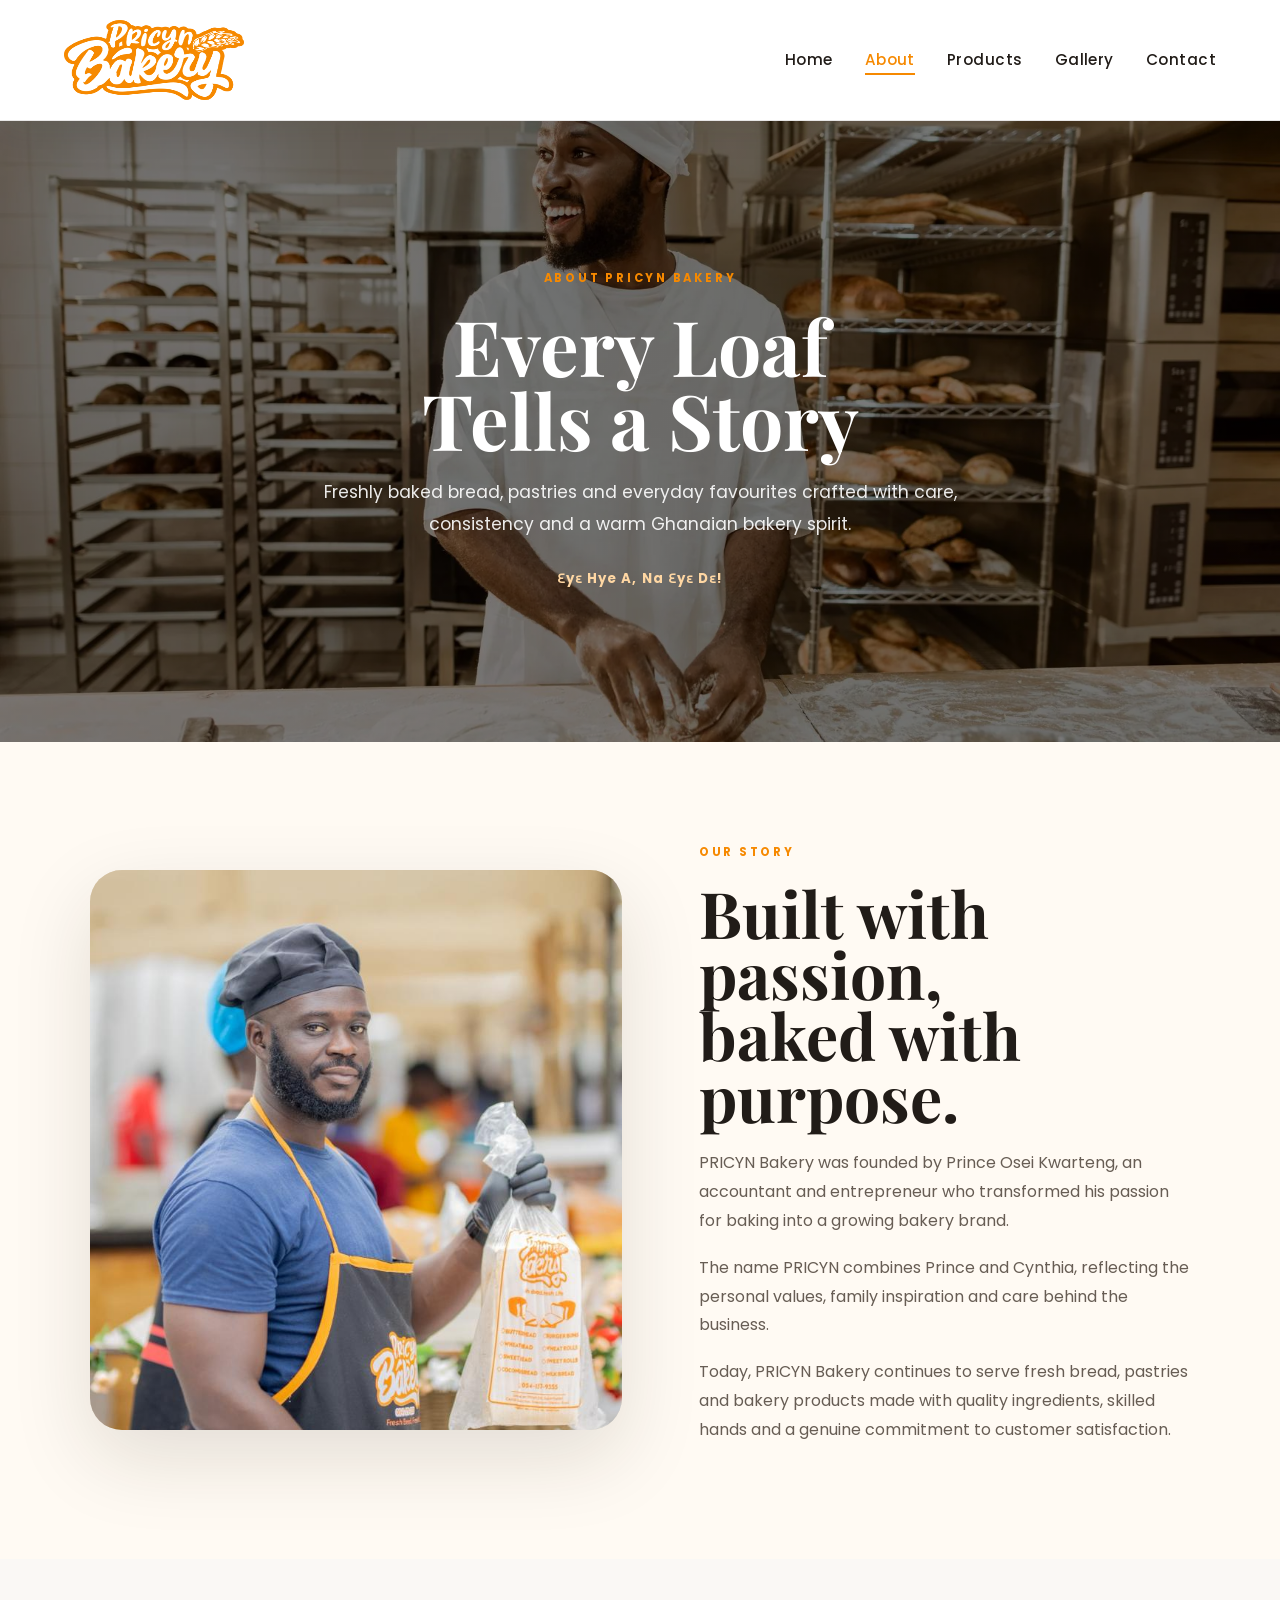
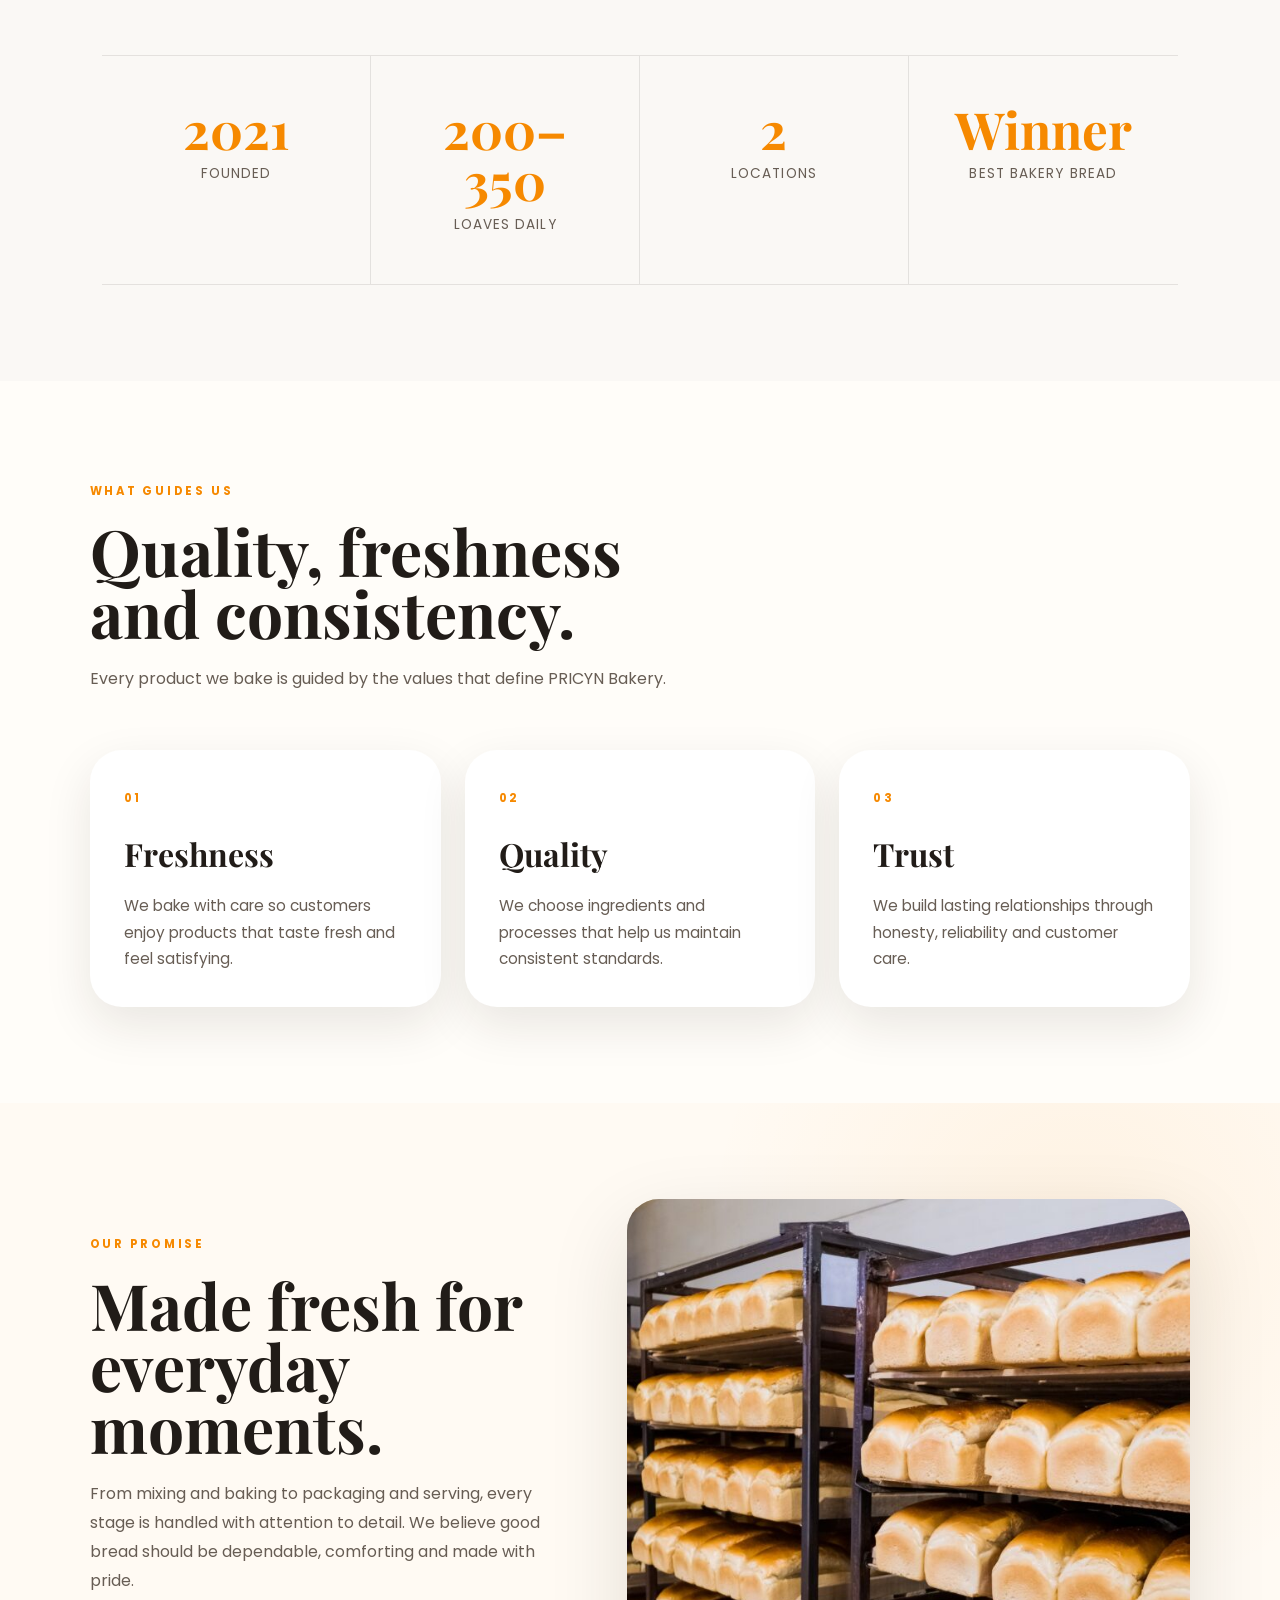
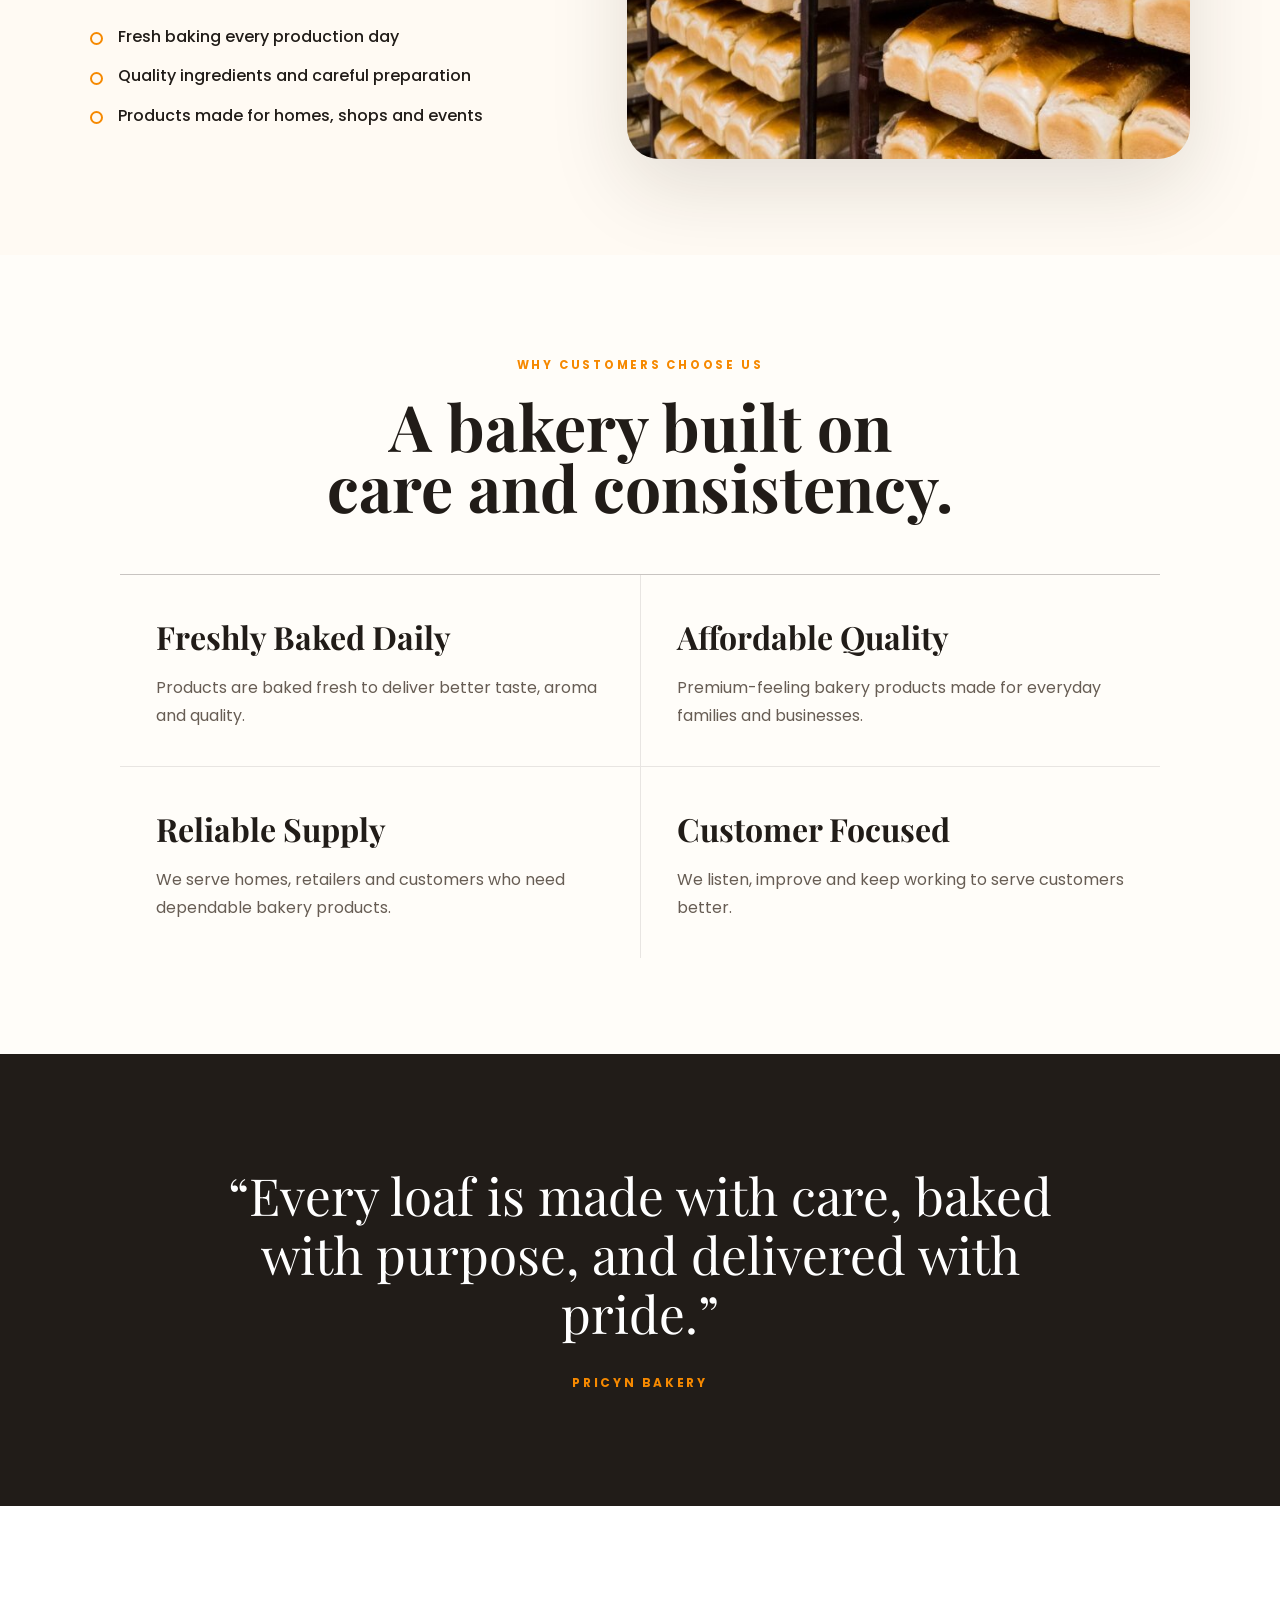
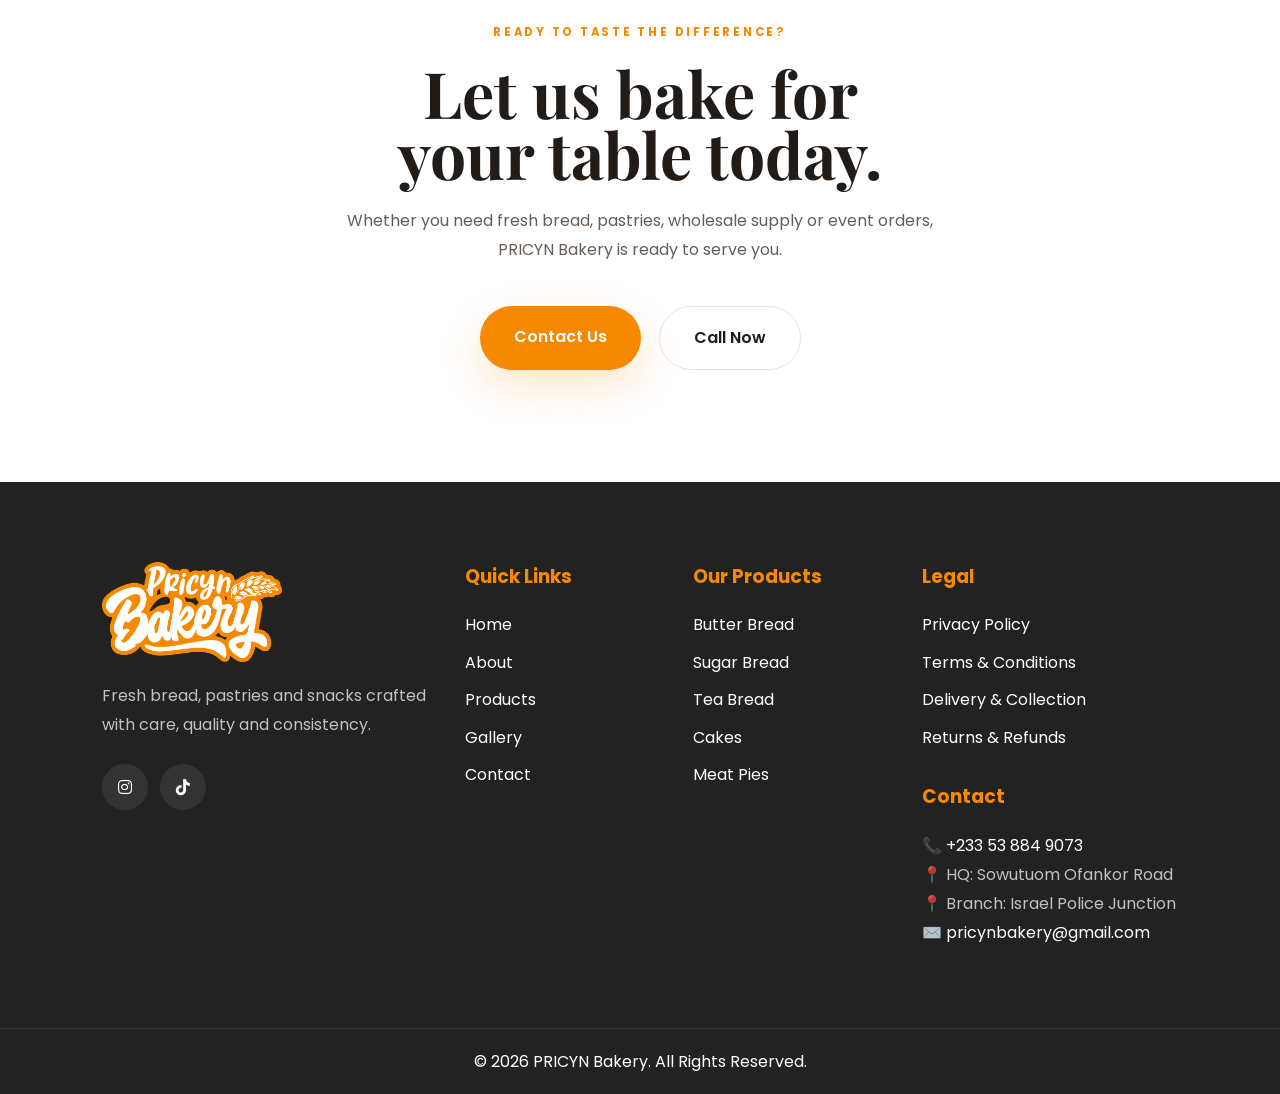
<file: pages/about.html>
<!doctype html>
<html lang="en">
  <head>
    <!-- =====================================
       DOCUMENT METADATA
  ====================================== -->

    <meta charset="UTF-8" />
    <meta name="viewport" content="width=device-width, initial-scale=1.0" />

    <title>
      About PRICYN Bakery | Our Story, Passion & Freshly Baked Tradition
    </title>

    <meta
      name="description"
      content="Learn the story behind PRICYN Bakery, our passion for artisan baking, and our commitment to delivering fresh bread and quality bakery products every day."
    />

    <meta name="robots" content="index, follow" />
    <meta name="author" content="PRICYN Bakery" />
    <meta name="theme-color" content="#F68900" />
    <meta name="color-scheme" content="light" />

    <!-- =====================================
       CANONICAL
  ====================================== -->

    <link rel="canonical" href="https://your-domain.com/pages/about.html" />

    <!-- =====================================
       OPEN GRAPH
  ====================================== -->

    <meta
      property="og:title"
      content="About PRICYN Bakery | Our Story & Passion"
    />

    <meta
      property="og:description"
      content="Discover the story, values and passion behind PRICYN Bakery and how we craft fresh bread and baked goods every day."
    />

    <meta
      property="og:image"
      content="https://your-domain.com/images/hero/about-hero.jpg"
    />

    <meta
      property="og:url"
      content="https://your-domain.com/pages/about.html"
    />

    <meta property="og:type" content="website" />
    <meta property="og:site_name" content="PRICYN Bakery" />
    <meta property="og:locale" content="en_GH" />

    <!-- =====================================
       TWITTER / X
  ====================================== -->

    <meta name="twitter:card" content="summary_large_image" />

    <meta
      name="twitter:title"
      content="About PRICYN Bakery | Our Story & Passion"
    />

    <meta
      name="twitter:description"
      content="Learn about the passion, people and craftsmanship behind PRICYN Bakery."
    />

    <meta
      name="twitter:image"
      content="https://your-domain.com/images/hero/about-hero.jpg"
    />

    <!-- =====================================
       PERFORMANCE
  ====================================== -->

    <link rel="preconnect" href="https://fonts.googleapis.com" />

    <link rel="preconnect" href="https://fonts.gstatic.com" crossorigin />

    <link
      rel="preload"
      as="image"
      href="../images/hero/about-hero.webp"
      fetchpriority="high"
      type="image/webp"
    />

    <!-- =====================================
       FONTS & ICONS
  ====================================== -->

    <link
      href="https://fonts.googleapis.com/css2?family=Playfair+Display:wght@600;700&family=Poppins:wght@300;400;500;600&display=swap"
      rel="stylesheet"
    />

    <link
      rel="stylesheet"
      href="https://cdnjs.cloudflare.com/ajax/libs/font-awesome/6.5.2/css/all.min.css"
    />

    <!-- =====================================
       STYLESHEETS
  ====================================== -->

    <link rel="stylesheet" href="../css/style.css" />
    <link rel="stylesheet" href="../css/about.css" />

    <!-- =====================================
       FAVICONS
  ====================================== -->

    <link rel="icon" href="../images/logo/favicon.ico" sizes="any" />

    <link rel="icon" type="image/svg+xml" href="../images/logo/favicon.svg" />

    <link
      rel="icon"
      type="image/png"
      sizes="96x96"
      href="../images/logo/favicon-96x96.png"
    />

    <link
      rel="apple-touch-icon"
      sizes="180x180"
      href="../images/logo/apple-touch-icon.png"
    />

    <link rel="manifest" href="../images/logo/site.webmanifest" />

    <!-- =====================================
       MOBILE WEB APP
  ====================================== -->

    <meta name="mobile-web-app-capable" content="yes" />

    <meta name="apple-mobile-web-app-capable" content="yes" />

    <meta name="apple-mobile-web-app-status-bar-style" content="default" />

    <meta name="apple-mobile-web-app-title" content="PRICYN Bakery" />

    <meta name="application-name" content="PRICYN Bakery" />

    <!-- =====================================
       LOCAL BUSINESS SCHEMA
  ====================================== -->

    <script type="application/ld+json">
      {
        "@context": "https://schema.org",
        "@type": "Bakery",
        "name": "PRICYN Bakery",
        "url": "https://your-domain.com",
        "logo": "https://your-domain.com/images/logo/pb-prime.png",
        "image": "https://your-domain.com/images/hero/about-hero.jpg",
        "telephone": "+233538849073",
        "email": "pricynbakery@gmail.com",
        "priceRange": "$$",
        "servesCuisine": "Bakery Products",
        "address": {
          "@type": "PostalAddress",
          "streetAddress": "Sowutuom Ofankor Road",
          "addressLocality": "Accra",
          "addressCountry": "GH"
        },
        "openingHoursSpecification": [
          {
            "@type": "OpeningHoursSpecification",
            "dayOfWeek": [
              "Monday",
              "Tuesday",
              "Thursday",
              "Friday",
              "Saturday"
            ],
            "opens": "06:00",
            "closes": "22:00"
          }
        ],
        "sameAs": [
          "https://www.instagram.com/pricyn.bakery",
          "https://www.tiktok.com/@pricyn.bakery"
        ],
        "contactPoint": {
          "@type": "ContactPoint",
          "telephone": "+233538849073",
          "contactType": "customer service",
          "areaServed": "GH",
          "availableLanguage": ["English", "Twi"]
        }
      }
    </script>
  </head>

  <body>
    <!-- =====================================
         PAGE TRANSITION LOADER
    ====================================== -->
    <div class="page-loader">
      <img
        src="../images/logo/pb-prime.png"
        alt="PRICYN Bakery"
        class="page-loader-logo"
      />
    </div>

    <!-- =====================================
         SITE HEADER / NAVIGATION
    ====================================== -->
    <header>
      <nav class="navbar" aria-label="Primary navigation">
        <a href="../index.html" aria-label="PRICYN Bakery home">
          <div class="logo">
            <img
              src="../images/logo/pb-prime.png"
              alt="PRICYN Bakery Logo"
              width="180"
              height="96"
              decoding="async"
            />
          </div>
        </a>

        <button
          type="button"
          class="hamburger"
          aria-label="Toggle navigation menu"
          aria-expanded="false"
        >
          <span></span>
          <span></span>
          <span></span>
        </button>

        <ul class="nav-links">
          <li><a href="../index.html">Home</a></li>
          <li><a href="about.html" aria-current="page">About</a></li>
          <li><a href="products.html">Products</a></li>
          <li><a href="gallery.html">Gallery</a></li>
          <li><a href="contact.html">Contact</a></li>
        </ul>
      </nav>
    </header>

    <!-- =====================================
         ABOUT HERO
    ====================================== -->
    <section class="about-hero">
      <div class="about-hero-overlay">
        <div class="about-hero-content">
          <span>ABOUT PRICYN BAKERY</span>

          <h1>
            Every Loaf<br />
            Tells a Story
          </h1>

          <p>
            Freshly baked bread, pastries and everyday favourites crafted with
            care, consistency and a warm Ghanaian bakery spirit.
          </p>

          <small>Ɛyɛ Hye A, Na Ɛyɛ Dɛ!</small>
        </div>
      </div>
    </section>

    <!-- =====================================
         OUR STORY
    ====================================== -->
    <section class="about-story">
      <div class="about-story-shell">
        <div class="about-story-image">
          <img
            src="../images/about/about-story.jpeg"
            alt="PRICYN Bakery story"
            loading="lazy"
          />
        </div>

        <div class="about-story-copy">
          <span>OUR STORY</span>

          <h2>
            Built with passion,<br />
            baked with purpose.
          </h2>

          <p>
            PRICYN Bakery was founded by Prince Osei Kwarteng, an accountant and
            entrepreneur who transformed his passion for baking into a growing
            bakery brand.
          </p>

          <p>
            The name PRICYN combines Prince and Cynthia, reflecting the personal
            values, family inspiration and care behind the business.
          </p>

          <p>
            Today, PRICYN Bakery continues to serve fresh bread, pastries and
            bakery products made with quality ingredients, skilled hands and a
            genuine commitment to customer satisfaction.
          </p>
        </div>
      </div>
    </section>

    <!-- =====================================
         BUSINESS STATS
    ====================================== -->
    <section class="about-stats">
      <div class="stats-grid">
        <div class="stat-item">
          <h2>2021</h2>
          <p>Founded</p>
        </div>

        <div class="stat-item">
          <h2>200–350</h2>
          <p>Loaves Daily</p>
        </div>

        <div class="stat-item">
          <h2>2</h2>
          <p>Locations</p>
        </div>

        <div class="stat-item">
          <h2>Winner</h2>
          <p>Best Bakery Bread</p>
        </div>
      </div>
    </section>

    <!-- =====================================
         CORE VALUES
    ====================================== -->
    <section class="about-values">
      <div class="about-values-shell">
        <div class="about-section-heading">
          <span>WHAT GUIDES US</span>

          <h2>
            Quality, freshness<br />
            and consistency.
          </h2>

          <p>
            Every product we bake is guided by the values that define PRICYN
            Bakery.
          </p>
        </div>

        <div class="values-grid">
          <article class="value-card">
            <span>01</span>
            <h3>Freshness</h3>
            <p>
              We bake with care so customers enjoy products that taste fresh and
              feel satisfying.
            </p>
          </article>

          <article class="value-card">
            <span>02</span>
            <h3>Quality</h3>
            <p>
              We choose ingredients and processes that help us maintain
              consistent standards.
            </p>
          </article>

          <article class="value-card">
            <span>03</span>
            <h3>Trust</h3>
            <p>
              We build lasting relationships through honesty, reliability and
              customer care.
            </p>
          </article>
        </div>
      </div>
    </section>

    <!-- =====================================
         OUR PROCESS / PROMISE
    ====================================== -->
    <section class="about-process">
      <div class="about-process-shell">
        <div class="about-process-copy">
          <span>OUR PROMISE</span>

          <h2>
            Made fresh for<br />
            everyday moments.
          </h2>

          <p>
            From mixing and baking to packaging and serving, every stage is
            handled with attention to detail. We believe good bread should be
            dependable, comforting and made with pride.
          </p>

          <ul>
            <li>Fresh baking every production day</li>
            <li>Quality ingredients and careful preparation</li>
            <li>Products made for homes, shops and events</li>
          </ul>
        </div>

        <div class="about-process-image">
          <img
            src="../images/gallery/Production process_gallery-1.jpg"
            alt="Bakery production process"
            loading="lazy"
          />
        </div>
      </div>
    </section>

    <!-- =====================================
         WHY CUSTOMERS CHOOSE US
    ====================================== -->
    <section class="about-why">
      <div class="about-section-heading">
        <span>WHY CUSTOMERS CHOOSE US</span>

        <h2>
          A bakery built on<br />
          care and consistency.
        </h2>
      </div>

      <div class="why-list">
        <article>
          <h3>Freshly Baked Daily</h3>
          <p>
            Products are baked fresh to deliver better taste, aroma and quality.
          </p>
        </article>

        <article>
          <h3>Affordable Quality</h3>
          <p>
            Premium-feeling bakery products made for everyday families and
            businesses.
          </p>
        </article>

        <article>
          <h3>Reliable Supply</h3>
          <p>
            We serve homes, retailers and customers who need dependable bakery
            products.
          </p>
        </article>

        <article>
          <h3>Customer Focused</h3>
          <p>We listen, improve and keep working to serve customers better.</p>
        </article>
      </div>
    </section>

    <!-- =====================================
         BRAND QUOTE
    ====================================== -->
    <section class="about-quote">
      <div class="about-quote-shell">
        <p>
          “Every loaf is made with care, baked with purpose, and delivered with
          pride.”
        </p>

        <span>PRICYN BAKERY</span>
      </div>
    </section>

    <!-- =====================================
         ABOUT CALL TO ACTION
    ====================================== -->
    <section class="about-cta">
      <div class="about-cta-shell">
        <span>READY TO TASTE THE DIFFERENCE?</span>

        <h2>
          Let us bake for<br />
          your table today.
        </h2>

        <p>
          Whether you need fresh bread, pastries, wholesale supply or event
          orders, PRICYN Bakery is ready to serve you.
        </p>

        <div class="about-cta-actions">
          <a href="contact.html" class="about-btn primary">Contact Us</a>
          <a href="tel:+233538849073" class="about-btn secondary">Call Now</a>
        </div>
      </div>
    </section>

    <!-- =====================================
         SITE FOOTER
    ====================================== -->
    <!-- =====================================
         SITE FOOTER
    ====================================== -->

    <footer class="footer">
      <div class="footer-container">
        <div class="footer-column footer-brand">
          <a href="../index.html">
            <img
              src="../images/logo/pb-prime.png"
              alt="PRICYN Bakery Logo"
              class="footer-logo"
              loading="lazy"
            />
          </a>

          <p>
            Fresh bread, pastries and snacks crafted with care, quality and
            consistency.
          </p>

          <div
            class="footer-socials"
            aria-label="PRICYN Bakery social media links"
          >
            <a
              href="https://www.instagram.com/pricyn.bakery"
              target="_blank"
              rel="noopener noreferrer"
              aria-label="Follow PRICYN Bakery on Instagram"
            >
              <i class="fa-brands fa-instagram"></i>
            </a>

            <a
              href="https://www.tiktok.com/@pricyn.bakery"
              target="_blank"
              rel="noopener noreferrer"
              aria-label="Follow PRICYN Bakery on TikTok"
            >
              <i class="fa-brands fa-tiktok"></i>
            </a>
          </div>
        </div>

        <div class="footer-column">
          <h3>Quick Links</h3>
          <ul>
            <li><a href="../index.html">Home</a></li>
            <li><a href="../pages/about.html">About</a></li>
            <li><a href="../pages/products.html">Products</a></li>
            <li><a href="../pages/gallery.html">Gallery</a></li>
            <li><a href="../pages/contact.html">Contact</a></li>
          </ul>
        </div>

        <div class="footer-column">
          <h3>Our Products</h3>

          <ul>
            <li><a href="../pages/products.html">Butter Bread</a></li>
            <li><a href="../pages/products.html">Sugar Bread</a></li>
            <li><a href="../pages/products.html">Tea Bread</a></li>
            <li><a href="../pages/products.html">Cakes</a></li>
            <li><a href="../pages/products.html">Meat Pies</a></li>
          </ul>
        </div>

        <div class="footer-column">
          <h3>Legal</h3>

          <ul>
            <li>
              <a href="../pages/privacy.html"> Privacy Policy </a>
            </li>

            <li>
              <a href="../pages/terms.html"> Terms &amp; Conditions </a>
            </li>

            <li>
              <a href="../pages/delivery.html"> Delivery &amp; Collection </a>
            </li>

            <li>
              <a href="../pages/refunds.html"> Returns &amp; Refunds </a>
            </li>
          </ul>

          <h3 class="footer-contact-heading">Contact</h3>

          <p>
            📞
            <a href="tel:+233538849073"> +233 53 884 9073 </a>
          </p>

          <p>📍 HQ: Sowutuom Ofankor Road</p>

          <p>📍 Branch: Israel Police Junction</p>

          <p>
            ✉️
            <a href="mailto:pricynbakery@gmail.com"> pricynbakery@gmail.com </a>
          </p>
        </div>
      </div>

      <div class="footer-bottom">
        <p>© 2026 PRICYN Bakery. All Rights Reserved.</p>
      </div>
    </footer>

    <!-- =====================================
         BACK TO TOP
    ====================================== -->
    <button
      id="backToTop"
      class="back-to-top"
      type="button"
      aria-label="Back to top"
    >
      ↑
    </button>

    <!-- =====================================
         JAVASCRIPT
    ====================================== -->
    <script src="../js/about.js"></script>
    <script src="../js/navigation.js"></script>
  </body>
</html>
</file>
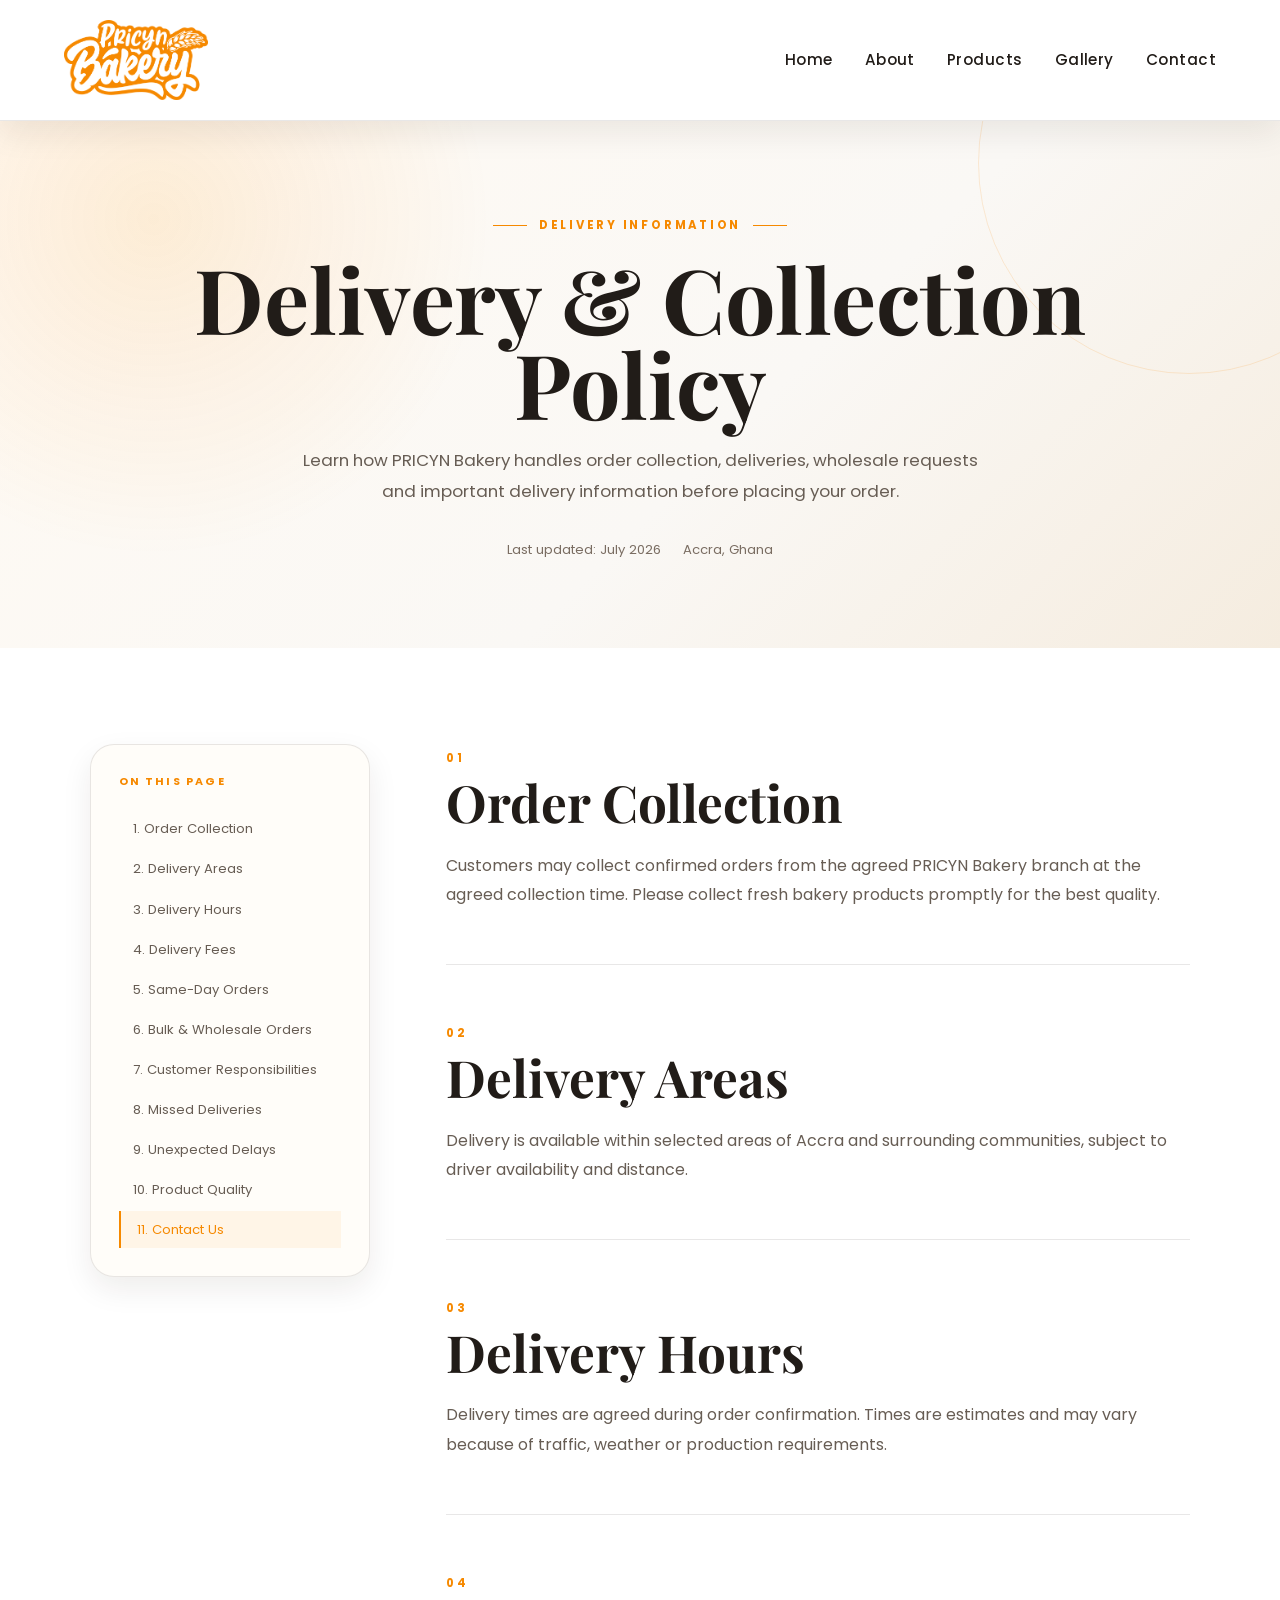
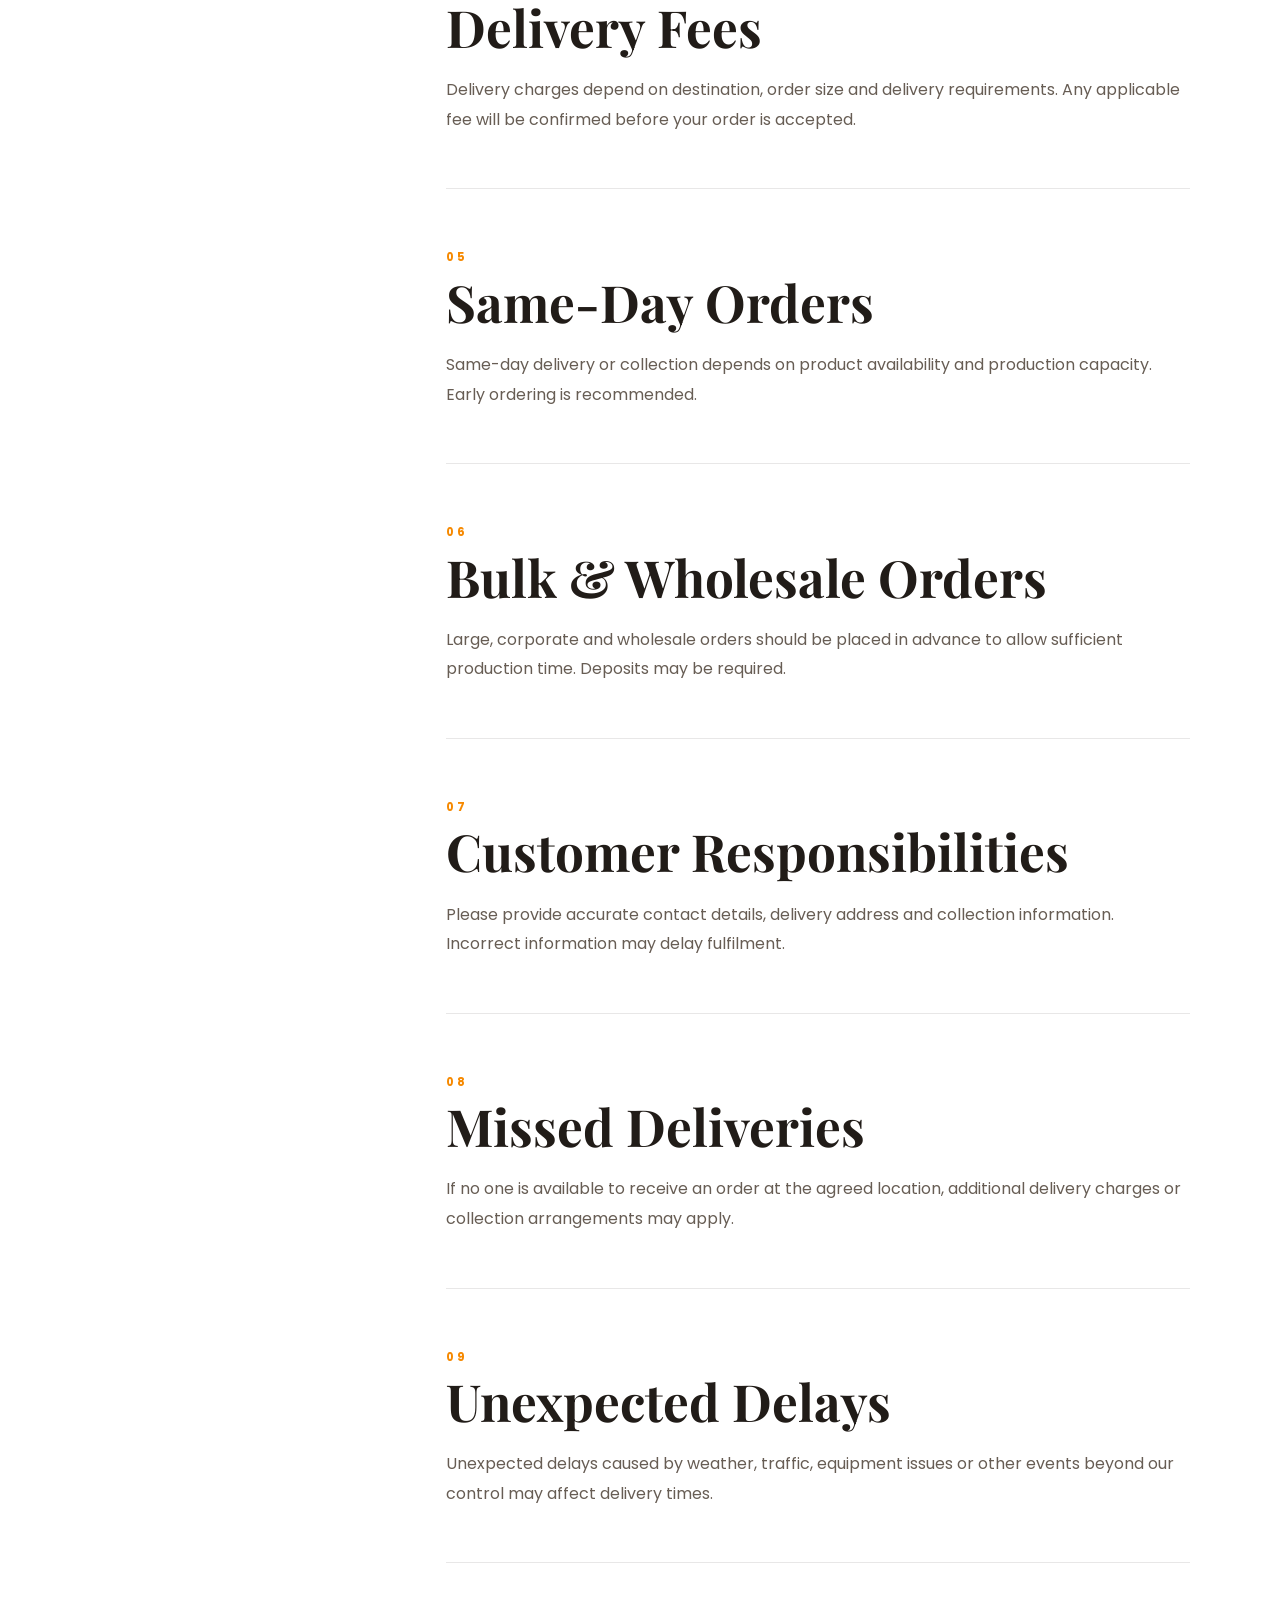
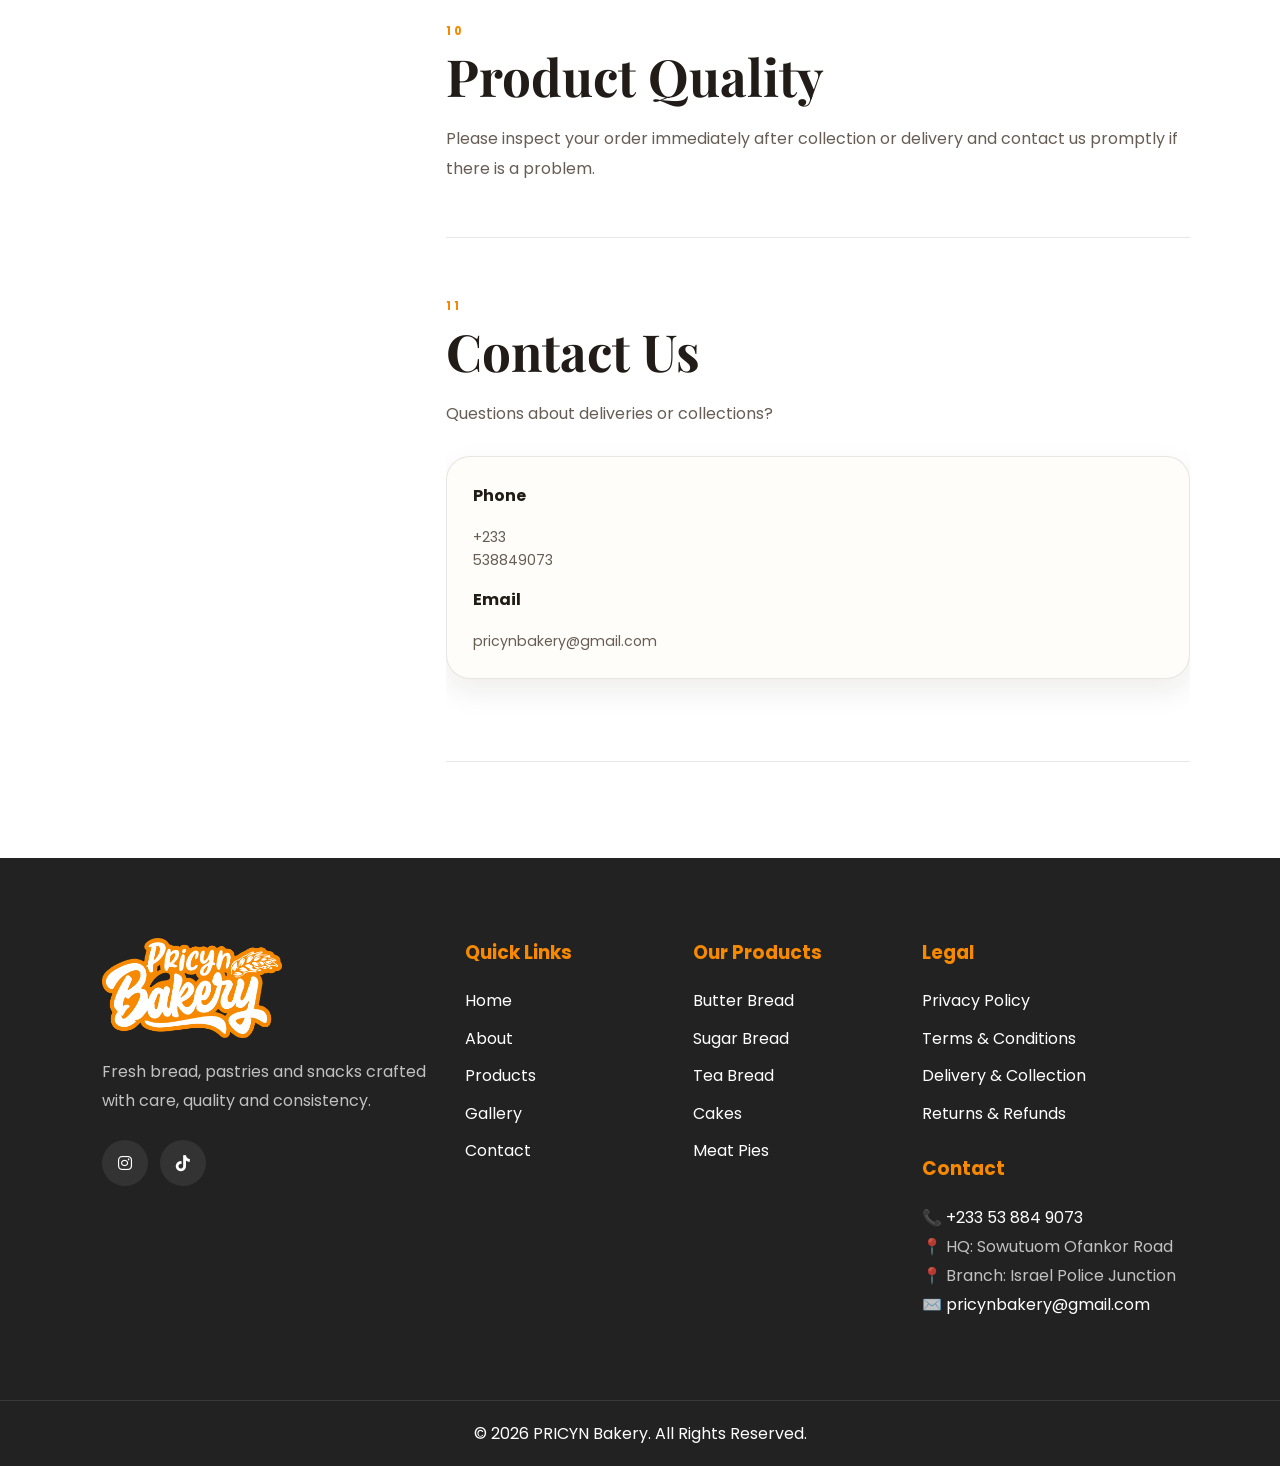
<file: pages/delivery.html>
<!doctype html>
<html lang="en">
  <head>
    <!-- =====================================
       DOCUMENT METADATA
  ====================================== -->

    <meta charset="UTF-8" />
    <meta name="viewport" content="width=device-width, initial-scale=1.0" />

    <title>Delivery & Collection Policy | PRICYN Bakery</title>

    <meta
      name="description"
      content="Read the PRICYN Bakery Delivery & Collection Policy including collection times, delivery areas, wholesale orders and important customer information."
    />

    <meta name="robots" content="index, follow" />
    <meta name="author" content="PRICYN Bakery" />
    <meta name="theme-color" content="#F68900" />
    <meta name="color-scheme" content="light" />

    <!-- =====================================
       CANONICAL
  ====================================== -->

    <link rel="canonical" href="https://your-domain.com/pages/delivery.html" />

    <!-- =====================================
       OPEN GRAPH
  ====================================== -->

    <meta
      property="og:title"
      content="Delivery & Collection Policy | PRICYN Bakery"
    />

    <meta
      property="og:description"
      content="Learn how PRICYN Bakery handles order collection, delivery areas, fees, wholesale orders and customer responsibilities."
    />

    <meta
      property="og:image"
      content="https://your-domain.com/images/hero/hero.jpg"
    />

    <meta
      property="og:url"
      content="https://your-domain.com/pages/delivery.html"
    />

    <meta property="og:type" content="website" />
    <meta property="og:site_name" content="PRICYN Bakery" />
    <meta property="og:locale" content="en_GH" />

    <!-- =====================================
       TWITTER / X
  ====================================== -->

    <meta name="twitter:card" content="summary_large_image" />

    <meta
      name="twitter:title"
      content="Delivery & Collection Policy | PRICYN Bakery"
    />

    <meta
      name="twitter:description"
      content="Learn how PRICYN Bakery handles order collection, delivery areas, fees, wholesale orders and customer responsibilities."
    />

    <meta
      name="twitter:image"
      content="https://your-domain.com/images/hero/hero.jpg"
    />

    <!-- =====================================
       PERFORMANCE
  ====================================== -->

    <link rel="preconnect" href="https://fonts.googleapis.com" />

    <link rel="preconnect" href="https://fonts.gstatic.com" crossorigin />

    <!-- =====================================
       FONTS & ICONS
  ====================================== -->

    <link
      href="https://fonts.googleapis.com/css2?family=Playfair+Display:wght@600;700&family=Poppins:wght@300;400;500;600&display=swap"
      rel="stylesheet"
    />

    <link
      rel="stylesheet"
      href="https://cdnjs.cloudflare.com/ajax/libs/font-awesome/6.5.2/css/all.min.css"
    />

    <!-- =====================================
       STYLESHEETS
  ====================================== -->

    <link rel="stylesheet" href="../css/style.css" />
    <link rel="stylesheet" href="../css/privacy.css" />

    <!-- =====================================
       FAVICONS
  ====================================== -->

    <link rel="icon" href="../images/logo/favicon.ico" sizes="any" />

    <link rel="icon" type="image/svg+xml" href="../images/logo/favicon.svg" />

    <link
      rel="icon"
      type="image/png"
      sizes="96x96"
      href="../images/logo/favicon-96x96.png"
    />

    <link
      rel="apple-touch-icon"
      sizes="180x180"
      href="../images/logo/apple-touch-icon.png"
    />

    <link rel="manifest" href="../images/logo/site.webmanifest" />

    <!-- =====================================
       MOBILE WEB APP
  ====================================== -->

    <meta name="mobile-web-app-capable" content="yes" />

    <meta name="apple-mobile-web-app-capable" content="yes" />

    <meta name="apple-mobile-web-app-status-bar-style" content="default" />

    <meta name="apple-mobile-web-app-title" content="PRICYN Bakery" />

    <meta name="application-name" content="PRICYN Bakery" />
  </head>

  <body>
    <!-- =====================================
         HEADER
    ====================================== -->

    <header>
      <nav class="navbar">
        <a href="../index.html">
          <div class="logo">
            <img
              src="../images/logo/pb-prime.png"
              alt="PRICYN Bakery Logo"
              loading="lazy"
            />
          </div>
        </a>

        <div class="hamburger">
          <span></span>
          <span></span>
          <span></span>
        </div>

        <ul class="nav-links">
          <li><a href="../index.html">Home</a></li>

          <li><a href="about.html">About</a></li>

          <li><a href="products.html">Products</a></li>

          <li><a href="gallery.html">Gallery</a></li>

          <li><a href="contact.html">Contact</a></li>
        </ul>
      </nav>
    </header>

    <main>
      <section class="privacy-hero">
        <div class="privacy-hero-shell">
          <span class="privacy-kicker">DELIVERY INFORMATION</span>

          <h1>Delivery & Collection Policy</h1>

          <p>
            Learn how PRICYN Bakery handles order collection, deliveries,
            wholesale requests and important delivery information before placing
            your order.
          </p>

          <div class="privacy-meta">
            <span>Last updated: July 2026</span>
            <span>Accra, Ghana</span>
          </div>
        </div>
      </section>

      <section class="privacy-content">
        <div class="privacy-layout">
          <aside class="privacy-sidebar">
            <div class="privacy-sidebar-card">
              <span>ON THIS PAGE</span>

              <nav>
                <a href="#collection">1. Order Collection</a>
                <a href="#delivery-area">2. Delivery Areas</a>
                <a href="#delivery-hours">3. Delivery Hours</a>
                <a href="#fees">4. Delivery Fees</a>
                <a href="#same-day">5. Same-Day Orders</a>
                <a href="#bulk">6. Bulk & Wholesale Orders</a>
                <a href="#customer">7. Customer Responsibilities</a>
                <a href="#failed">8. Missed Deliveries</a>
                <a href="#delays">9. Unexpected Delays</a>
                <a href="#quality">10. Product Quality</a>
                <a href="#contact">11. Contact Us</a>
              </nav>
            </div>
          </aside>

          <article class="privacy-policy">
            <section class="policy-section" id="collection">
              <span class="policy-number">01</span>
              <h2>Order Collection</h2>
              <p>
                Customers may collect confirmed orders from the agreed PRICYN
                Bakery branch at the agreed collection time. Please collect
                fresh bakery products promptly for the best quality.
              </p>
            </section>

            <section class="policy-section" id="delivery-area">
              <span class="policy-number">02</span>
              <h2>Delivery Areas</h2>
              <p>
                Delivery is available within selected areas of Accra and
                surrounding communities, subject to driver availability and
                distance.
              </p>
            </section>

            <section class="policy-section" id="delivery-hours">
              <span class="policy-number">03</span>
              <h2>Delivery Hours</h2>
              <p>
                Delivery times are agreed during order confirmation. Times are
                estimates and may vary because of traffic, weather or production
                requirements.
              </p>
            </section>

            <section class="policy-section" id="fees">
              <span class="policy-number">04</span>
              <h2>Delivery Fees</h2>
              <p>
                Delivery charges depend on destination, order size and delivery
                requirements. Any applicable fee will be confirmed before your
                order is accepted.
              </p>
            </section>

            <section class="policy-section" id="same-day">
              <span class="policy-number">05</span>
              <h2>Same-Day Orders</h2>
              <p>
                Same-day delivery or collection depends on product availability
                and production capacity. Early ordering is recommended.
              </p>
            </section>

            <section class="policy-section" id="bulk">
              <span class="policy-number">06</span>
              <h2>Bulk & Wholesale Orders</h2>
              <p>
                Large, corporate and wholesale orders should be placed in
                advance to allow sufficient production time. Deposits may be
                required.
              </p>
            </section>

            <section class="policy-section" id="customer">
              <span class="policy-number">07</span>
              <h2>Customer Responsibilities</h2>
              <p>
                Please provide accurate contact details, delivery address and
                collection information. Incorrect information may delay
                fulfilment.
              </p>
            </section>

            <section class="policy-section" id="failed">
              <span class="policy-number">08</span>
              <h2>Missed Deliveries</h2>
              <p>
                If no one is available to receive an order at the agreed
                location, additional delivery charges or collection arrangements
                may apply.
              </p>
            </section>

            <section class="policy-section" id="delays">
              <span class="policy-number">09</span>
              <h2>Unexpected Delays</h2>
              <p>
                Unexpected delays caused by weather, traffic, equipment issues
                or other events beyond our control may affect delivery times.
              </p>
            </section>

            <section class="policy-section" id="quality">
              <span class="policy-number">10</span>
              <h2>Product Quality</h2>
              <p>
                Please inspect your order immediately after collection or
                delivery and contact us promptly if there is a problem.
              </p>
            </section>

            <section class="policy-section" id="contact">
              <span class="policy-number">11</span>
              <h2>Contact Us</h2>
              <p>Questions about deliveries or collections?</p>
              <div class="privacy-contact-card">
                <div>
                  <strong>Phone</strong><br /><a href="tel:+233538849073"
                    >+233 538849073</a
                  >
                </div>
                <div>
                  <strong>Email</strong><br /><a
                    href="mailto:pricynbakery@gmail.com"
                    >pricynbakery@gmail.com</a
                  >
                </div>
              </div>
            </section>
          </article>
        </div>
      </section>
    </main>

    <!-- =====================================
         SITE FOOTER
    ====================================== -->
    <!-- =====================================
         SITE FOOTER
    ====================================== -->

    <footer class="footer">
      <div class="footer-container">
        <div class="footer-column footer-brand">
          <a href="../index.html">
            <img
              src="../images/logo/pb-prime.png"
              alt="PRICYN Bakery Logo"
              class="footer-logo"
              loading="lazy"
            />
          </a>

          <p>
            Fresh bread, pastries and snacks crafted with care, quality and
            consistency.
          </p>

          <div
            class="footer-socials"
            aria-label="PRICYN Bakery social media links"
          >
            <a
              href="https://www.instagram.com/pricyn.bakery"
              target="_blank"
              rel="noopener noreferrer"
              aria-label="Follow PRICYN Bakery on Instagram"
            >
              <i class="fa-brands fa-instagram"></i>
            </a>

            <a
              href="https://www.tiktok.com/@pricyn.bakery"
              target="_blank"
              rel="noopener noreferrer"
              aria-label="Follow PRICYN Bakery on TikTok"
            >
              <i class="fa-brands fa-tiktok"></i>
            </a>
          </div>
        </div>

        <div class="footer-column">
          <h3>Quick Links</h3>
          <ul>
            <li><a href="../index.html">Home</a></li>
            <li><a href="../pages/about.html">About</a></li>
            <li><a href="../pages/products.html">Products</a></li>
            <li><a href="../pages/gallery.html">Gallery</a></li>
            <li><a href="../pages/contact.html">Contact</a></li>
          </ul>
        </div>

        <div class="footer-column">
          <h3>Our Products</h3>

          <ul>
            <li><a href="../pages/products.html">Butter Bread</a></li>
            <li><a href="../pages/products.html">Sugar Bread</a></li>
            <li><a href="../pages/products.html">Tea Bread</a></li>
            <li><a href="../pages/products.html">Cakes</a></li>
            <li><a href="../pages/products.html">Meat Pies</a></li>
          </ul>
        </div>

        <div class="footer-column">
          <h3>Legal</h3>

          <ul>
            <li>
              <a href="../pages/privacy.html"> Privacy Policy </a>
            </li>

            <li>
              <a href="../pages/terms.html"> Terms &amp; Conditions </a>
            </li>

            <li>
              <a href="../pages/delivery.html"> Delivery &amp; Collection </a>
            </li>

            <li>
              <a href="../pages/refunds.html"> Returns &amp; Refunds </a>
            </li>
          </ul>

          <h3 class="footer-contact-heading">Contact</h3>

          <p>
            📞
            <a href="tel:+233538849073"> +233 53 884 9073 </a>
          </p>

          <p>📍 HQ: Sowutuom Ofankor Road</p>

          <p>📍 Branch: Israel Police Junction</p>

          <p>
            ✉️
            <a href="mailto:pricynbakery@gmail.com"> pricynbakery@gmail.com </a>
          </p>
        </div>
      </div>

      <div class="footer-bottom">
        <p>© 2026 PRICYN Bakery. All Rights Reserved.</p>
      </div>
    </footer>

    <script src="../js/privacy.js"></script>
    <script src="../js/navigation.js"></script>
  </body>
</html>
</file>
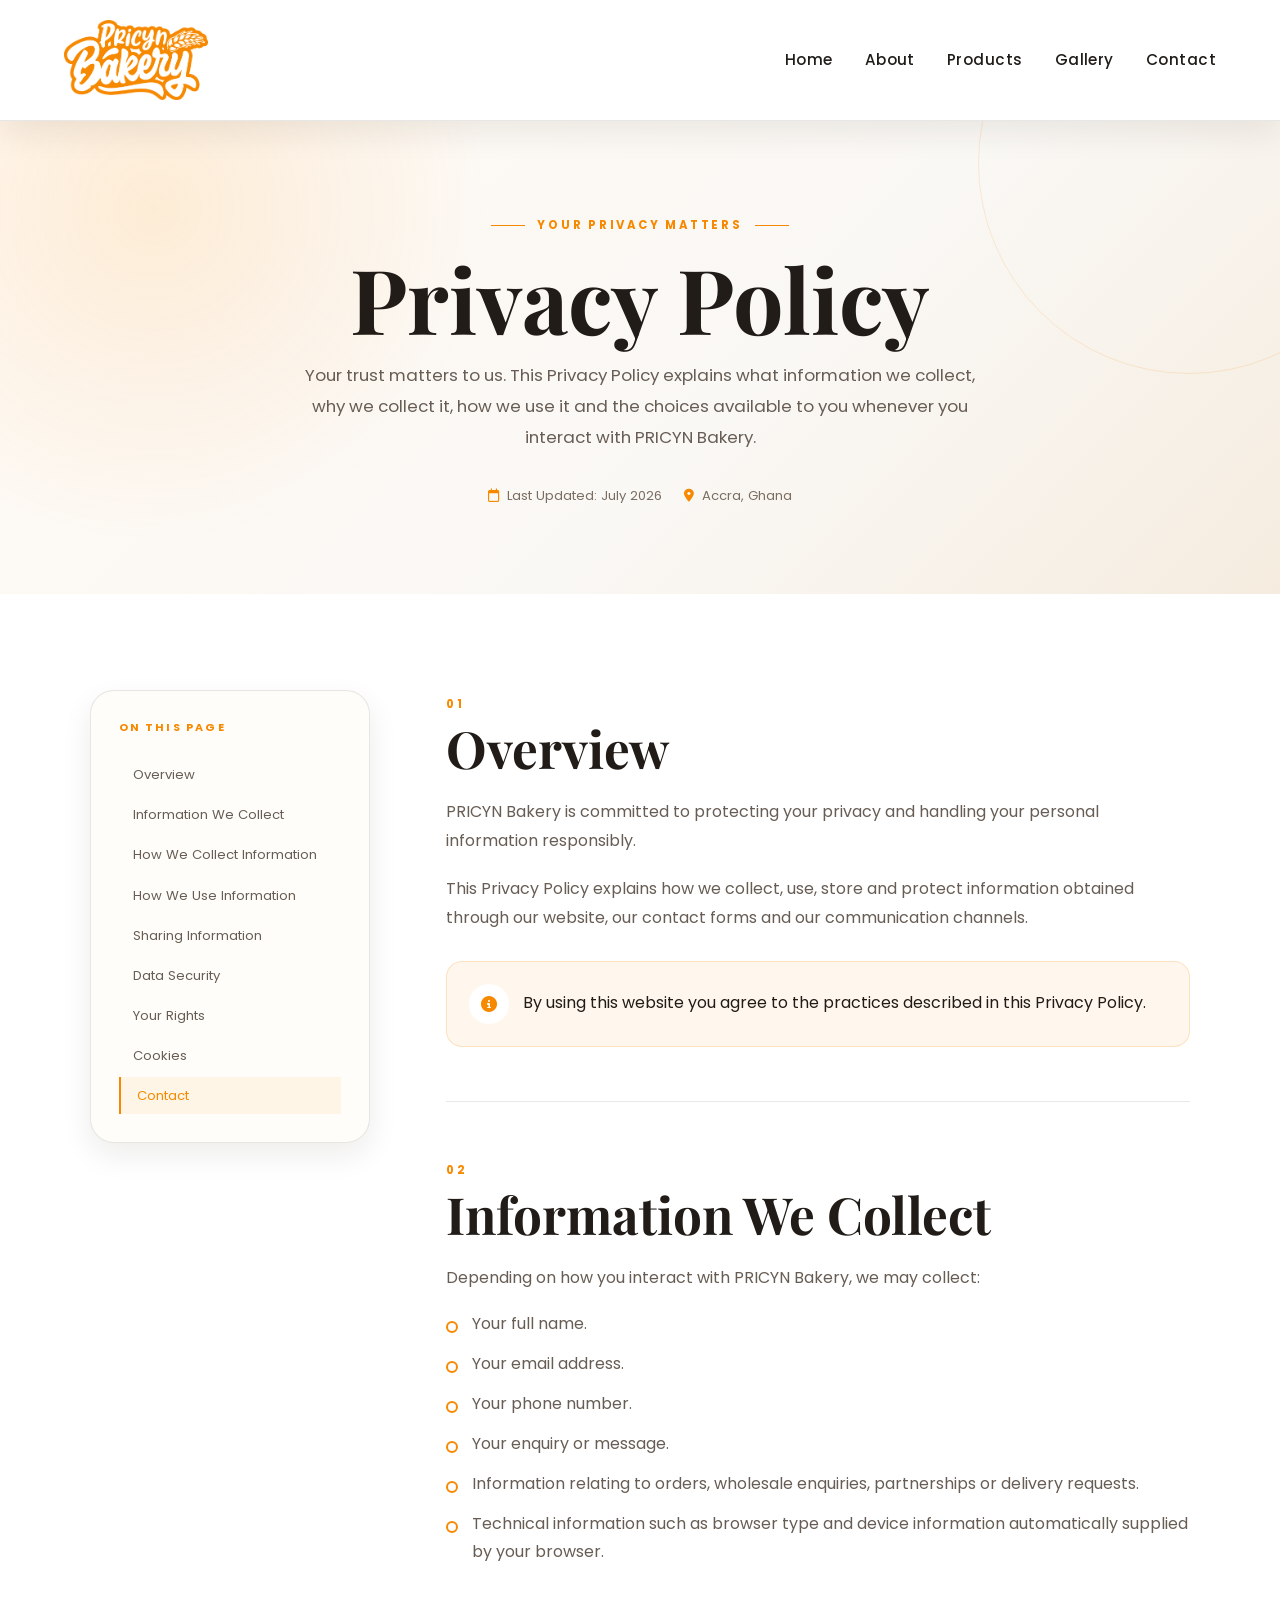
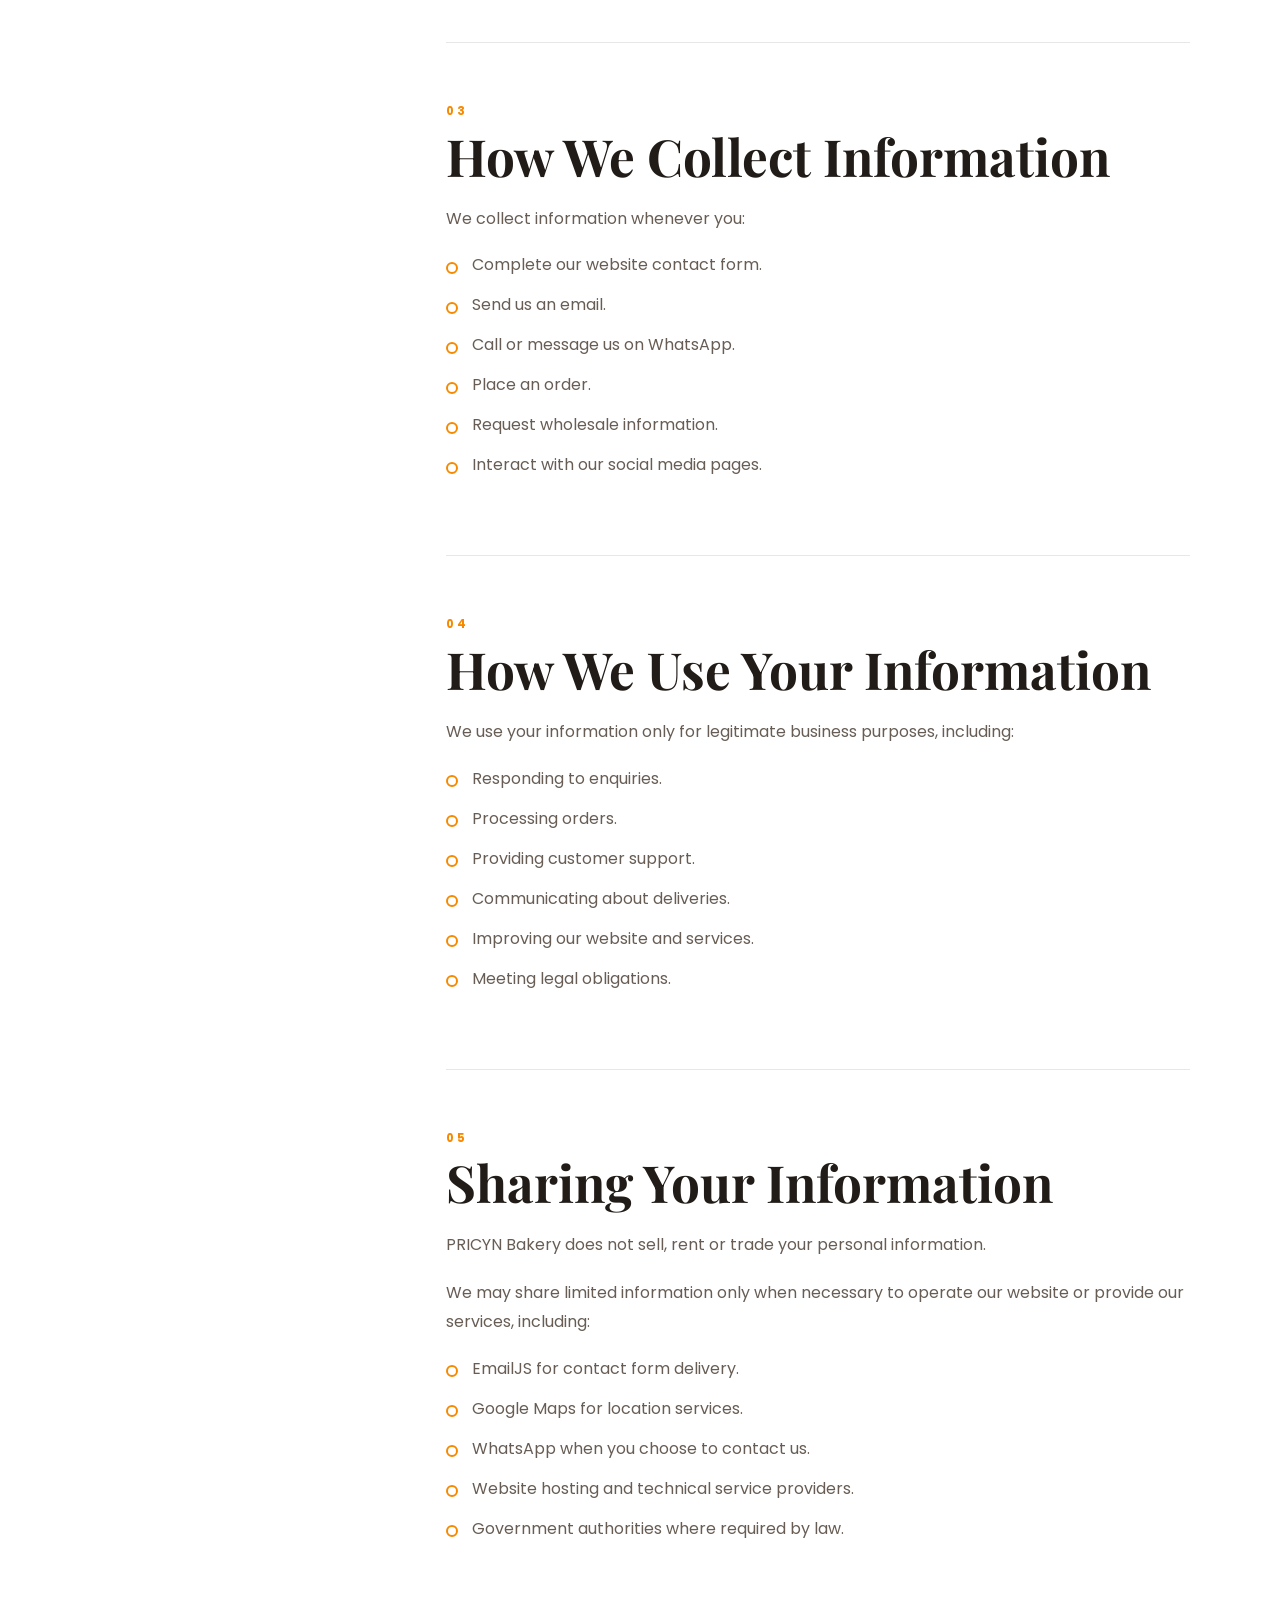
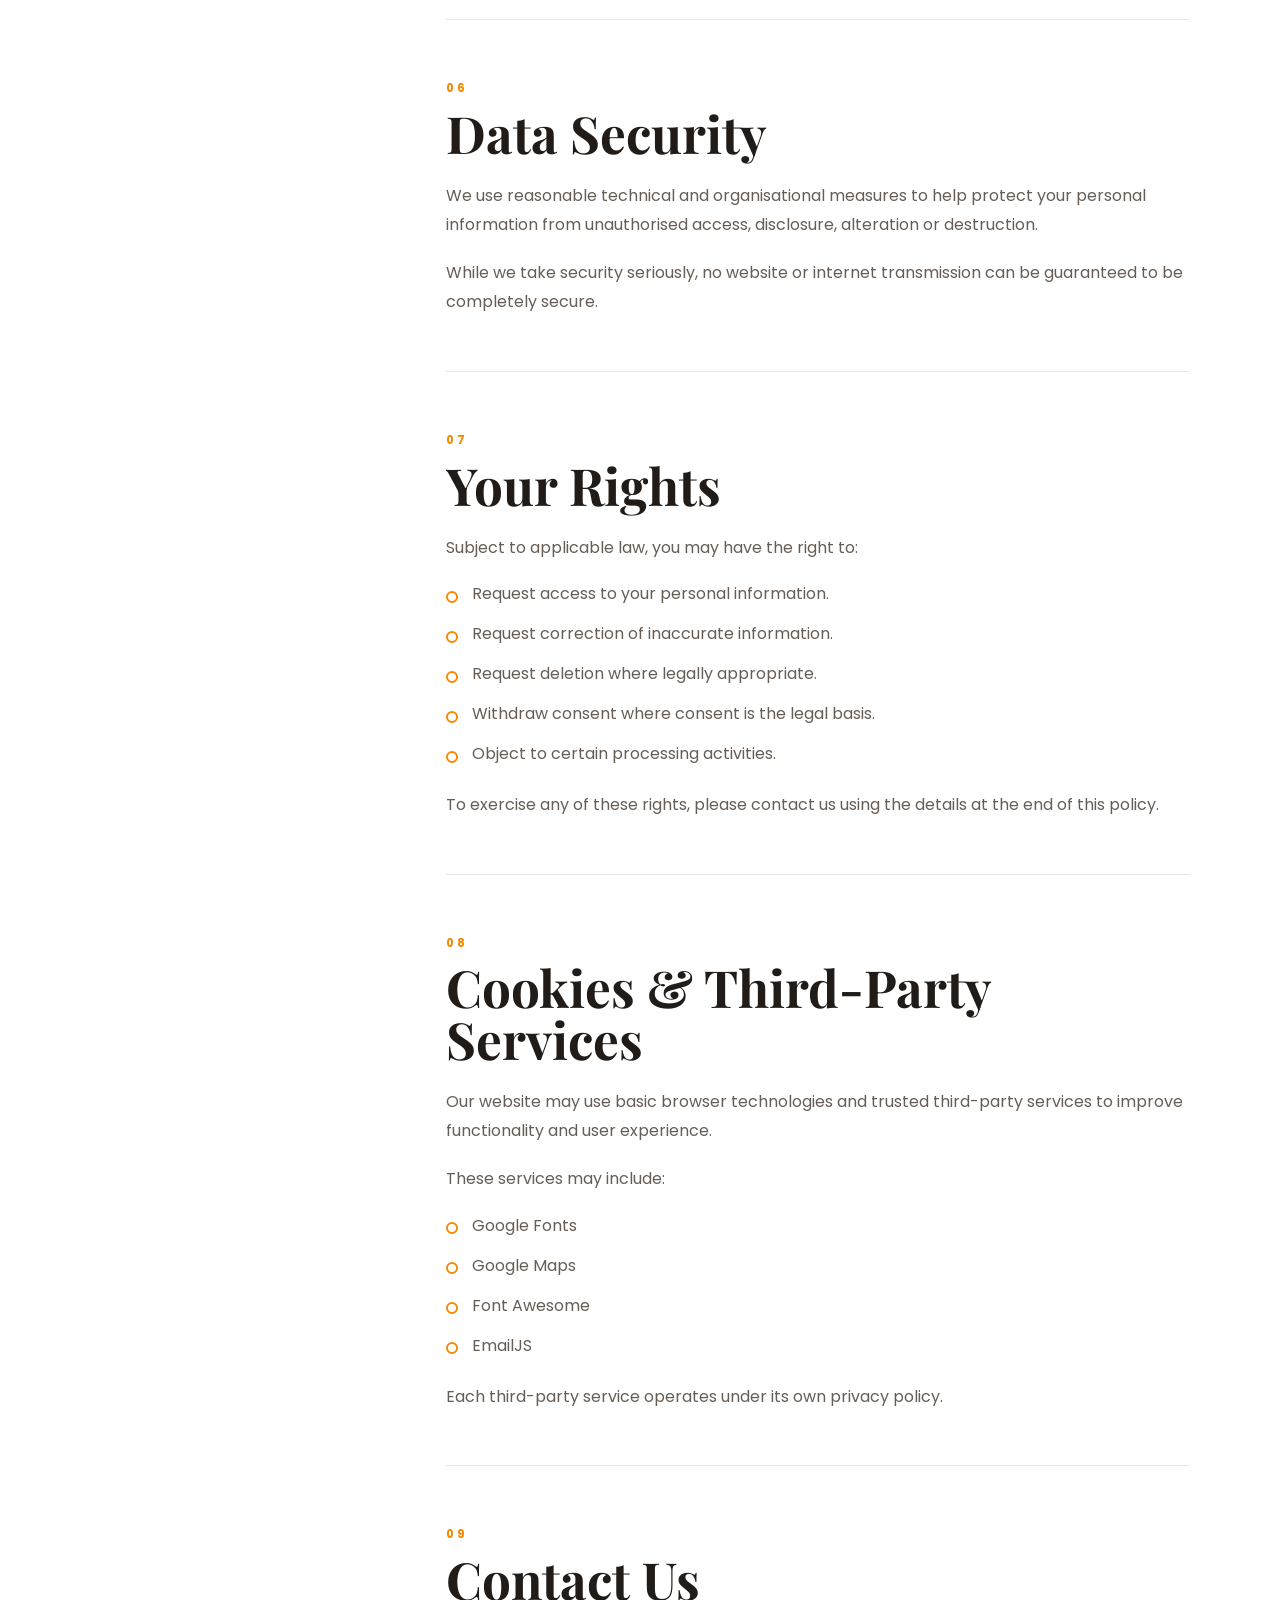
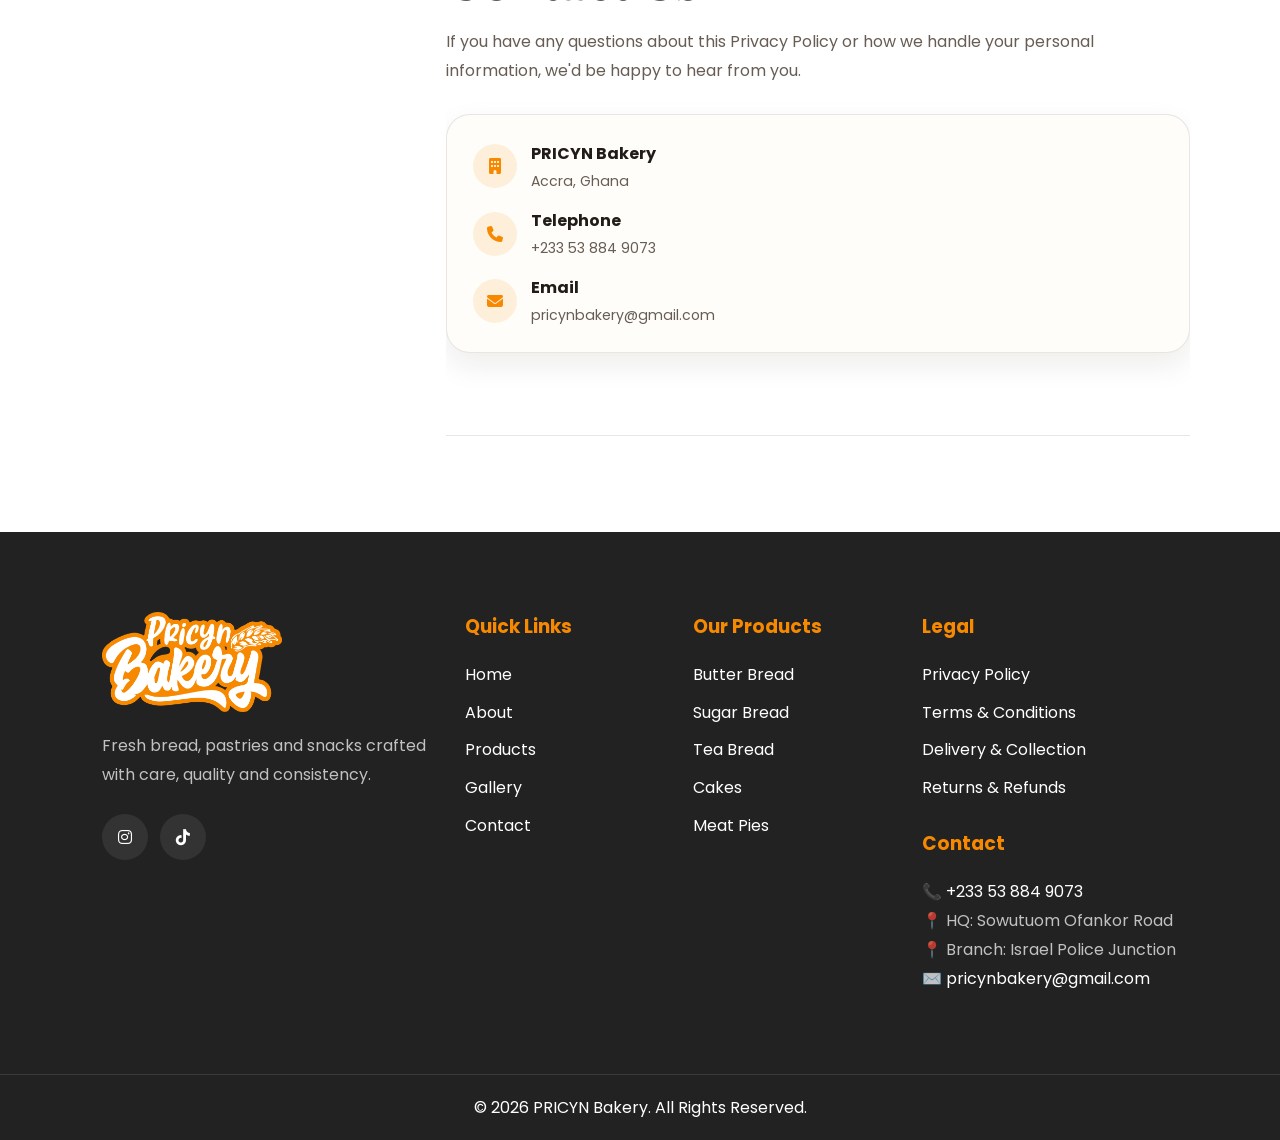
<file: pages/privacy.html>
<!doctype html>
<html lang="en">
  <head>
    <!-- =====================================
       DOCUMENT METADATA
  ====================================== -->

    <meta charset="UTF-8" />
    <meta name="viewport" content="width=device-width, initial-scale=1.0" />

    <title>Privacy Policy | PRICYN Bakery</title>

    <meta
      name="description"
      content="Read the PRICYN Bakery Privacy Policy to understand how we collect, use, protect and manage personal information submitted through our website."
    />

    <meta name="robots" content="index, follow" />
    <meta name="author" content="PRICYN Bakery" />
    <meta name="theme-color" content="#F68900" />
    <meta name="color-scheme" content="light" />

    <!-- =====================================
       CANONICAL
  ====================================== -->

    <link rel="canonical" href="https://your-domain.com/pages/privacy.html" />

    <!-- =====================================
       OPEN GRAPH
  ====================================== -->

    <meta property="og:title" content="Privacy Policy | PRICYN Bakery" />

    <meta
      property="og:description"
      content="Learn how PRICYN Bakery collects, uses and protects personal information submitted through its website."
    />

    <meta
      property="og:image"
      content="https://your-domain.com/images/hero/hero.jpg"
    />

    <meta
      property="og:url"
      content="https://your-domain.com/pages/privacy.html"
    />

    <meta property="og:type" content="website" />
    <meta property="og:site_name" content="PRICYN Bakery" />
    <meta property="og:locale" content="en_GH" />

    <!-- =====================================
       TWITTER / X
  ====================================== -->

    <meta name="twitter:card" content="summary_large_image" />

    <meta name="twitter:title" content="Privacy Policy | PRICYN Bakery" />

    <meta
      name="twitter:description"
      content="Learn how PRICYN Bakery collects, uses and protects personal information submitted through its website."
    />

    <meta
      name="twitter:image"
      content="https://your-domain.com/images/hero/hero.jpg"
    />

    <!-- =====================================
       PERFORMANCE
  ====================================== -->

    <link rel="preconnect" href="https://fonts.googleapis.com" />

    <link rel="preconnect" href="https://fonts.gstatic.com" crossorigin />

    <!-- =====================================
       FONTS & ICONS
  ====================================== -->

    <link
      href="https://fonts.googleapis.com/css2?family=Playfair+Display:wght@600;700&family=Poppins:wght@300;400;500;600&display=swap"
      rel="stylesheet"
    />

    <link
      rel="stylesheet"
      href="https://cdnjs.cloudflare.com/ajax/libs/font-awesome/6.5.2/css/all.min.css"
    />

    <!-- =====================================
       STYLESHEETS
  ====================================== -->

    <link rel="stylesheet" href="../css/style.css" />
    <link rel="stylesheet" href="../css/privacy.css" />

    <!-- =====================================
       FAVICONS
  ====================================== -->

    <link rel="icon" href="../images/logo/favicon.ico" sizes="any" />

    <link rel="icon" type="image/svg+xml" href="../images/logo/favicon.svg" />

    <link
      rel="icon"
      type="image/png"
      sizes="96x96"
      href="../images/logo/favicon-96x96.png"
    />

    <link
      rel="apple-touch-icon"
      sizes="180x180"
      href="../images/logo/apple-touch-icon.png"
    />

    <link rel="manifest" href="../images/logo/site.webmanifest" />

    <!-- =====================================
       MOBILE WEB APP
  ====================================== -->

    <meta name="mobile-web-app-capable" content="yes" />

    <meta name="apple-mobile-web-app-capable" content="yes" />

    <meta name="apple-mobile-web-app-status-bar-style" content="default" />

    <meta name="apple-mobile-web-app-title" content="PRICYN Bakery" />

    <meta name="application-name" content="PRICYN Bakery" />
  </head>

  <body id="top">
    <!-- =====================================
         PAGE LOADER
    ====================================== -->

    <div class="page-loader">
      <img
        src="../images/logo/pb-prime.png"
        alt="PRICYN Bakery"
        class="page-loader-logo"
      />
    </div>

    <!-- =====================================
         HEADER
    ====================================== -->

    <header>
      <nav class="navbar">
        <a href="../index.html">
          <div class="logo">
            <img
              src="../images/logo/pb-prime.png"
              alt="PRICYN Bakery Logo"
              loading="lazy"
            />
          </div>
        </a>

        <div class="hamburger">
          <span></span>
          <span></span>
          <span></span>
        </div>

        <ul class="nav-links">
          <li><a href="../index.html">Home</a></li>

          <li><a href="about.html">About</a></li>

          <li><a href="products.html">Products</a></li>

          <li><a href="gallery.html">Gallery</a></li>

          <li><a href="contact.html">Contact</a></li>
        </ul>
      </nav>
    </header>

    <main>
      <!-- =====================================
           PRIVACY HERO
      ====================================== -->

      <section class="privacy-hero">
        <div class="privacy-hero-shell">
          <span class="privacy-kicker">YOUR PRIVACY MATTERS</span>

          <h1>Privacy Policy</h1>

          <p>
            Your trust matters to us. This Privacy Policy explains what
            information we collect, why we collect it, how we use it and the
            choices available to you whenever you interact with PRICYN Bakery.
          </p>

          <div class="privacy-meta">
            <span>
              <i class="fa-regular fa-calendar"></i>
              Last Updated: July 2026
            </span>

            <span>
              <i class="fa-solid fa-location-dot"></i>
              Accra, Ghana
            </span>
          </div>
        </div>
      </section>

      <!-- =====================================
           PRIVACY CONTENT
      ====================================== -->

      <section class="privacy-content">
        <div class="privacy-layout">
          <!-- ==========================
               SIDEBAR
          =========================== -->

          <aside class="privacy-sidebar">
            <div class="privacy-sidebar-card">
              <span>ON THIS PAGE</span>

              <nav>
                <a href="#overview">Overview</a>

                <a href="#information"> Information We Collect </a>

                <a href="#collection"> How We Collect Information </a>

                <a href="#usage"> How We Use Information </a>

                <a href="#sharing"> Sharing Information </a>

                <a href="#security"> Data Security </a>

                <a href="#rights"> Your Rights </a>

                <a href="#cookies"> Cookies </a>

                <a href="#contact"> Contact </a>
              </nav>
            </div>
          </aside>

          <!-- ==========================
               POLICY
          =========================== -->

          <article class="privacy-policy">
            <!-- ==========================
                 OVERVIEW
            =========================== -->

            <section class="policy-section" id="overview">
              <span class="policy-number"> 01 </span>

              <h2>Overview</h2>

              <p>
                PRICYN Bakery is committed to protecting your privacy and
                handling your personal information responsibly.
              </p>

              <p>
                This Privacy Policy explains how we collect, use, store and
                protect information obtained through our website, our contact
                forms and our communication channels.
              </p>

              <div class="policy-note">
                <i class="fa-solid fa-circle-info"></i>

                <p>
                  By using this website you agree to the practices described in
                  this Privacy Policy.
                </p>
              </div>
            </section>

            <!-- ==========================
                 INFORMATION WE COLLECT
            =========================== -->

            <section class="policy-section" id="information">
              <span class="policy-number"> 02 </span>

              <h2>Information We Collect</h2>

              <p>
                Depending on how you interact with PRICYN Bakery, we may
                collect:
              </p>

              <ul>
                <li>Your full name.</li>

                <li>Your email address.</li>

                <li>Your phone number.</li>

                <li>Your enquiry or message.</li>

                <li>
                  Information relating to orders, wholesale enquiries,
                  partnerships or delivery requests.
                </li>

                <li>
                  Technical information such as browser type and device
                  information automatically supplied by your browser.
                </li>
              </ul>
            </section>

            <!-- ==========================
                 COLLECTION
            =========================== -->

            <section class="policy-section" id="collection">
              <span class="policy-number"> 03 </span>

              <h2>How We Collect Information</h2>

              <p>We collect information whenever you:</p>

              <ul>
                <li>Complete our website contact form.</li>

                <li>Send us an email.</li>

                <li>Call or message us on WhatsApp.</li>

                <li>Place an order.</li>

                <li>Request wholesale information.</li>

                <li>Interact with our social media pages.</li>
              </ul>
            </section>

            <!-- ==========================
                 HOW WE USE INFORMATION
            =========================== -->

            <section class="policy-section" id="usage">
              <span class="policy-number"> 04 </span>

              <h2>How We Use Your Information</h2>

              <p>
                We use your information only for legitimate business purposes,
                including:
              </p>

              <ul>
                <li>Responding to enquiries.</li>

                <li>Processing orders.</li>

                <li>Providing customer support.</li>

                <li>Communicating about deliveries.</li>

                <li>Improving our website and services.</li>

                <li>Meeting legal obligations.</li>
              </ul>
            </section>

            <!-- ==========================
                 SHARING INFORMATION
            =========================== -->

            <section class="policy-section" id="sharing">
              <span class="policy-number"> 05 </span>

              <h2>Sharing Your Information</h2>

              <p>
                PRICYN Bakery does not sell, rent or trade your personal
                information.
              </p>

              <p>
                We may share limited information only when necessary to operate
                our website or provide our services, including:
              </p>

              <ul>
                <li>EmailJS for contact form delivery.</li>

                <li>Google Maps for location services.</li>

                <li>WhatsApp when you choose to contact us.</li>

                <li>Website hosting and technical service providers.</li>

                <li>Government authorities where required by law.</li>
              </ul>
            </section>

            <!-- ==========================
                 DATA SECURITY
            =========================== -->

            <section class="policy-section" id="security">
              <span class="policy-number"> 06 </span>

              <h2>Data Security</h2>

              <p>
                We use reasonable technical and organisational measures to help
                protect your personal information from unauthorised access,
                disclosure, alteration or destruction.
              </p>

              <p>
                While we take security seriously, no website or internet
                transmission can be guaranteed to be completely secure.
              </p>
            </section>

            <!-- ==========================
                 YOUR RIGHTS
            =========================== -->

            <section class="policy-section" id="rights">
              <span class="policy-number"> 07 </span>

              <h2>Your Rights</h2>

              <p>Subject to applicable law, you may have the right to:</p>

              <ul>
                <li>Request access to your personal information.</li>

                <li>Request correction of inaccurate information.</li>

                <li>Request deletion where legally appropriate.</li>

                <li>Withdraw consent where consent is the legal basis.</li>

                <li>Object to certain processing activities.</li>
              </ul>

              <p>
                To exercise any of these rights, please contact us using the
                details at the end of this policy.
              </p>
            </section>

            <!-- ==========================
                 COOKIES
            =========================== -->

            <section class="policy-section" id="cookies">
              <span class="policy-number"> 08 </span>

              <h2>Cookies & Third-Party Services</h2>

              <p>
                Our website may use basic browser technologies and trusted
                third-party services to improve functionality and user
                experience.
              </p>

              <p>These services may include:</p>

              <ul>
                <li>Google Fonts</li>

                <li>Google Maps</li>

                <li>Font Awesome</li>

                <li>EmailJS</li>
              </ul>

              <p>
                Each third-party service operates under its own privacy policy.
              </p>
            </section>

            <!-- ==========================
                 CONTACT
            =========================== -->

            <section class="policy-section" id="contact">
              <span class="policy-number"> 09 </span>

              <h2>Contact Us</h2>

              <p>
                If you have any questions about this Privacy Policy or how we
                handle your personal information, we'd be happy to hear from
                you.
              </p>

              <div class="privacy-contact-card">
                <div>
                  <i class="fa-solid fa-building"></i>

                  <span>
                    <strong>PRICYN Bakery</strong>

                    <small>Accra, Ghana</small>
                  </span>
                </div>

                <div>
                  <i class="fa-solid fa-phone"></i>

                  <span>
                    <strong>Telephone</strong>

                    <a href="tel:+233538849073"> +233 53 884 9073 </a>
                  </span>
                </div>

                <div>
                  <i class="fa-solid fa-envelope"></i>

                  <span>
                    <strong>Email</strong>

                    <a href="mailto:pricynbakery@gmail.com">
                      pricynbakery@gmail.com
                    </a>
                  </span>
                </div>
              </div>
            </section>
          </article>
        </div>
      </section>
    </main>

    <!-- =====================================
         SITE FOOTER
    ====================================== -->

    <footer class="footer">
      <div class="footer-container">
        <div class="footer-column footer-brand">
          <a href="../index.html">
            <img
              src="../images/logo/pb-prime.png"
              alt="PRICYN Bakery Logo"
              class="footer-logo"
              loading="lazy"
            />
          </a>

          <p>
            Fresh bread, pastries and snacks crafted with care, quality and
            consistency.
          </p>

          <div
            class="footer-socials"
            aria-label="PRICYN Bakery social media links"
          >
            <a
              href="https://www.instagram.com/pricyn.bakery"
              target="_blank"
              rel="noopener noreferrer"
              aria-label="Follow PRICYN Bakery on Instagram"
            >
              <i class="fa-brands fa-instagram"></i>
            </a>

            <a
              href="https://www.tiktok.com/@pricyn.bakery"
              target="_blank"
              rel="noopener noreferrer"
              aria-label="Follow PRICYN Bakery on TikTok"
            >
              <i class="fa-brands fa-tiktok"></i>
            </a>
          </div>
        </div>

        <div class="footer-column">
          <h3>Quick Links</h3>
          <ul>
            <li><a href="../index.html">Home</a></li>
            <li><a href="../pages/about.html">About</a></li>
            <li><a href="../pages/products.html">Products</a></li>
            <li><a href="../pages/gallery.html">Gallery</a></li>
            <li><a href="../pages/contact.html">Contact</a></li>
          </ul>
        </div>

        <div class="footer-column">
          <h3>Our Products</h3>

          <ul>
            <li><a href="../pages/products.html">Butter Bread</a></li>
            <li><a href="../pages/products.html">Sugar Bread</a></li>
            <li><a href="../pages/products.html">Tea Bread</a></li>
            <li><a href="../pages/products.html">Cakes</a></li>
            <li><a href="../pages/products.html">Meat Pies</a></li>
          </ul>
        </div>

        <div class="footer-column">
          <h3>Legal</h3>

          <ul>
            <li>
              <a href="../pages/privacy.html"> Privacy Policy </a>
            </li>

            <li>
              <a href="../pages/terms.html"> Terms &amp; Conditions </a>
            </li>

            <li>
              <a href="../pages/delivery.html"> Delivery &amp; Collection </a>
            </li>

            <li>
              <a href="../pages/refunds.html"> Returns &amp; Refunds </a>
            </li>
          </ul>

          <h3 class="footer-contact-heading">Contact</h3>

          <p>
            📞
            <a href="tel:+233538849073"> +233 53 884 9073 </a>
          </p>

          <p>📍 HQ: Sowutuom Ofankor Road</p>

          <p>📍 Branch: Israel Police Junction</p>

          <p>
            ✉️
            <a href="mailto:pricynbakery@gmail.com"> pricynbakery@gmail.com </a>
          </p>
        </div>
      </div>

      <div class="footer-bottom">
        <p>© 2026 PRICYN Bakery. All Rights Reserved.</p>
      </div>
    </footer>

    <!-- =====================================
         BACK TO TOP
    ====================================== -->

    <button id="backToTop" class="back-to-top" aria-label="Back to top">
      ↑
    </button>

    <!-- =====================================
         JAVASCRIPT
    ====================================== -->

    <script src="../js/privacy.js"></script>

    <script src="../js/navigation.js"></script>
  </body>
</html>
</file>
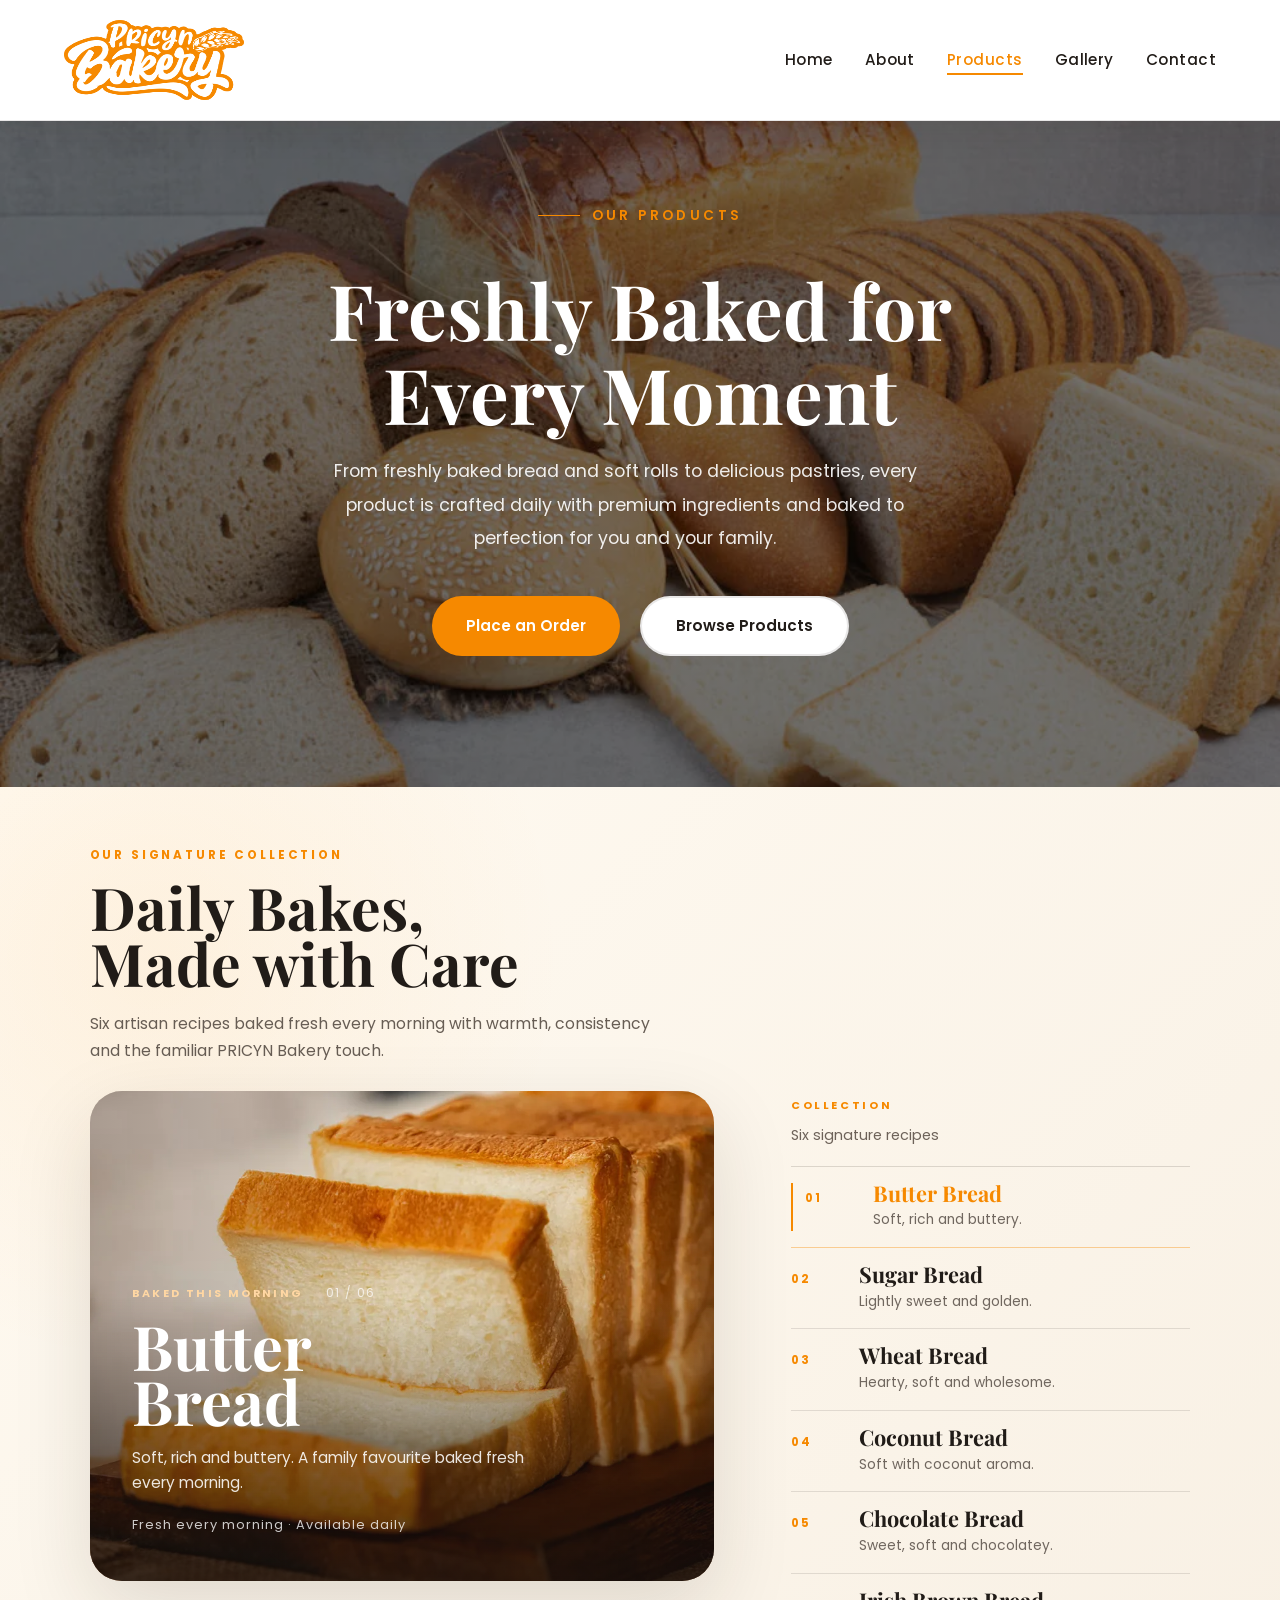
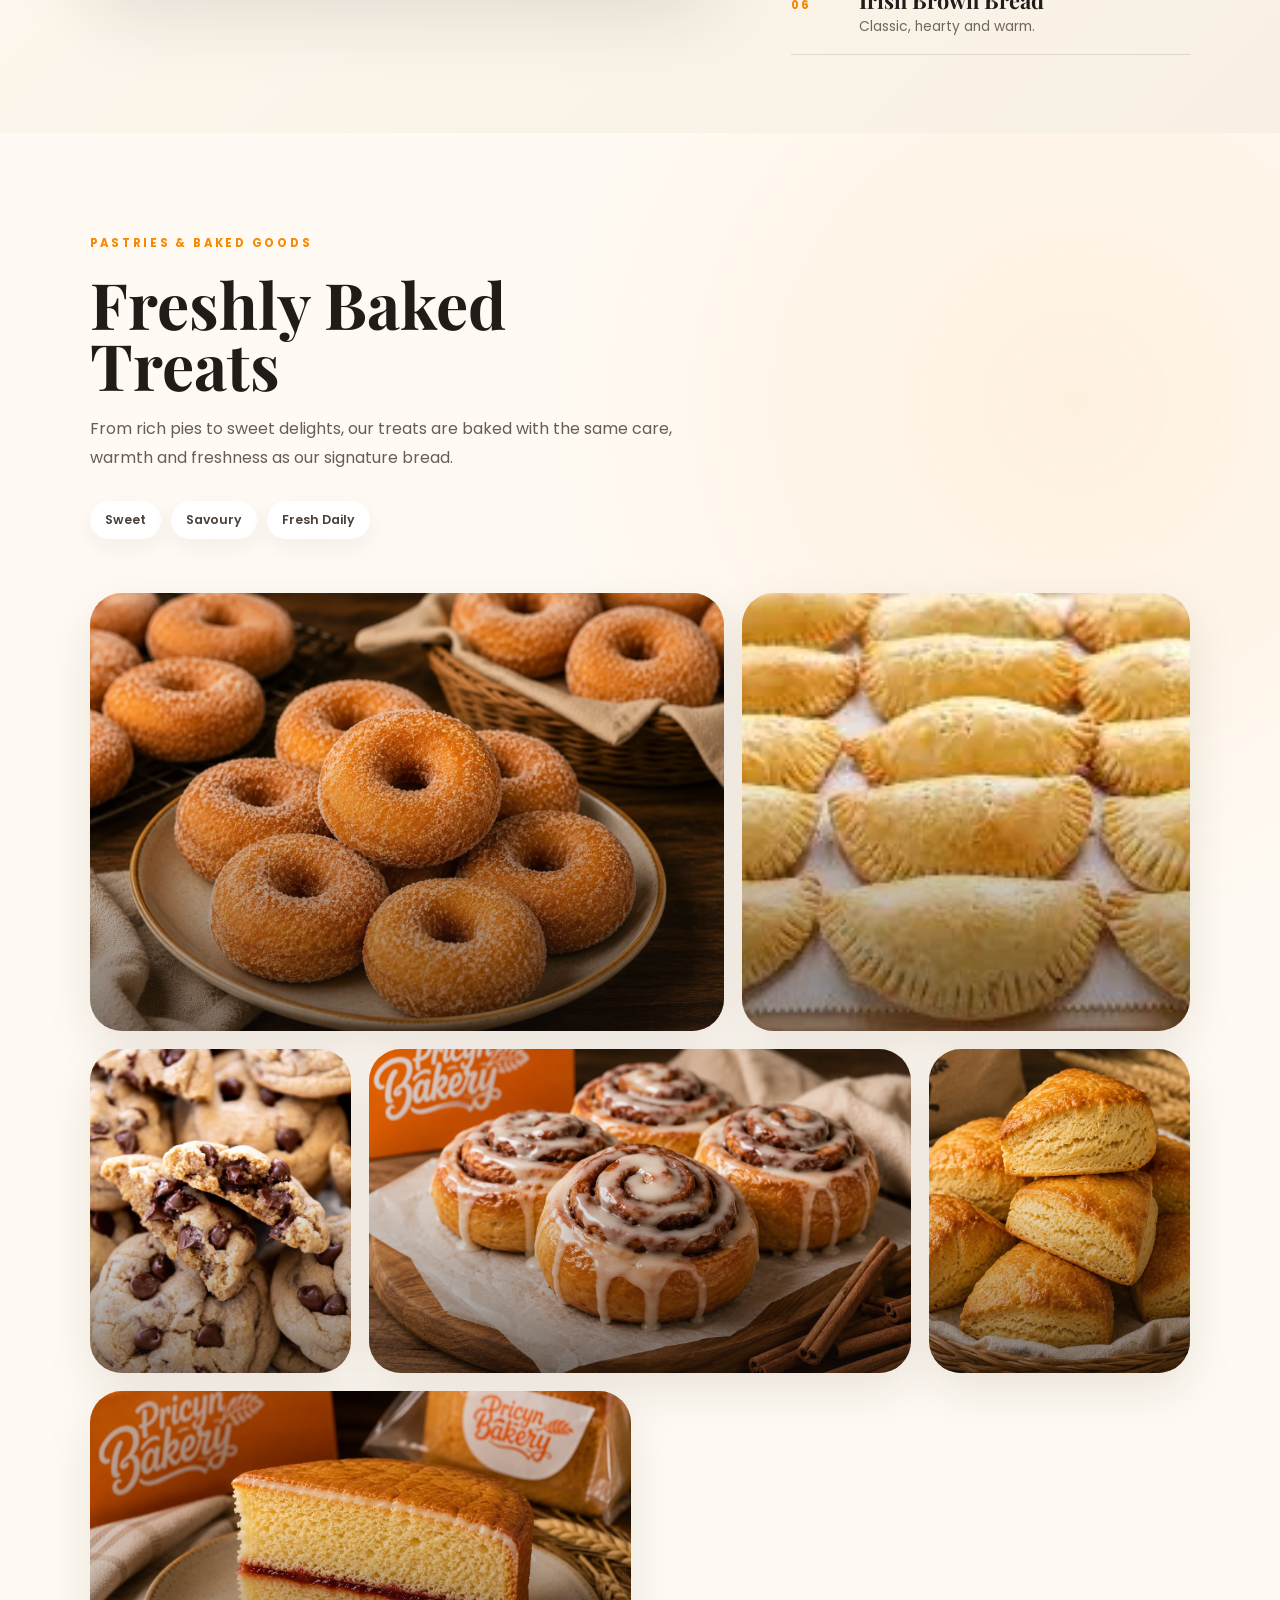
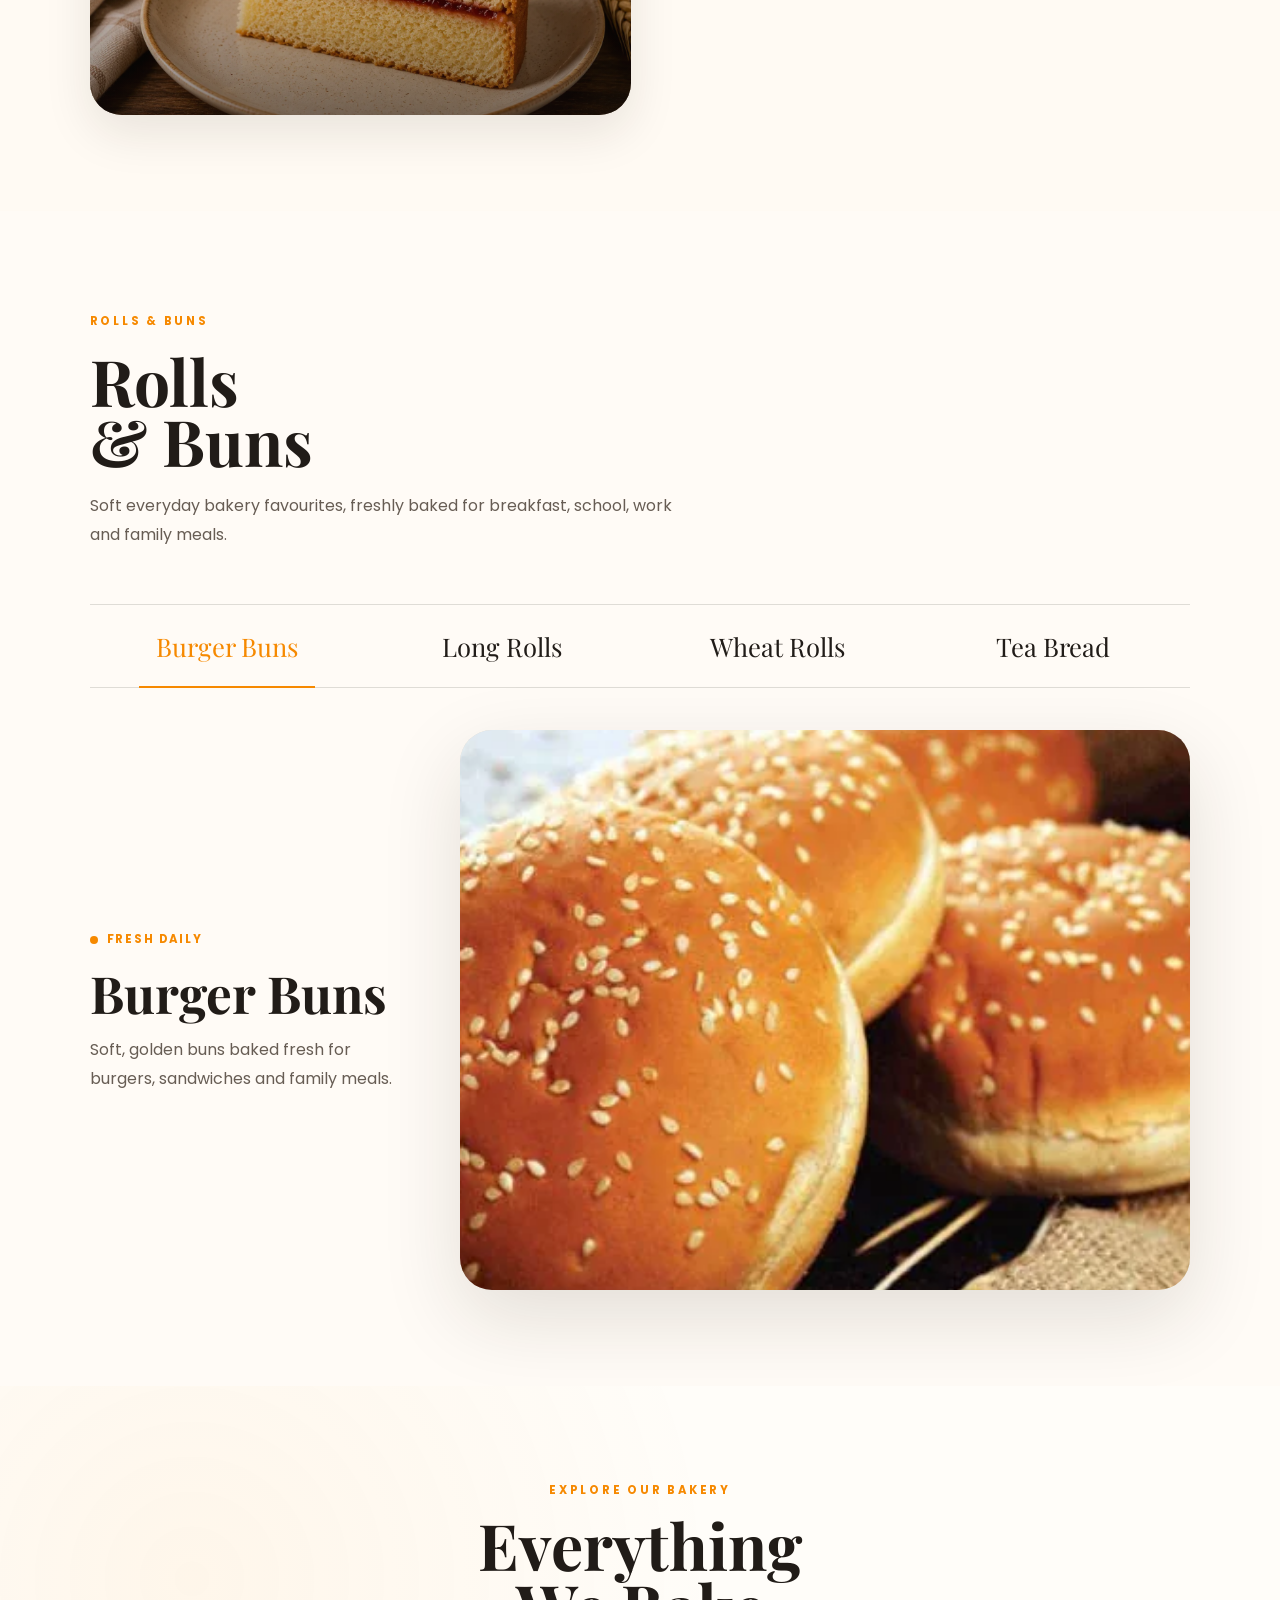
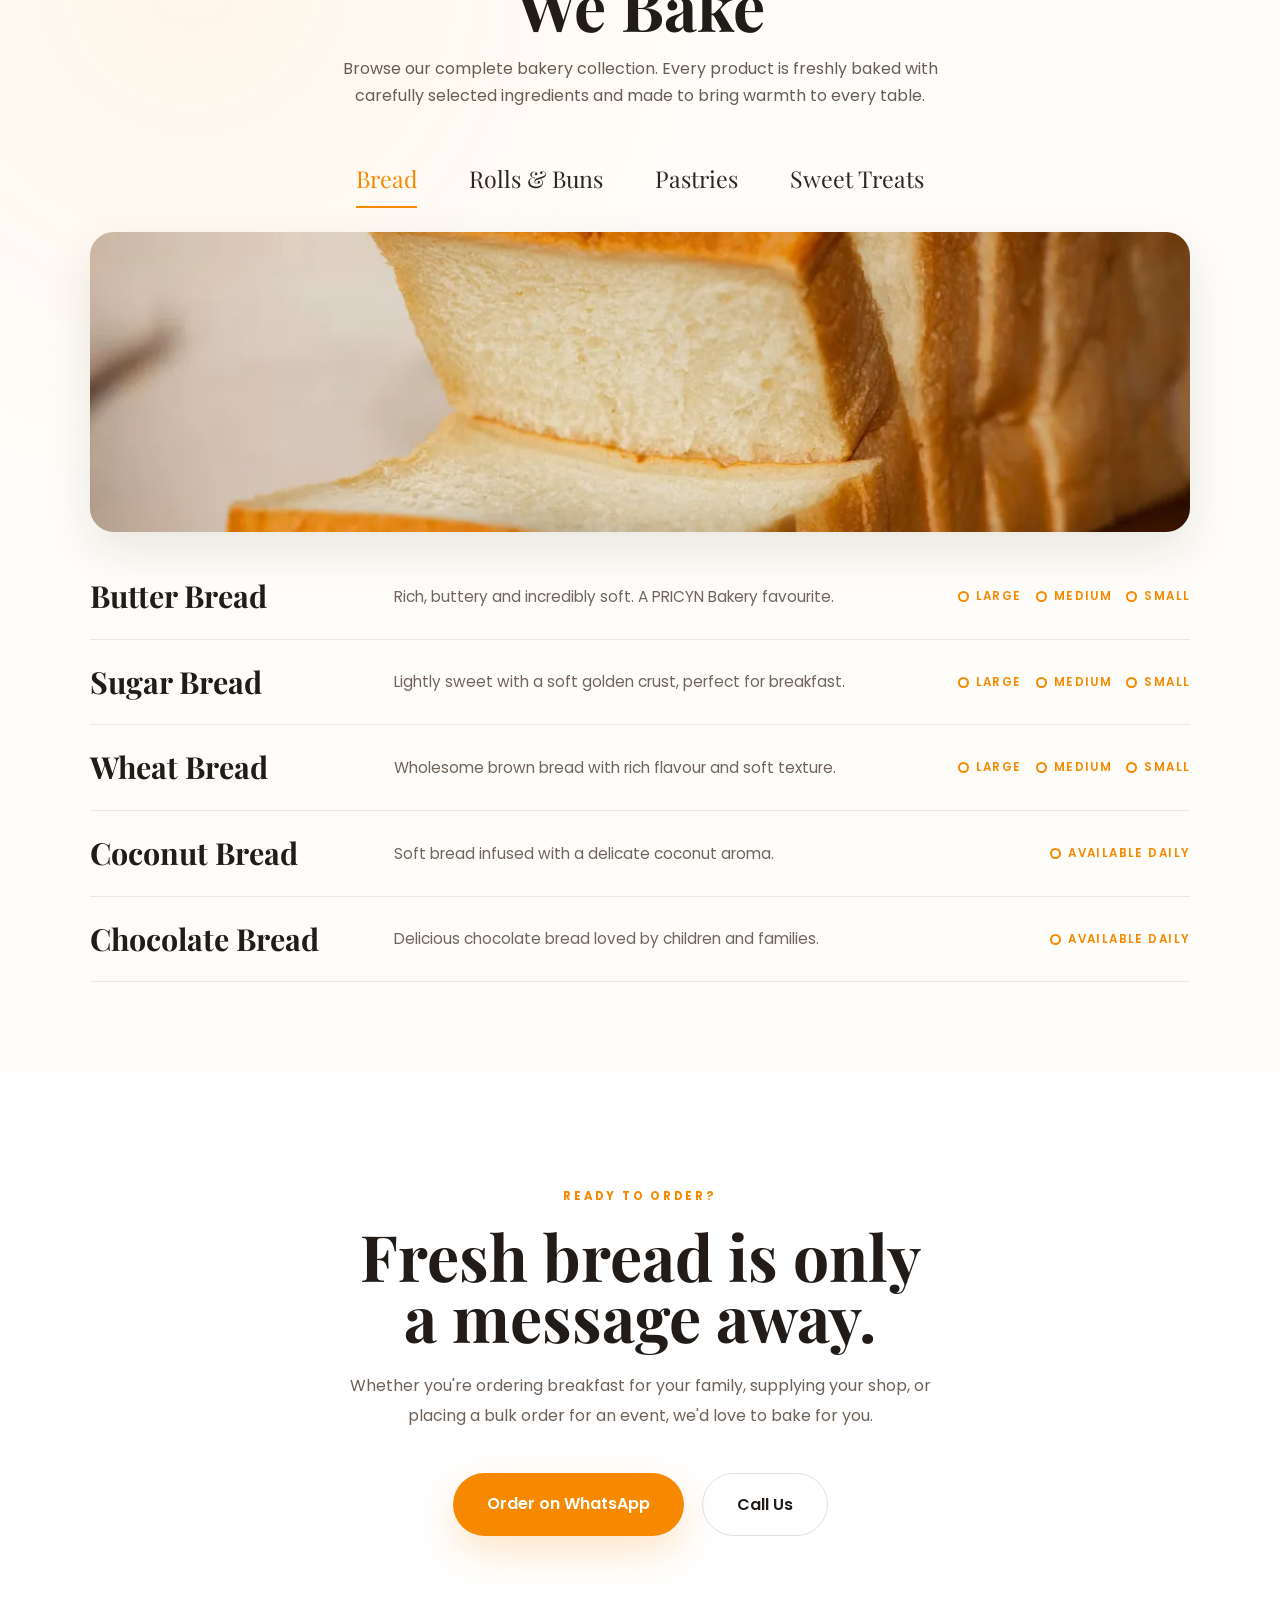
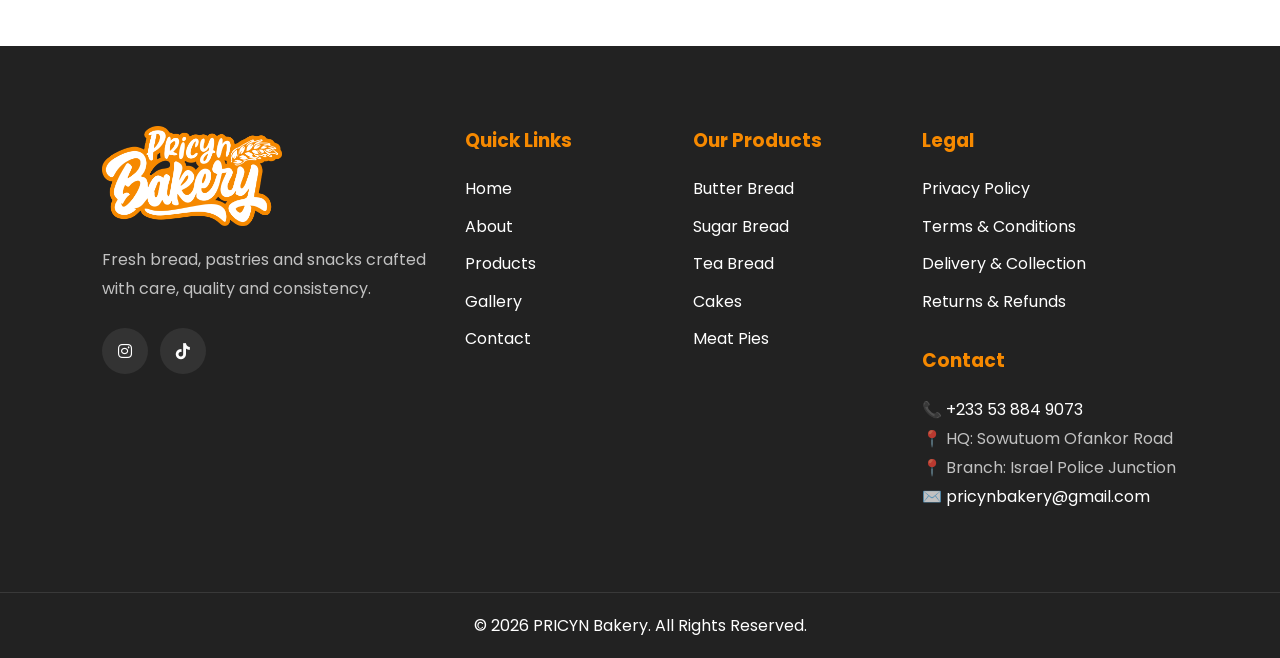
<file: pages/products.html>
<!doctype html>
<html lang="en">
  <head>
    <!-- =====================================
       DOCUMENT METADATA
  ====================================== -->

    <meta charset="UTF-8" />
    <meta name="viewport" content="width=device-width, initial-scale=1.0" />

    <title>Our Products | Fresh Bread, Pastries & Cakes | PRICYN Bakery</title>

    <meta
      name="description"
      content="Browse PRICYN Bakery's range of fresh bread, pastries, cakes, meat pies and handcrafted baked goods made daily in Accra, Ghana."
    />

    <meta name="robots" content="index, follow" />
    <meta name="author" content="PRICYN Bakery" />
    <meta name="theme-color" content="#F68900" />
    <meta name="color-scheme" content="light" />

    <!-- =====================================
       CANONICAL
  ====================================== -->

    <link rel="canonical" href="https://your-domain.com/pages/products.html" />

    <!-- =====================================
       OPEN GRAPH
  ====================================== -->

    <meta property="og:title" content="Our Products | PRICYN Bakery" />

    <meta
      property="og:description"
      content="Explore freshly baked bread, pastries, cakes, meat pies and artisan bakery products made daily at PRICYN Bakery."
    />

    <meta
      property="og:image"
      content="https://your-domain.com/images/hero/products-hero.jpg"
    />

    <meta
      property="og:url"
      content="https://your-domain.com/pages/products.html"
    />

    <meta property="og:type" content="website" />
    <meta property="og:site_name" content="PRICYN Bakery" />
    <meta property="og:locale" content="en_GH" />

    <!-- =====================================
       TWITTER / X
  ====================================== -->

    <meta name="twitter:card" content="summary_large_image" />

    <meta name="twitter:title" content="Our Products | PRICYN Bakery" />

    <meta
      name="twitter:description"
      content="Discover fresh bread, pastries, cakes and handcrafted baked goods at PRICYN Bakery."
    />

    <meta
      name="twitter:image"
      content="https://your-domain.com/images/hero/products-hero.jpg"
    />

    <!-- =====================================
       PERFORMANCE
  ====================================== -->

    <link rel="preconnect" href="https://fonts.googleapis.com" />

    <link rel="preconnect" href="https://fonts.gstatic.com" crossorigin />

    <link
      rel="preload"
      as="image"
      href="../images/hero/products-hero.webp"
      type="image/webp"
    />

    <!-- =====================================
       FONTS & ICONS
  ====================================== -->

    <link
      href="https://fonts.googleapis.com/css2?family=Playfair+Display:wght@600;700&family=Poppins:wght@300;400;500;600&display=swap"
      rel="stylesheet"
    />

    <link
      rel="stylesheet"
      href="https://cdnjs.cloudflare.com/ajax/libs/font-awesome/6.5.2/css/all.min.css"
    />

    <!-- =====================================
       STYLESHEETS
  ====================================== -->

    <link rel="stylesheet" href="../css/style.css" />
    <link rel="stylesheet" href="../css/products.css" />

    <!-- =====================================
       FAVICONS
  ====================================== -->

    <link rel="icon" href="../images/logo/favicon.ico" sizes="any" />

    <link rel="icon" type="image/svg+xml" href="../images/logo/favicon.svg" />

    <link
      rel="icon"
      type="image/png"
      sizes="96x96"
      href="../images/logo/favicon-96x96.png"
    />

    <link
      rel="apple-touch-icon"
      sizes="180x180"
      href="../images/logo/apple-touch-icon.png"
    />

    <link rel="manifest" href="../images/logo/site.webmanifest" />

    <!-- =====================================
       MOBILE WEB APP
  ====================================== -->

    <meta name="mobile-web-app-capable" content="yes" />

    <meta name="apple-mobile-web-app-capable" content="yes" />

    <meta name="apple-mobile-web-app-status-bar-style" content="default" />

    <meta name="apple-mobile-web-app-title" content="PRICYN Bakery" />

    <meta name="application-name" content="PRICYN Bakery" />

    <!-- =====================================
       LOCAL BUSINESS / BAKERY SCHEMA
  ====================================== -->

    <script type="application/ld+json">
      {
        "@context": "https://schema.org",
        "@type": "Bakery",
        "name": "PRICYN Bakery",
        "url": "https://your-domain.com",
        "logo": "https://your-domain.com/images/logo/pb-prime.png",
        "image": "https://your-domain.com/images/hero/products-hero.jpg",
        "telephone": "+233538849073",
        "email": "pricynbakery@gmail.com",
        "priceRange": "$$",
        "servesCuisine": "Bakery Products",
        "address": {
          "@type": "PostalAddress",
          "streetAddress": "Sowutuom Ofankor Road",
          "addressLocality": "Accra",
          "addressCountry": "GH"
        },
        "openingHoursSpecification": [
          {
            "@type": "OpeningHoursSpecification",
            "dayOfWeek": [
              "Monday",
              "Tuesday",
              "Thursday",
              "Friday",
              "Saturday"
            ],
            "opens": "06:00",
            "closes": "22:00"
          }
        ],
        "sameAs": [
          "https://www.instagram.com/pricyn.bakery",
          "https://www.tiktok.com/@pricyn.bakery"
        ],
        "contactPoint": {
          "@type": "ContactPoint",
          "telephone": "+233538849073",
          "contactType": "customer service",
          "areaServed": "GH",
          "availableLanguage": ["English", "Twi"]
        }
      }
    </script>
  </head>

  <body>
    <!-- =====================================
         PAGE LOADER
    ====================================== -->
    <div class="page-loader">
      <img
        src="../images/logo/pb-prime.png"
        alt="PRICYN Bakery"
        class="page-loader-logo"
      />
    </div>

    <!-- =====================================
         HEADER / NAVIGATION
    ====================================== -->
    <header>
      <nav class="navbar" aria-label="Primary navigation">
        <a href="../index.html" aria-label="PRICYN Bakery home">
          <div class="logo">
            <img
              src="../images/logo/pb-prime.png"
              alt="PRICYN Bakery Logo"
              width="180"
              height="96"
              decoding="async"
            />
          </div>
        </a>

        <button
          class="hamburger"
          type="button"
          aria-label="Toggle navigation menu"
          aria-expanded="false"
        >
          <span></span>
          <span></span>
          <span></span>
        </button>

        <ul class="nav-links">
          <li><a href="../index.html">Home</a></li>
          <li><a href="about.html">About</a></li>
          <li><a href="products.html" aria-current="page">Products</a></li>
          <li><a href="gallery.html">Gallery</a></li>
          <li><a href="contact.html">Contact</a></li>
        </ul>
      </nav>
    </header>

    <main>
      <!-- =====================================
           PRODUCTS HERO
      ====================================== -->
      <section class="products-hero">
        <div class="products-hero-overlay">
          <div class="products-hero-content">
            <p class="hero-kicker">OUR PRODUCTS</p>
            <h1>
              Freshly Baked for<br />
              Every Moment
            </h1>
            <p class="hero-description">
              From freshly baked bread and soft rolls to delicious pastries,
              every product is crafted daily with premium ingredients and baked
              to perfection for you and your family.
            </p>
            <div class="hero-buttons">
              <a href="contact.html" class="btn-primary">Place an Order</a>
              <a href="#catalog" class="btn-secondary">Browse Products</a>
            </div>
          </div>
        </div>
      </section>

      <!-- =====================================
           SIGNATURE PRODUCTS
      ====================================== -->
      <section class="signature-products" id="catalog">
        <div class="signature-shell">
          <div class="signature-top">
            <span class="signature-kicker">OUR SIGNATURE COLLECTION</span>
            <h2>
              Daily Bakes,<br />
              Made with Care
            </h2>
            <p>
              Six artisan recipes baked fresh every morning with warmth,
              consistency and the familiar PRICYN Bakery touch.
            </p>
          </div>

          <div class="signature-stage">
            <div class="signature-photo" id="signaturePhoto">
              <img
                id="featuredImage"
                src="../images/products/bread/butter-bread.webp"
                alt="Butter Bread"
              />

              <div class="signature-photo-copy" id="photoCopy">
                <span id="productBadge">BAKED THIS MORNING</span>
                <small id="productCount">01 / 06</small>
                <h3 id="featuredTitle">Butter<br />Bread</h3>
                <p id="featuredText">
                  Soft, rich and buttery. A family favourite baked fresh every
                  morning.
                </p>
                <em id="featuredMeta">Fresh every morning · Available daily</em>
              </div>
            </div>

            <div class="signature-menu">
              <div class="signature-menu-label">
                <span>COLLECTION</span>
                <p>Six signature recipes</p>
              </div>

              <article
                class="signature-product active"
                data-count="01 / 06"
                data-image="../images/products/bread/butter-bread.webp"
                data-badge="BAKED THIS MORNING"
                data-title="Butter<br />Bread"
                data-text="Soft, rich and buttery. A family favourite baked fresh every morning."
                data-meta="Fresh every morning · Available daily"
              >
                <span>01</span>
                <div>
                  <h3>Butter Bread</h3>
                  <p>Soft, rich and buttery.</p>
                </div>
              </article>

              <article
                class="signature-product"
                data-count="02 / 06"
                data-image="../images/products/bread/sugar-bread.webp"
                data-badge="SOFT GOLDEN LOAF"
                data-title="Sugar<br />Bread"
                data-text="Lightly sweet, golden and soft. Perfect for breakfast, tea time or everyday snacking."
                data-meta="Family favourite · Soft texture"
              >
                <span>02</span>
                <div>
                  <h3>Sugar Bread</h3>
                  <p>Lightly sweet and golden.</p>
                </div>
              </article>

              <article
                class="signature-product"
                data-count="03 / 06"
                data-image="../images/products/bread/wheat-bread.jpg"
                data-badge="WHOLESOME RECIPE"
                data-title="Wheat<br />Bread"
                data-text="A wholesome brown loaf with hearty flavour, soft texture and everyday goodness."
                data-meta="Rich flavour · Wholesome choice"
              >
                <span>03</span>
                <div>
                  <h3>Wheat Bread</h3>
                  <p>Hearty, soft and wholesome.</p>
                </div>
              </article>

              <article
                class="signature-product"
                data-count="04 / 06"
                data-image="../images/products/bread/coconut-bread.webp"
                data-badge="PRICYN SIGNATURE"
                data-title="Coconut<br />Bread"
                data-text="Soft bread with a gentle coconut aroma and a warm bakery taste customers remember."
                data-meta="Signature bake · Soft and fragrant"
              >
                <span>04</span>
                <div>
                  <h3>Coconut Bread</h3>
                  <p>Soft with coconut aroma.</p>
                </div>
              </article>

              <article
                class="signature-product"
                data-count="05 / 06"
                data-image="../images/products/bread/chocolate-bread.webp"
                data-badge="SWEET TREAT"
                data-title="Chocolate<br />Bread"
                data-text="A sweet chocolate loaf made for children, chocolate lovers and special treats."
                data-meta="Sweet loaf · Loved by kids"
              >
                <span>05</span>
                <div>
                  <h3>Chocolate Bread</h3>
                  <p>Sweet, soft and chocolatey.</p>
                </div>
              </article>

              <article
                class="signature-product"
                data-count="06 / 06"
                data-image="../images/products/bread/irish-brown-bread.webp"
                data-badge="CLASSIC BAKE"
                data-title="Irish Brown<br />Bread"
                data-text="A classic brown loaf with a warm homemade character and satisfying texture."
                data-meta="Traditional recipe · Hearty texture"
              >
                <span>06</span>
                <div>
                  <h3>Irish Brown Bread</h3>
                  <p>Classic, hearty and warm.</p>
                </div>
              </article>
            </div>
          </div>
        </div>
      </section>

      <!-- =====================================
           PASTRIES & BAKED GOODS
      ====================================== -->
      <section class="pastry-mosaic">
        <div class="pastry-shell">
          <div class="pastry-intro">
            <span>PASTRIES & BAKED GOODS</span>
            <h2>Freshly Baked<br />Treats</h2>
            <p>
              From rich pies to sweet delights, our treats are baked with the
              same care, warmth and freshness as our signature bread.
            </p>
            <div class="pastry-tags">
              <small>Sweet</small><small>Savoury</small
              ><small>Fresh Daily</small>
            </div>
          </div>

          <div class="pastry-grid">
            <article class="pastry-tile pastry-large">
              <img
                src="../images/products/pastries/doughnuts.webp"
                alt="Doughnut"
                loading="lazy"
              />
              <div class="pastry-overlay">
                <span>Sweet Treat</span>
                <h3>Doughnut</h3>
                <p>Soft, golden and made for everyday cravings.</p>
              </div>
            </article>
            <article class="pastry-tile pastry-tall">
              <img
                src="../images/products/pastries/meat-pie.webp"
                alt="Meat Pie"
                loading="lazy"
              />
              <div class="pastry-overlay">
                <span>Savoury Bake</span>
                <h3>Meat Pie</h3>
                <p>Rich filling wrapped in a golden crust.</p>
              </div>
            </article>
            <article class="pastry-tile pastry-small">
              <img
                src="../images/products/pastries/cookies.webp"
                alt="Cookies"
                loading="lazy"
              />
              <div class="pastry-overlay">
                <span>Snack</span>
                <h3>Cookies</h3>
                <p>Simple, sweet and perfect with tea.</p>
              </div>
            </article>
            <article class="pastry-tile pastry-wide">
              <img
                src="../images/products/pastries/cinamon-rolls.webp"
                alt="Cinnamon Roll"
                loading="lazy"
              />
              <div class="pastry-overlay">
                <span>Bakery Favourite</span>
                <h3>Cinnamon Roll</h3>
                <p>Soft rolls with warm cinnamon flavour.</p>
              </div>
            </article>
            <article class="pastry-tile pastry-small">
              <img
                src="../images/products/pastries/cones.webp"
                alt="Scones"
                loading="lazy"
              />
              <div class="pastry-overlay">
                <span>Classic</span>
                <h3>Scones</h3>
                <p>Light, soft and freshly baked.</p>
              </div>
            </article>
            <article class="pastry-tile pastry-wide">
              <img
                src="../images/products/pastries/cake-slice.webp"
                alt="Cake Slice"
                loading="lazy"
              />
              <div class="pastry-overlay">
                <span>Sweet Slice</span>
                <h3>Cake Slice</h3>
                <p>A soft slice for simple celebrations.</p>
              </div>
            </article>
          </div>
        </div>
      </section>

      <!-- =====================================
           ROLLS & BUNS
      ====================================== -->
      <section class="rolls-buns">
        <div class="rolls-shell">
          <div class="rolls-header">
            <span>ROLLS & BUNS</span>
            <h2>Rolls<br />& Buns</h2>
            <p>
              Soft everyday bakery favourites, freshly baked for breakfast,
              school, work and family meals.
            </p>
          </div>

          <div class="rolls-tabs">
            <button
              class="roll-tab active"
              data-image="../images/products/rolls/Burger Buns.jpg"
              data-title="Burger Buns"
              data-text="Soft, golden buns baked fresh for burgers, sandwiches and family meals."
              data-label="Fresh Daily"
            >
              Burger Buns
            </button>
            <button
              class="roll-tab"
              data-image="../images/products/rolls/Long Rolls - mix.jpg"
              data-title="Long Rolls"
              data-text="Light, fluffy rolls made for breakfast, snacks and everyday meals."
              data-label="Soft & Fluffy"
            >
              Long Rolls
            </button>
            <button
              class="roll-tab"
              data-image="../images/products/rolls/wheat rolls.jpg"
              data-title="Wheat Rolls"
              data-text="Wholesome wheat rolls with a soft texture and warm bakery flavour."
              data-label="Whole Grain"
            >
              Wheat Rolls
            </button>
            <button
              class="roll-tab"
              data-image="../images/products/bread/tea-bread.jpg"
              data-title="Tea Bread"
              data-text="A simple family favourite, perfect with tea, porridge or breakfast."
              data-label="Family Favourite"
            >
              Tea Bread
            </button>
          </div>

          <div class="rolls-feature">
            <div class="rolls-copy">
              <span id="rollLabel">Fresh Daily</span>
              <h3 id="rollTitle">Burger Buns</h3>
              <p id="rollText">
                Soft, golden buns baked fresh for burgers, sandwiches and family
                meals.
              </p>
            </div>
            <div class="rolls-image">
              <img
                id="rollImage"
                src="../images/products/rolls/Burger Buns.webp"
                alt="Burger Buns"
                loading="lazy"
              />
            </div>
          </div>
        </div>
      </section>

      <!-- =====================================
           EXPLORE OUR BAKERY
      ====================================== -->
      <section class="bakery-explorer" id="bakery-menu">
        <div class="explorer-shell">
          <div class="explorer-header">
            <span>EXPLORE OUR BAKERY</span>
            <h2>Everything<br />We Bake</h2>
            <p>
              Browse our complete bakery collection. Every product is freshly
              baked with carefully selected ingredients and made to bring warmth
              to every table.
            </p>
          </div>

          <div class="explorer-navigation">
            <button class="explorer-category active" data-category="bread">
              Bread
            </button>
            <button class="explorer-category" data-category="rolls">
              Rolls & Buns
            </button>
            <button class="explorer-category" data-category="pastries">
              Pastries
            </button>
            <button class="explorer-category" data-category="treats">
              Sweet Treats
            </button>
          </div>

          <div class="explorer-feature">
            <img
              id="explorerImage"
              src="../images/products/bread/butter-bread.webp"
              alt="Butter Bread"
              loading="lazy"
            />
          </div>

          <div class="explorer-products" id="explorerProducts">
            <div class="explorer-group" data-group="bread">
              <article class="explorer-product">
                <h3>Butter Bread</h3>
                <p>
                  Rich, buttery and incredibly soft. A PRICYN Bakery favourite.
                </p>
                <div class="sizes">
                  <span>Large</span><span>Medium</span><span>Small</span>
                </div>
              </article>
              <article class="explorer-product">
                <h3>Sugar Bread</h3>
                <p>
                  Lightly sweet with a soft golden crust, perfect for breakfast.
                </p>
                <div class="sizes">
                  <span>Large</span><span>Medium</span><span>Small</span>
                </div>
              </article>
              <article class="explorer-product">
                <h3>Wheat Bread</h3>
                <p>Wholesome brown bread with rich flavour and soft texture.</p>
                <div class="sizes">
                  <span>Large</span><span>Medium</span><span>Small</span>
                </div>
              </article>
              <article class="explorer-product">
                <h3>Coconut Bread</h3>
                <p>Soft bread infused with a delicate coconut aroma.</p>
                <div class="sizes"><span>Available Daily</span></div>
              </article>
              <article class="explorer-product">
                <h3>Chocolate Bread</h3>
                <p>Delicious chocolate bread loved by children and families.</p>
                <div class="sizes"><span>Available Daily</span></div>
              </article>
            </div>

            <div class="explorer-group hidden" data-group="rolls">
              <article class="explorer-product">
                <h3>Burger Buns</h3>
                <p>Soft golden buns baked fresh for burgers and sandwiches.</p>
                <div class="sizes"><span>Fresh Daily</span></div>
              </article>
              <article class="explorer-product">
                <h3>Long Rolls</h3>
                <p>
                  Light, fluffy rolls perfect for breakfast and everyday meals.
                </p>
                <div class="sizes"><span>Fresh Daily</span></div>
              </article>
              <article class="explorer-product">
                <h3>Wheat Rolls</h3>
                <p>Wholesome wheat rolls with a soft bakery finish.</p>
                <div class="sizes"><span>Whole Grain</span></div>
              </article>
              <article class="explorer-product">
                <h3>Tea Bread</h3>
                <p>A simple family favourite perfect with tea and breakfast.</p>
                <div class="sizes"><span>Family Favourite</span></div>
              </article>
            </div>

            <div class="explorer-group hidden" data-group="pastries">
              <article class="explorer-product">
                <h3>Meat Pie</h3>
                <p>Golden savoury pastry filled with rich seasoned meat.</p>
                <div class="sizes"><span>Fresh Daily</span></div>
              </article>
              <article class="explorer-product">
                <h3>Cookies</h3>
                <p>Freshly baked cookies with a satisfying crunch.</p>
                <div class="sizes"><span>Tea Time</span></div>
              </article>
              <article class="explorer-product">
                <h3>Cake</h3>
                <p>
                  Soft cakes baked for celebrations and everyday indulgence.
                </p>
                <div class="sizes"><span>Freshly Baked</span></div>
              </article>
            </div>

            <div class="explorer-group hidden" data-group="treats">
              <article class="explorer-product">
                <h3>Doughnuts</h3>
                <p>
                  Soft golden doughnuts finished with just the right sweetness.
                </p>
                <div class="sizes"><span>Fresh Daily</span></div>
              </article>
            </div>
          </div>
        </div>
      </section>

      <!-- =====================================
           ORDER CTA
      ====================================== -->
      <section class="order-cta">
        <div class="order-shell">
          <span class="order-kicker">READY TO ORDER?</span>
          <h2>Fresh bread is only<br />a message away.</h2>
          <p>
            Whether you're ordering breakfast for your family, supplying your
            shop, or placing a bulk order for an event, we'd love to bake for
            you.
          </p>
          <div class="order-actions">
            <a
              href="https://wa.me/233538849073"
              class="order-btn primary"
              target="_blank"
              rel="noopener noreferrer"
              >Order on WhatsApp</a
            >
            <a href="tel:+233538849073" class="order-btn secondary">Call Us</a>
          </div>
        </div>
      </section>
    </main>

    <!-- =====================================
         SITE FOOTER
    ====================================== -->

    <footer class="footer">
      <div class="footer-container">
        <div class="footer-column footer-brand">
          <a href="../index.html">
            <img
              src="../images/logo/pb-prime.png"
              alt="PRICYN Bakery Logo"
              class="footer-logo"
              loading="lazy"
            />
          </a>

          <p>
            Fresh bread, pastries and snacks crafted with care, quality and
            consistency.
          </p>

          <div
            class="footer-socials"
            aria-label="PRICYN Bakery social media links"
          >
            <a
              href="https://www.instagram.com/pricyn.bakery"
              target="_blank"
              rel="noopener noreferrer"
              aria-label="Follow PRICYN Bakery on Instagram"
            >
              <i class="fa-brands fa-instagram"></i>
            </a>

            <a
              href="https://www.tiktok.com/@pricyn.bakery"
              target="_blank"
              rel="noopener noreferrer"
              aria-label="Follow PRICYN Bakery on TikTok"
            >
              <i class="fa-brands fa-tiktok"></i>
            </a>
          </div>
        </div>

        <div class="footer-column">
          <h3>Quick Links</h3>
          <ul>
            <li><a href="../index.html">Home</a></li>
            <li><a href="../pages/about.html">About</a></li>
            <li><a href="../pages/products.html">Products</a></li>
            <li><a href="../pages/gallery.html">Gallery</a></li>
            <li><a href="../pages/contact.html">Contact</a></li>
          </ul>
        </div>

        <div class="footer-column">
          <h3>Our Products</h3>

          <ul>
            <li><a href="../pages/products.html">Butter Bread</a></li>
            <li><a href="../pages/products.html">Sugar Bread</a></li>
            <li><a href="../pages/products.html">Tea Bread</a></li>
            <li><a href="../pages/products.html">Cakes</a></li>
            <li><a href="../pages/products.html">Meat Pies</a></li>
          </ul>
        </div>

        <div class="footer-column">
          <h3>Legal</h3>

          <ul>
            <li>
              <a href="../pages/privacy.html"> Privacy Policy </a>
            </li>

            <li>
              <a href="../pages/terms.html"> Terms &amp; Conditions </a>
            </li>

            <li>
              <a href="../pages/delivery.html"> Delivery &amp; Collection </a>
            </li>

            <li>
              <a href="../pages/refunds.html"> Returns &amp; Refunds </a>
            </li>
          </ul>

          <h3 class="footer-contact-heading">Contact</h3>

          <p>
            📞
            <a href="tel:+233538849073"> +233 53 884 9073 </a>
          </p>

          <p>📍 HQ: Sowutuom Ofankor Road</p>

          <p>📍 Branch: Israel Police Junction</p>

          <p>
            ✉️
            <a href="mailto:pricynbakery@gmail.com"> pricynbakery@gmail.com </a>
          </p>
        </div>
      </div>

      <div class="footer-bottom">
        <p>© 2026 PRICYN Bakery. All Rights Reserved.</p>
      </div>
    </footer>

    <!-- =====================================
         BACK TO TOP
    ====================================== -->
    <button
      id="backToTop"
      class="back-to-top"
      type="button"
      aria-label="Back to top"
    >
      ↑
    </button>

    <!-- =====================================
         SCRIPTS
    ====================================== -->
    <script src="../js/products.js"></script>
    <script src="../js/navigation.js"></script>
  </body>
</html>
</file>
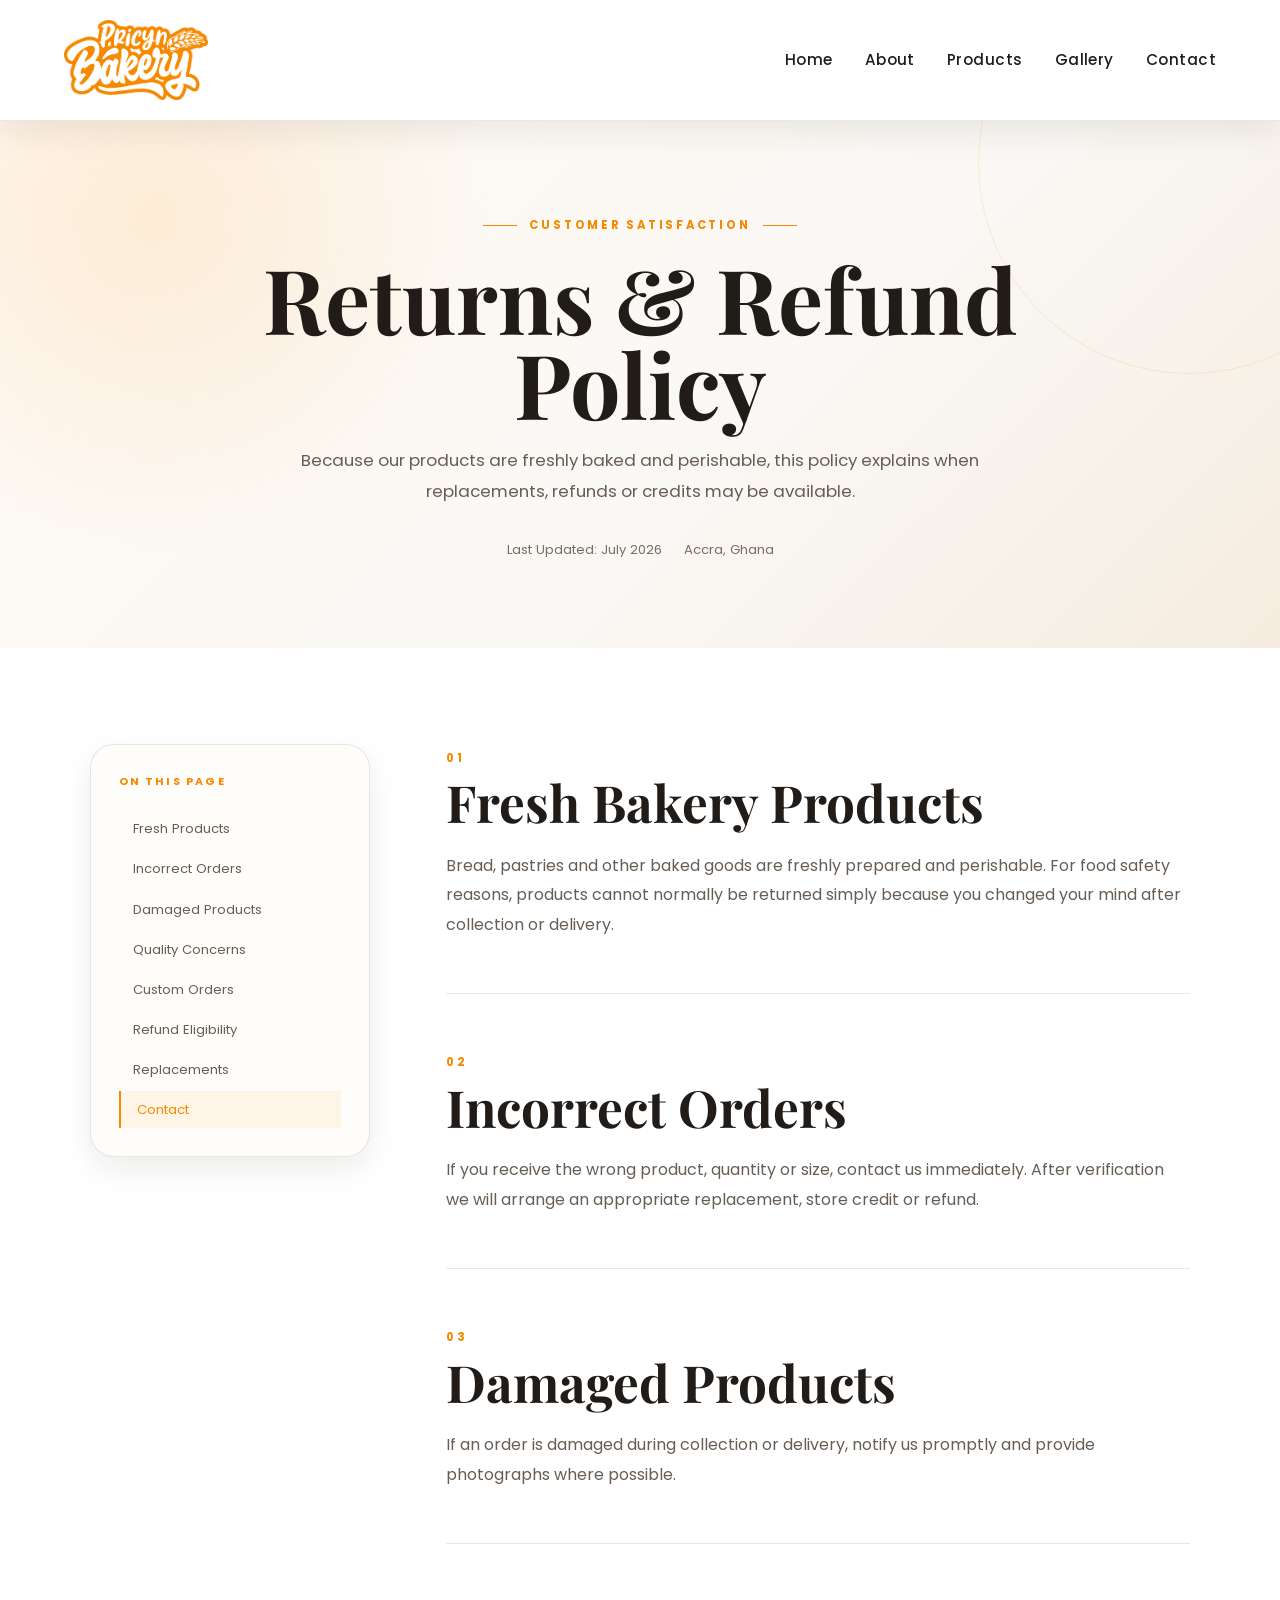
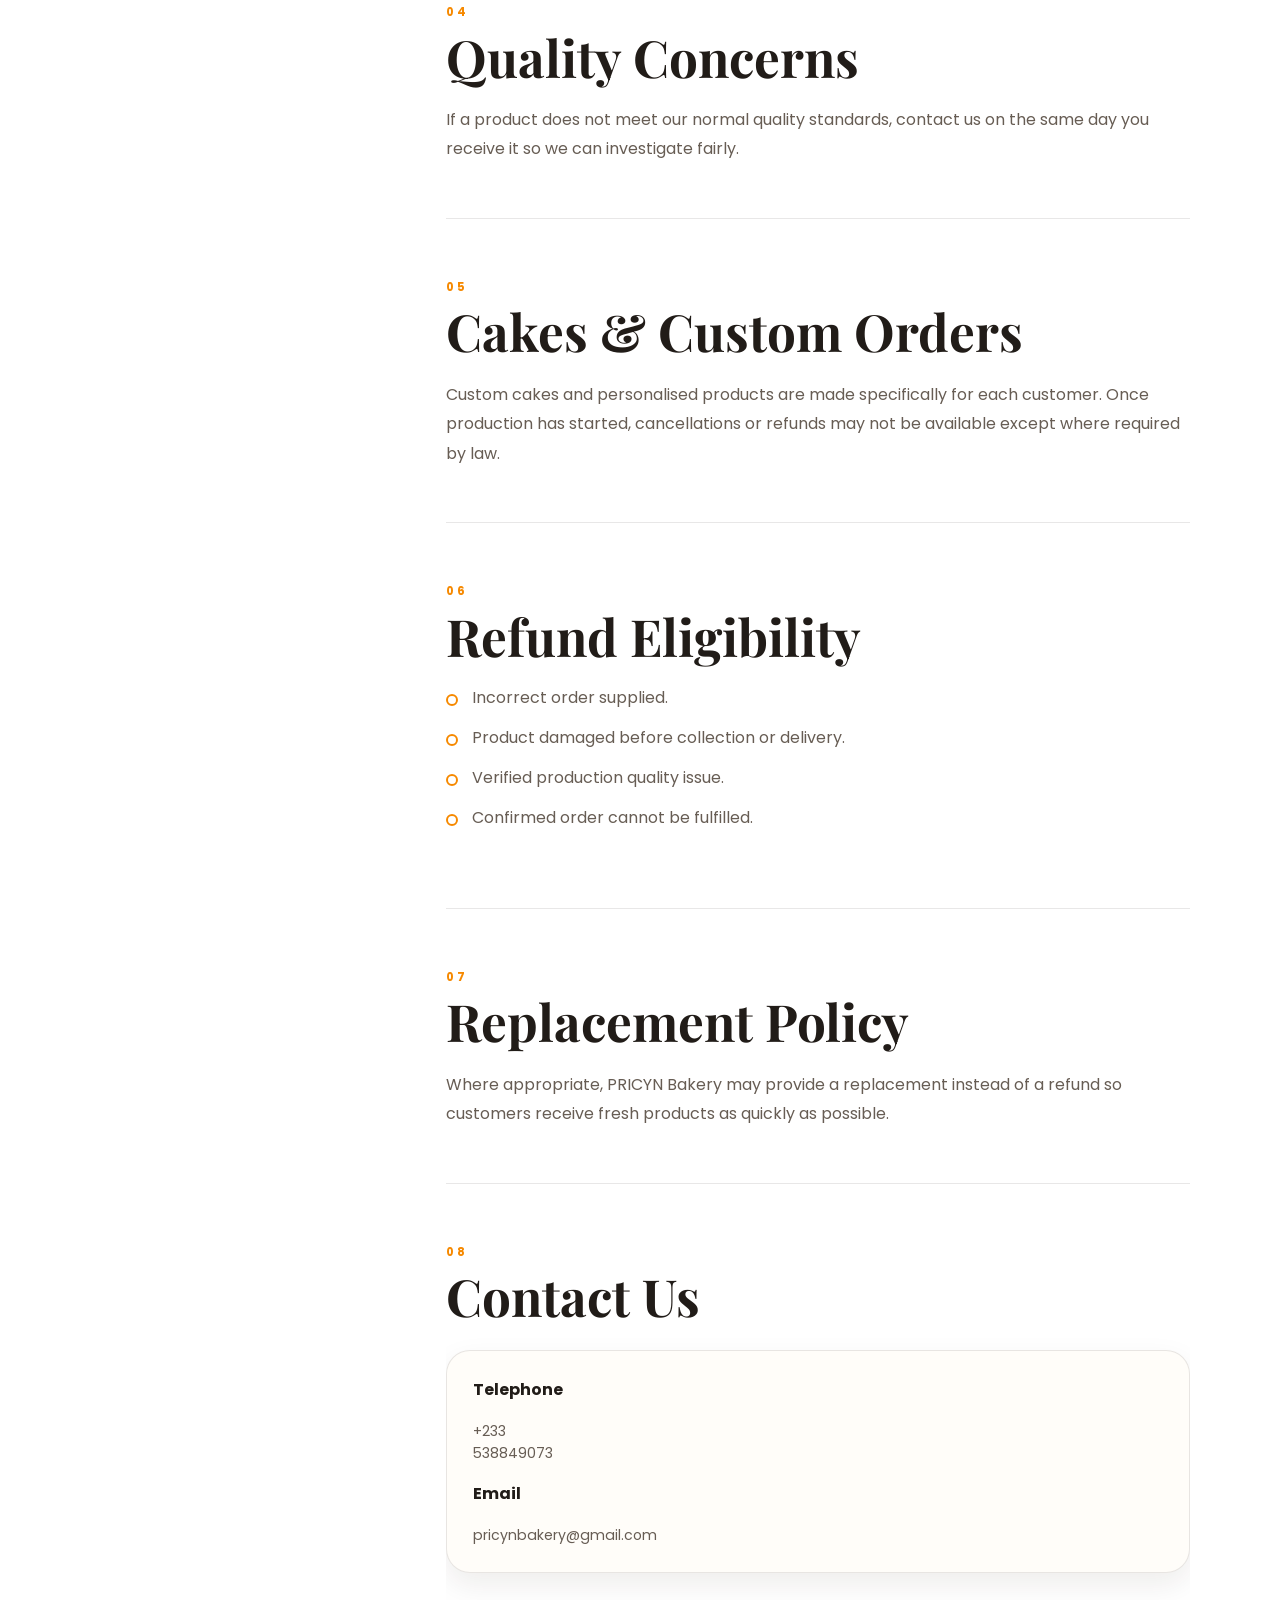
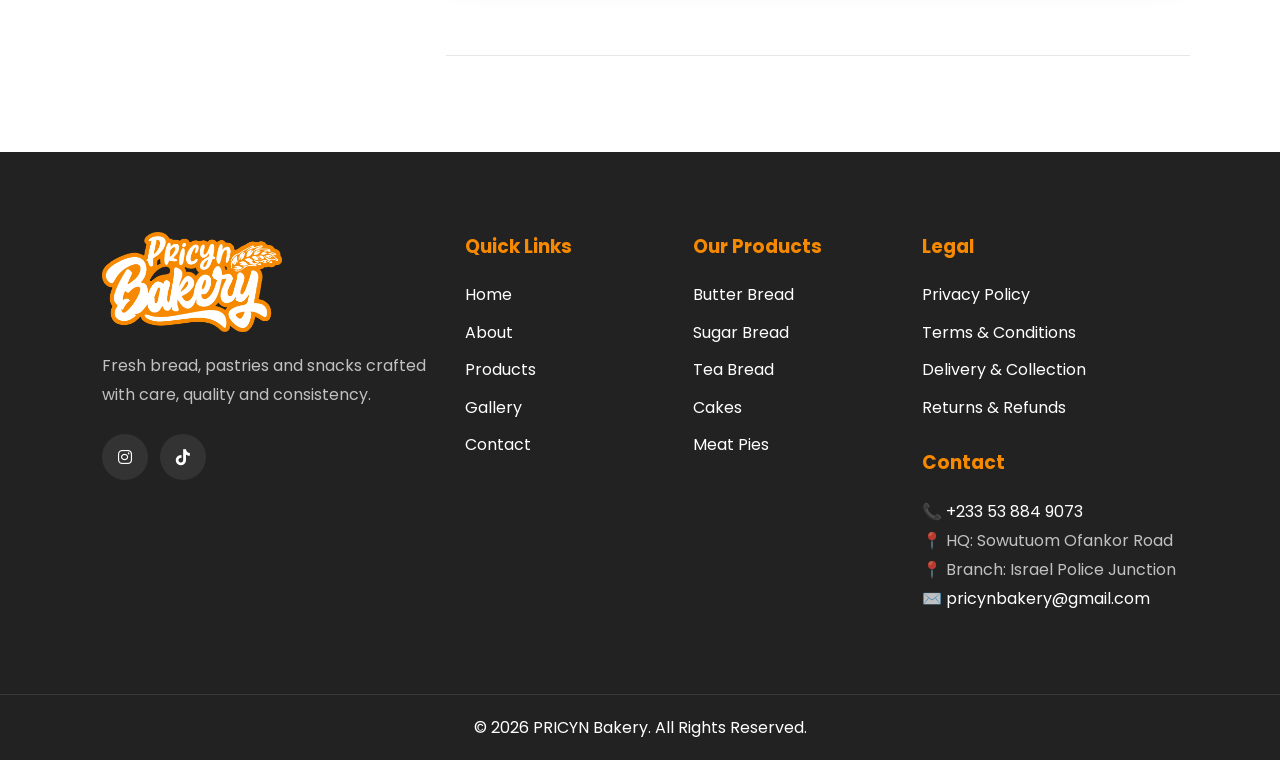
<file: pages/refunds.html>
<!doctype html>
<html lang="en">
  <head>
    <meta charset="UTF-8" />
    <meta name="viewport" content="width=device-width, initial-scale=1.0" />

    <title>Returns & Refund Policy | PRICYN Bakery</title>

    <meta
      name="description"
      content="Read the PRICYN Bakery Returns & Refund Policy covering fresh bakery products, incorrect orders, damaged products, replacements and refund eligibility."
    />

    <meta name="robots" content="index, follow" />
    <meta name="author" content="PRICYN Bakery" />

    <meta name="theme-color" content="#F68900" />
    <meta name="color-scheme" content="light" />

    <!-- Canonical -->

    <link rel="canonical" href="https://your-domain.com/pages/refunds.html" />

    <!-- Open Graph -->

    <meta
      property="og:title"
      content="Returns & Refund Policy | PRICYN Bakery"
    />

    <meta
      property="og:description"
      content="Learn about PRICYN Bakery's Returns & Refund Policy for bread, pastries, cakes and other freshly baked products."
    />

    <meta
      property="og:image"
      content="https://your-domain.com/images/hero/hero.jpg"
    />

    <meta
      property="og:url"
      content="https://your-domain.com/pages/refunds.html"
    />

    <meta property="og:type" content="website" />

    <meta property="og:site_name" content="PRICYN Bakery" />

    <meta property="og:locale" content="en_GH" />

    <!-- Twitter -->

    <meta name="twitter:card" content="summary_large_image" />

    <meta
      name="twitter:title"
      content="Returns & Refund Policy | PRICYN Bakery"
    />

    <meta
      name="twitter:description"
      content="Learn about PRICYN Bakery's Returns & Refund Policy for bread, pastries, cakes and other freshly baked products."
    />

    <meta
      name="twitter:image"
      content="https://your-domain.com/images/hero/hero.jpg"
    />

    <!-- Performance -->

    <link rel="preconnect" href="https://fonts.googleapis.com" />

    <link rel="preconnect" href="https://fonts.gstatic.com" crossorigin />

    <!-- Fonts -->

    <link
      href="https://fonts.googleapis.com/css2?family=Playfair+Display:wght@600;700&family=Poppins:wght@300;400;500;600&display=swap"
      rel="stylesheet"
    />

    <!-- Icons -->

    <link
      rel="stylesheet"
      href="https://cdnjs.cloudflare.com/ajax/libs/font-awesome/6.5.2/css/all.min.css"
    />

    <!-- Styles -->

    <link rel="stylesheet" href="../css/style.css" />
    <link rel="stylesheet" href="../css/privacy.css" />

    <!-- Favicons -->

    <link rel="icon" href="../images/logo/favicon.ico" sizes="any" />

    <link rel="icon" type="image/svg+xml" href="../images/logo/favicon.svg" />

    <link
      rel="icon"
      type="image/png"
      sizes="96x96"
      href="../images/logo/favicon-96x96.png"
    />

    <link
      rel="apple-touch-icon"
      sizes="180x180"
      href="../images/logo/apple-touch-icon.png"
    />

    <link rel="manifest" href="../images/logo/site.webmanifest" />

    <!-- Mobile Web App -->

    <meta name="mobile-web-app-capable" content="yes" />

    <meta name="apple-mobile-web-app-capable" content="yes" />

    <meta name="apple-mobile-web-app-status-bar-style" content="default" />

    <meta name="apple-mobile-web-app-title" content="PRICYN Bakery" />

    <meta name="application-name" content="PRICYN Bakery" />
  </head>

  <body>
    <header>
      <nav class="navbar">
        <a href="../index.html">
          <div class="logo">
            <img
              src="../images/logo/pb-prime.png"
              alt="PRICYN Bakery Logo"
              loading="lazy"
            />
          </div>
        </a>

        <div class="hamburger">
          <span></span>
          <span></span>
          <span></span>
        </div>

        <ul class="nav-links">
          <li><a href="../index.html">Home</a></li>

          <li><a href="about.html">About</a></li>

          <li><a href="products.html">Products</a></li>

          <li><a href="gallery.html">Gallery</a></li>

          <li><a href="contact.html">Contact</a></li>
        </ul>
      </nav>
    </header>
    <main>
      <section class="privacy-hero">
        <div class="privacy-hero-shell">
          <span class="privacy-kicker">CUSTOMER SATISFACTION</span>
          <h1>Returns & Refund Policy</h1>
          <p>
            Because our products are freshly baked and perishable, this policy
            explains when replacements, refunds or credits may be available.
          </p>
          <div class="privacy-meta">
            <span>Last Updated: July 2026</span><span>Accra, Ghana</span>
          </div>
        </div>
      </section>
      <section class="privacy-content">
        <div class="privacy-layout">
          <aside class="privacy-sidebar">
            <div class="privacy-sidebar-card">
              <span>ON THIS PAGE</span>
              <nav>
                <a href="#perishable">Fresh Products</a
                ><a href="#incorrect">Incorrect Orders</a
                ><a href="#damaged">Damaged Products</a
                ><a href="#quality">Quality Concerns</a
                ><a href="#cakes">Custom Orders</a
                ><a href="#refunds">Refund Eligibility</a
                ><a href="#replacement">Replacements</a
                ><a href="#contact">Contact</a>
              </nav>
            </div>
          </aside>
          <article class="privacy-policy">
            <section id="perishable" class="policy-section">
              <span class="policy-number">01</span>
              <h2>Fresh Bakery Products</h2>
              <p>
                Bread, pastries and other baked goods are freshly prepared and
                perishable. For food safety reasons, products cannot normally be
                returned simply because you changed your mind after collection
                or delivery.
              </p>
            </section>
            <section id="incorrect" class="policy-section">
              <span class="policy-number">02</span>
              <h2>Incorrect Orders</h2>
              <p>
                If you receive the wrong product, quantity or size, contact us
                immediately. After verification we will arrange an appropriate
                replacement, store credit or refund.
              </p>
            </section>
            <section id="damaged" class="policy-section">
              <span class="policy-number">03</span>
              <h2>Damaged Products</h2>
              <p>
                If an order is damaged during collection or delivery, notify us
                promptly and provide photographs where possible.
              </p>
            </section>
            <section id="quality" class="policy-section">
              <span class="policy-number">04</span>
              <h2>Quality Concerns</h2>
              <p>
                If a product does not meet our normal quality standards, contact
                us on the same day you receive it so we can investigate fairly.
              </p>
            </section>
            <section id="cakes" class="policy-section">
              <span class="policy-number">05</span>
              <h2>Cakes & Custom Orders</h2>
              <p>
                Custom cakes and personalised products are made specifically for
                each customer. Once production has started, cancellations or
                refunds may not be available except where required by law.
              </p>
            </section>
            <section id="refunds" class="policy-section">
              <span class="policy-number">06</span>
              <h2>Refund Eligibility</h2>
              <ul>
                <li>Incorrect order supplied.</li>
                <li>Product damaged before collection or delivery.</li>
                <li>Verified production quality issue.</li>
                <li>Confirmed order cannot be fulfilled.</li>
              </ul>
            </section>
            <section id="replacement" class="policy-section">
              <span class="policy-number">07</span>
              <h2>Replacement Policy</h2>
              <p>
                Where appropriate, PRICYN Bakery may provide a replacement
                instead of a refund so customers receive fresh products as
                quickly as possible.
              </p>
            </section>
            <section id="contact" class="policy-section">
              <span class="policy-number">08</span>
              <h2>Contact Us</h2>
              <div class="privacy-contact-card">
                <div>
                  <strong>Telephone</strong><br /><a href="tel:+233538849073"
                    >+233 538849073</a
                  >
                </div>
                <div>
                  <strong>Email</strong><br /><a
                    href="mailto:pricynbakery@gmail.com"
                    >pricynbakery@gmail.com</a
                  >
                </div>
              </div>
            </section>
          </article>
        </div>
      </section>
    </main>

    <!-- =====================================
         SITE FOOTER
    ====================================== -->

    <footer class="footer">
      <div class="footer-container">
        <div class="footer-column footer-brand">
          <a href="../index.html">
            <img
              src="../images/logo/pb-prime.png"
              alt="PRICYN Bakery Logo"
              class="footer-logo"
              loading="lazy"
            />
          </a>

          <p>
            Fresh bread, pastries and snacks crafted with care, quality and
            consistency.
          </p>

          <div
            class="footer-socials"
            aria-label="PRICYN Bakery social media links"
          >
            <a
              href="https://www.instagram.com/pricyn.bakery"
              target="_blank"
              rel="noopener noreferrer"
              aria-label="Follow PRICYN Bakery on Instagram"
            >
              <i class="fa-brands fa-instagram"></i>
            </a>

            <a
              href="https://www.tiktok.com/@pricyn.bakery"
              target="_blank"
              rel="noopener noreferrer"
              aria-label="Follow PRICYN Bakery on TikTok"
            >
              <i class="fa-brands fa-tiktok"></i>
            </a>
          </div>
        </div>

        <div class="footer-column">
          <h3>Quick Links</h3>
          <ul>
            <li><a href="../index.html">Home</a></li>
            <li><a href="../pages/about.html">About</a></li>
            <li><a href="../pages/products.html">Products</a></li>
            <li><a href="../pages/gallery.html">Gallery</a></li>
            <li><a href="../pages/contact.html">Contact</a></li>
          </ul>
        </div>

        <div class="footer-column">
          <h3>Our Products</h3>

          <ul>
            <li><a href="../pages/products.html">Butter Bread</a></li>
            <li><a href="../pages/products.html">Sugar Bread</a></li>
            <li><a href="../pages/products.html">Tea Bread</a></li>
            <li><a href="../pages/products.html">Cakes</a></li>
            <li><a href="../pages/products.html">Meat Pies</a></li>
          </ul>
        </div>

        <div class="footer-column">
          <h3>Legal</h3>

          <ul>
            <li>
              <a href="../pages/privacy.html"> Privacy Policy </a>
            </li>

            <li>
              <a href="../pages/terms.html"> Terms &amp; Conditions </a>
            </li>

            <li>
              <a href="../pages/delivery.html"> Delivery &amp; Collection </a>
            </li>

            <li>
              <a href="../pages/refunds.html"> Returns &amp; Refunds </a>
            </li>
          </ul>

          <h3 class="footer-contact-heading">Contact</h3>

          <p>
            📞
            <a href="tel:+233538849073"> +233 53 884 9073 </a>
          </p>

          <p>📍 HQ: Sowutuom Ofankor Road</p>

          <p>📍 Branch: Israel Police Junction</p>

          <p>
            ✉️
            <a href="mailto:pricynbakery@gmail.com"> pricynbakery@gmail.com </a>
          </p>
        </div>
      </div>

      <div class="footer-bottom">
        <p>© 2026 PRICYN Bakery. All Rights Reserved.</p>
      </div>
    </footer>

    <script src="../js/privacy.js"></script>
    <script src="../js/navigation.js"></script>
  </body>
</html>
</file>
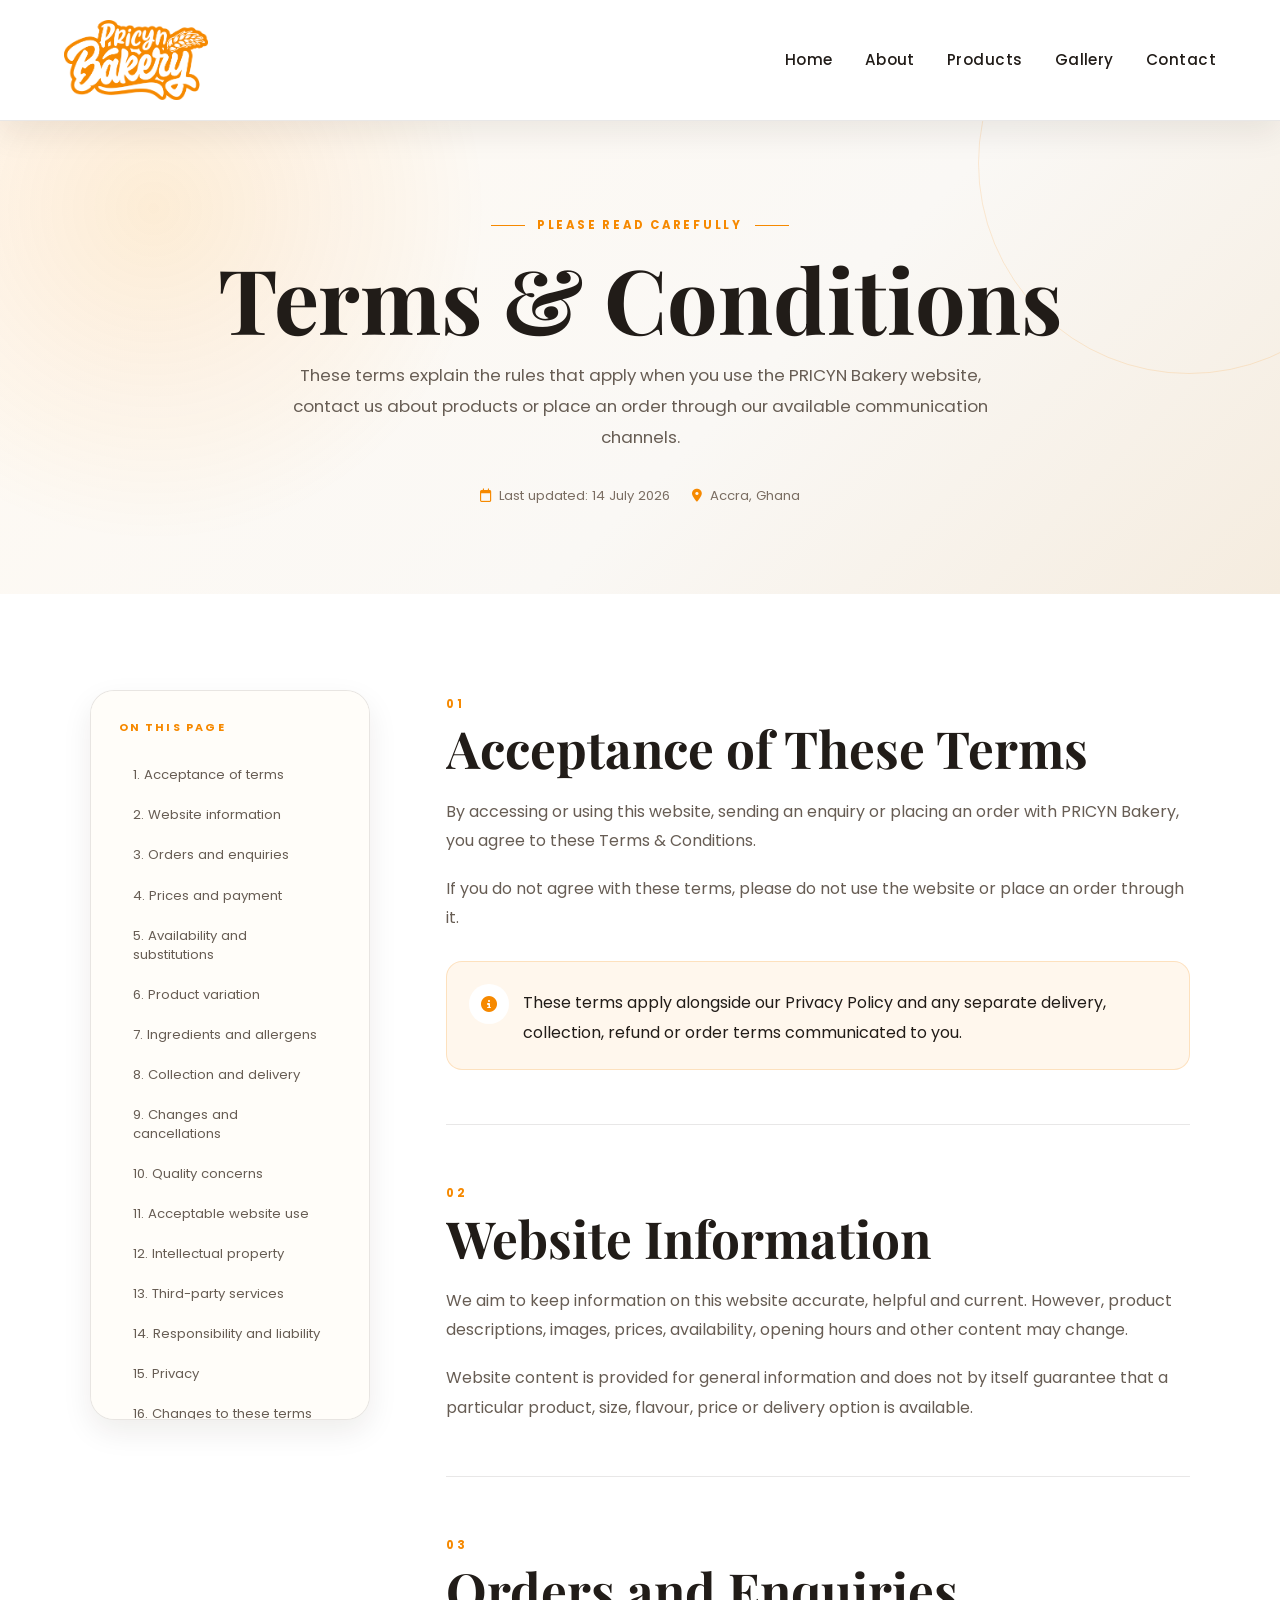
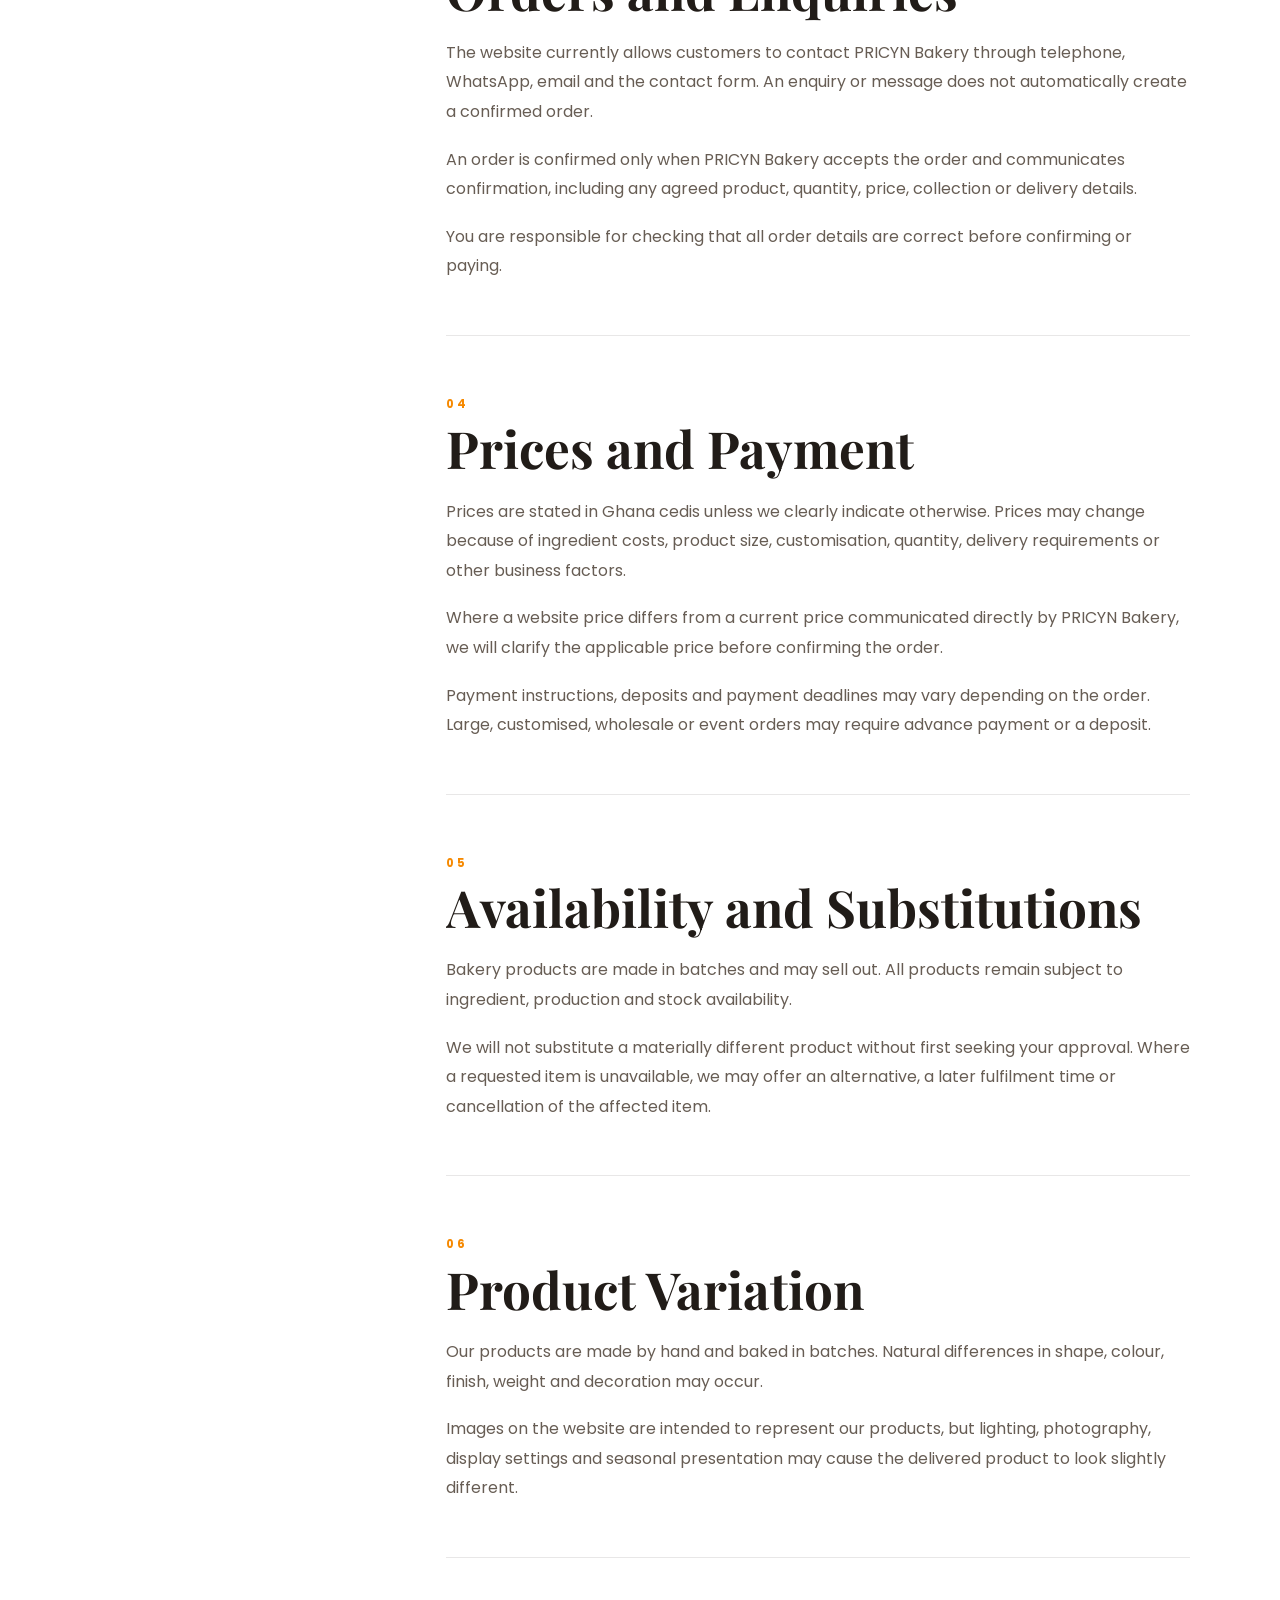
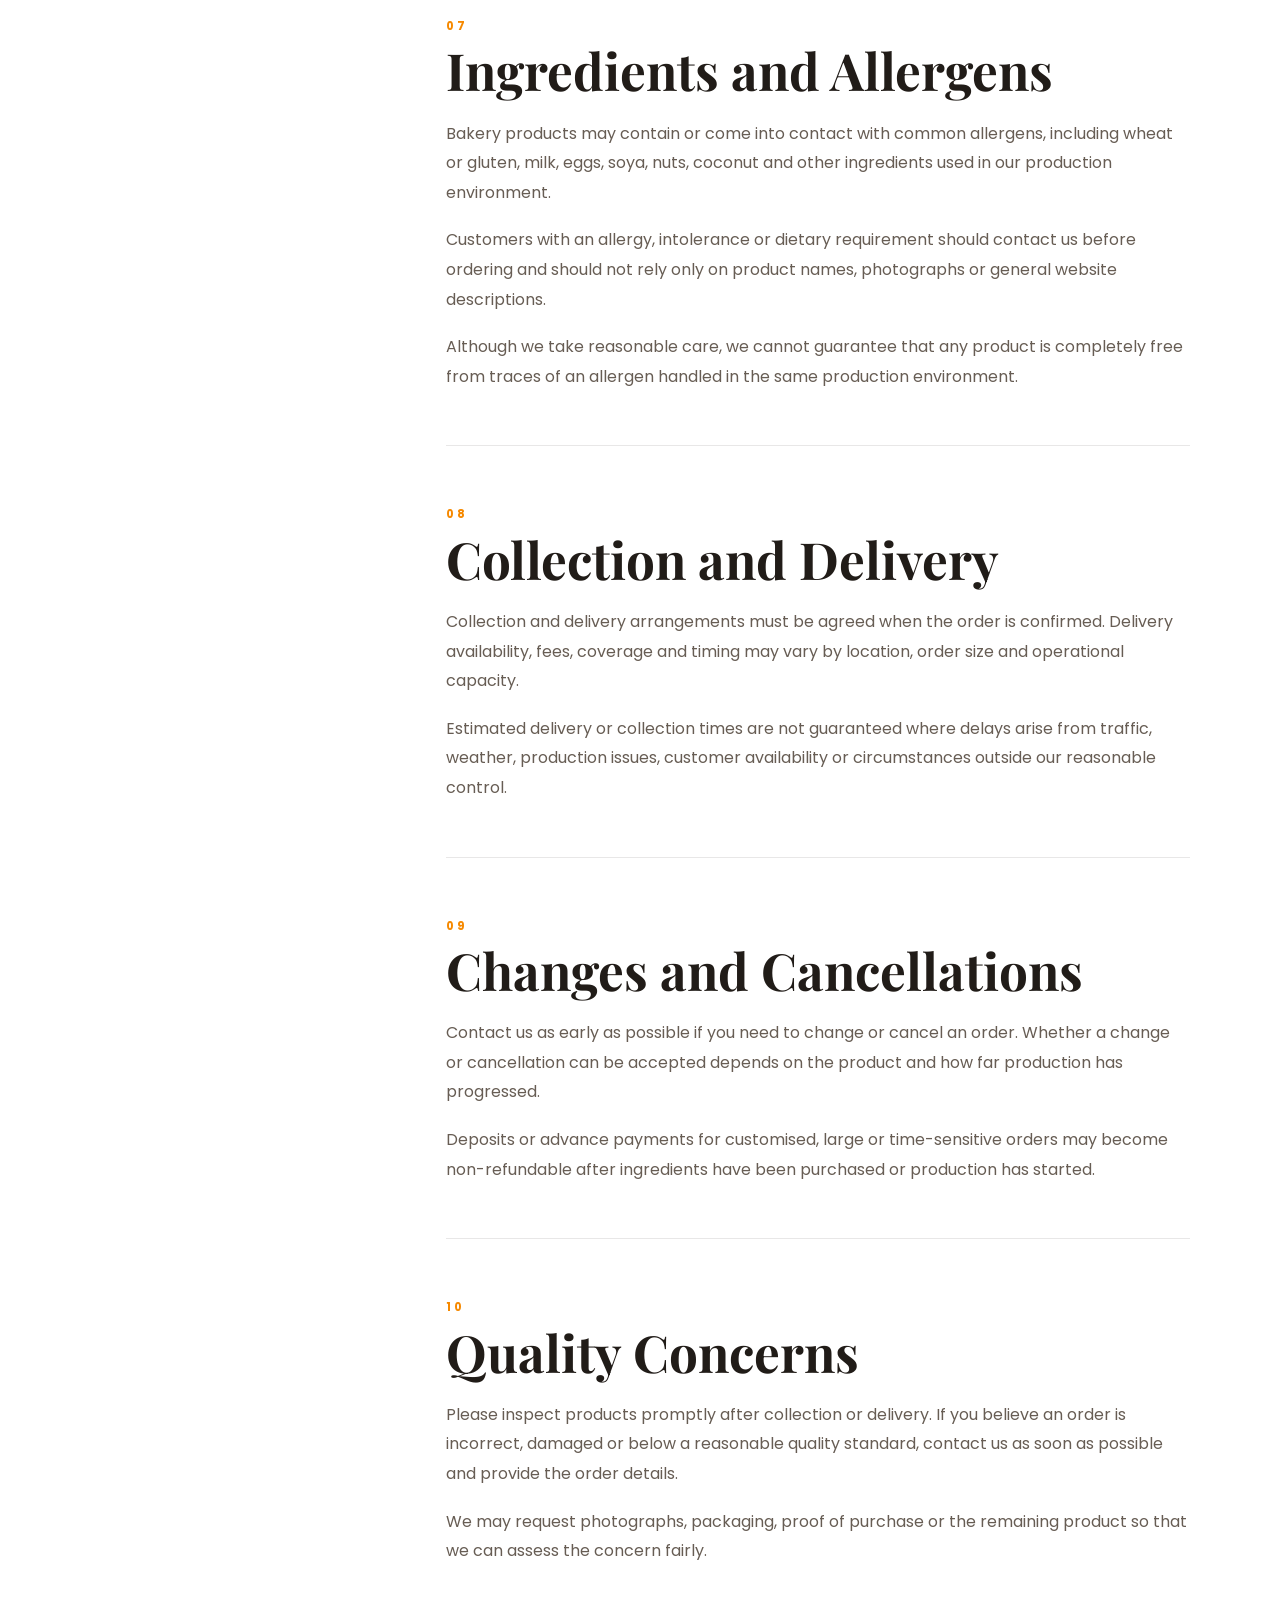
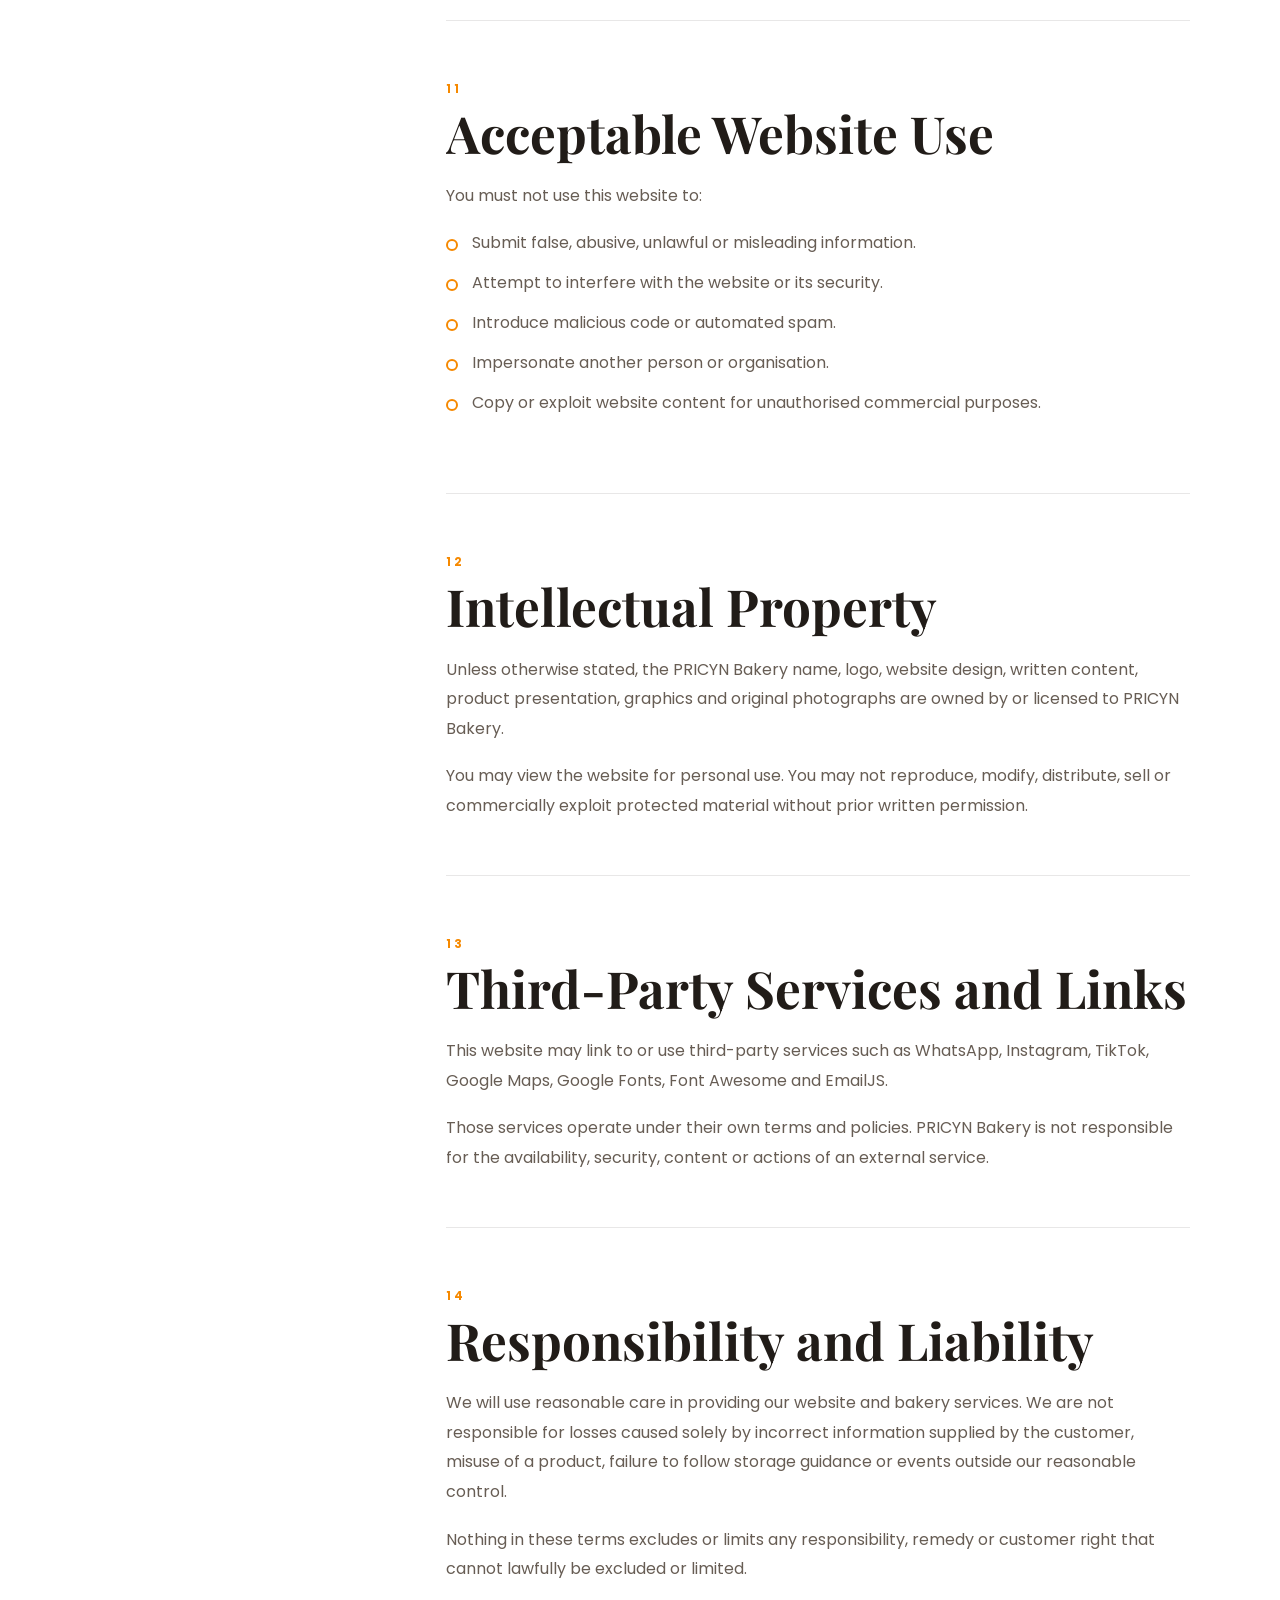
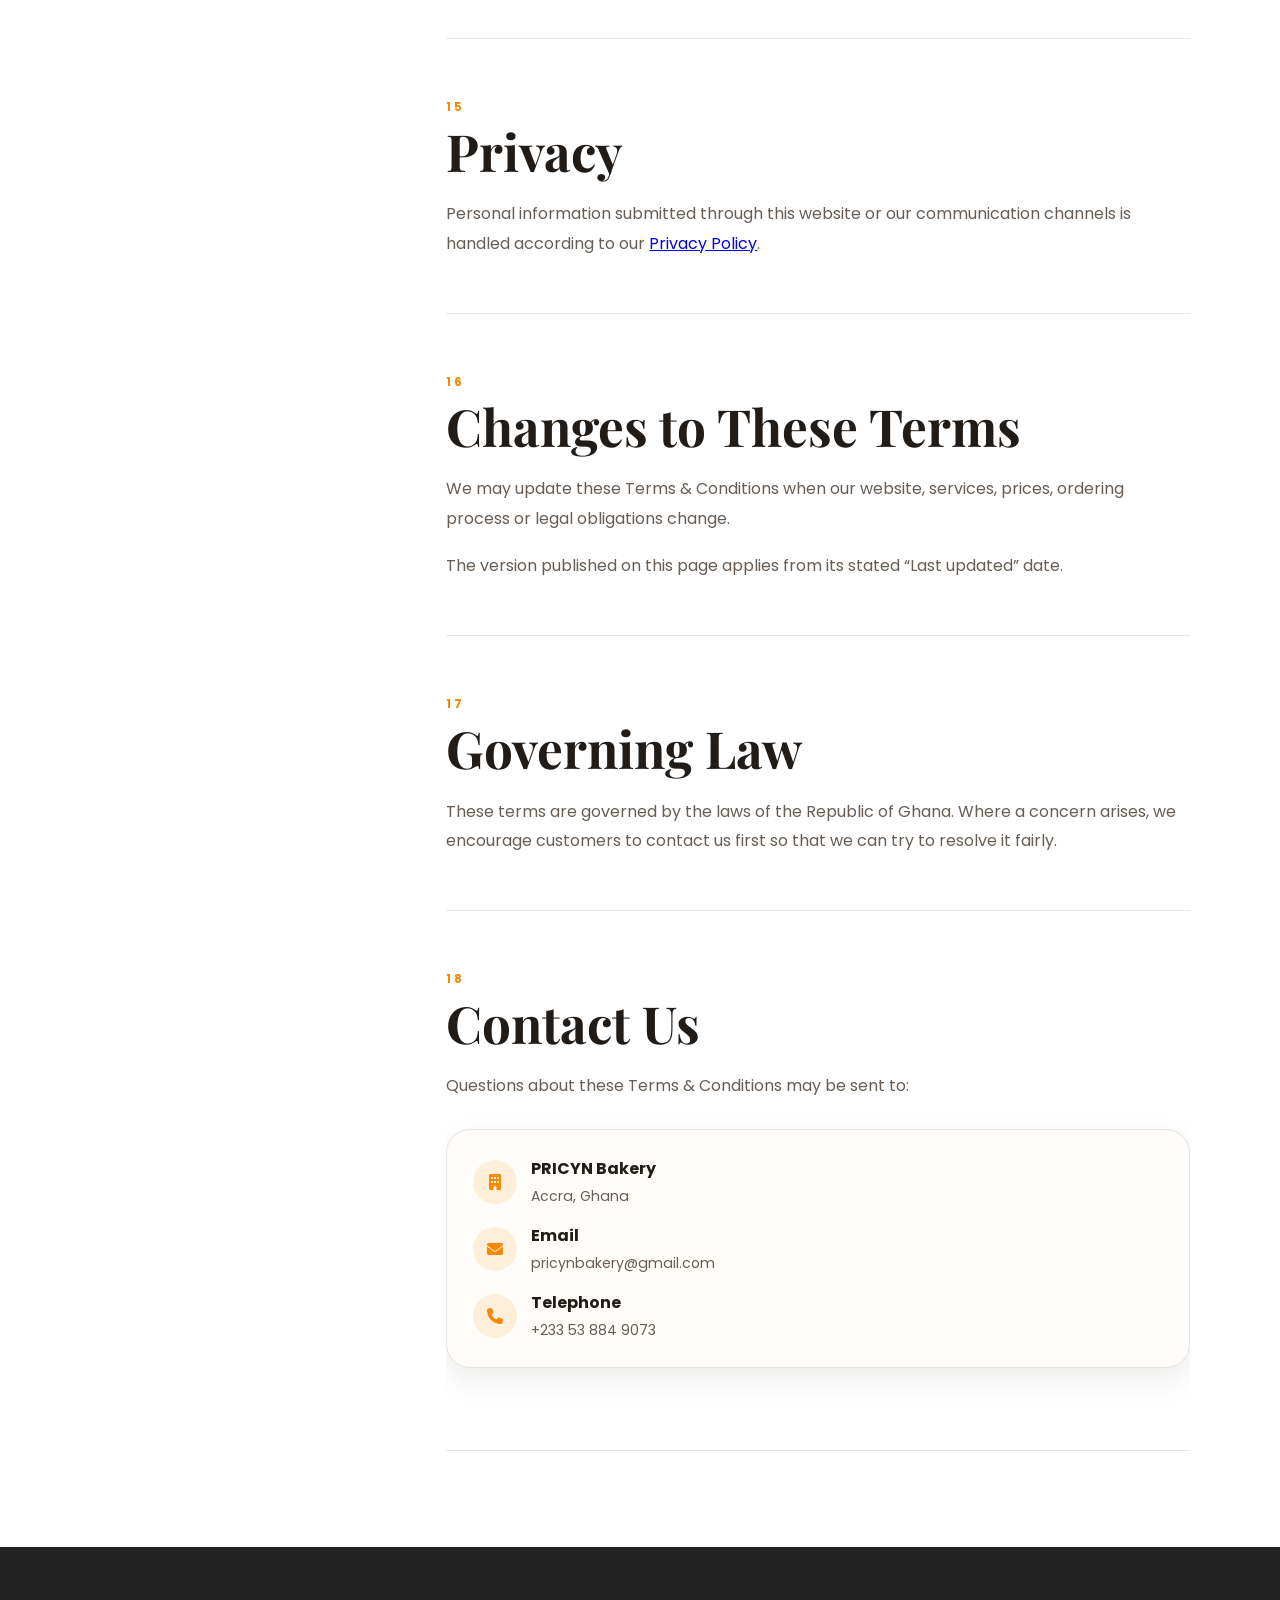
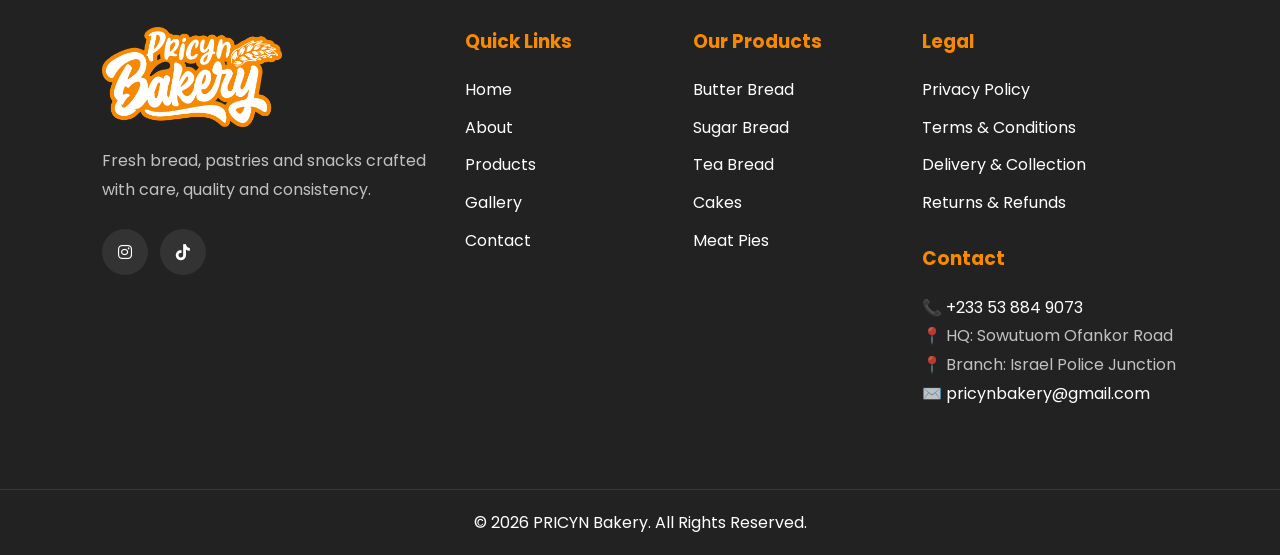
<file: pages/terms.html>
<!doctype html>

<html lang="en">
  <head>
    <meta charset="utf-8" />
    <meta name="viewport" content="width=device-width, initial-scale=1.0" />

    <title>Terms &amp; Conditions | PRICYN Bakery</title>

    <meta
      name="description"
      content="Read the terms governing use of the PRICYN Bakery website, product enquiries, orders, pricing, availability and customer responsibilities."
    />

    <meta name="robots" content="index, follow" />
    <meta name="author" content="PRICYN Bakery" />

    <meta name="theme-color" content="#F68900" />
    <meta name="color-scheme" content="light" />

    <!-- Canonical -->

    <link rel="canonical" href="https://your-domain.com/pages/terms.html" />

    <!-- Open Graph -->

    <meta
      property="og:title"
      content="Terms &amp; Conditions | PRICYN Bakery"
    />

    <meta
      property="og:description"
      content="Read the terms governing use of the PRICYN Bakery website and bakery services."
    />

    <meta
      property="og:image"
      content="https://your-domain.com/images/hero/hero.jpg"
    />

    <meta
      property="og:url"
      content="https://your-domain.com/pages/terms.html"
    />

    <meta property="og:type" content="website" />

    <meta property="og:site_name" content="PRICYN Bakery" />

    <meta property="og:locale" content="en_GH" />

    <!-- Twitter -->

    <meta name="twitter:card" content="summary_large_image" />

    <meta
      name="twitter:title"
      content="Terms &amp; Conditions | PRICYN Bakery"
    />

    <meta
      name="twitter:description"
      content="Read the terms governing use of the PRICYN Bakery website and bakery services."
    />

    <meta
      name="twitter:image"
      content="https://your-domain.com/images/hero/hero.jpg"
    />

    <!-- Performance -->

    <link rel="preconnect" href="https://fonts.googleapis.com" />

    <link rel="preconnect" href="https://fonts.gstatic.com" crossorigin />

    <!-- Fonts -->

    <link
      href="https://fonts.googleapis.com/css2?family=Playfair+Display:wght@600;700&family=Poppins:wght@300;400;500;600&display=swap"
      rel="stylesheet"
    />

    <!-- Icons -->

    <link
      rel="stylesheet"
      href="https://cdnjs.cloudflare.com/ajax/libs/font-awesome/6.5.2/css/all.min.css"
    />

    <!-- Styles -->

    <link rel="stylesheet" href="../css/style.css" />
    <link rel="stylesheet" href="../css/privacy.css" />

    <!-- Favicons -->

    <link rel="icon" href="../images/logo/favicon.ico" sizes="any" />

    <link rel="icon" type="image/svg+xml" href="../images/logo/favicon.svg" />

    <link
      rel="icon"
      type="image/png"
      sizes="96x96"
      href="../images/logo/favicon-96x96.png"
    />

    <link
      rel="apple-touch-icon"
      sizes="180x180"
      href="../images/logo/apple-touch-icon.png"
    />

    <link rel="manifest" href="../images/logo/site.webmanifest" />

    <!-- Mobile App -->

    <meta name="mobile-web-app-capable" content="yes" />

    <meta name="apple-mobile-web-app-capable" content="yes" />

    <meta name="apple-mobile-web-app-status-bar-style" content="default" />

    <meta name="apple-mobile-web-app-title" content="PRICYN Bakery" />

    <meta name="application-name" content="PRICYN Bakery" />
  </head>

  <body id="top">
    <div class="page-loader">
      <img
        alt="PRICYN Bakery"
        class="page-loader-logo"
        src="../images/logo/pb-prime.png"
      />
    </div>

    <header>
      <nav class="navbar">
        <a href="../index.html">
          <div class="logo">
            <img
              src="../images/logo/pb-prime.png"
              alt="PRICYN Bakery Logo"
              loading="lazy"
            />
          </div>
        </a>

        <div class="hamburger">
          <span></span>
          <span></span>
          <span></span>
        </div>

        <ul class="nav-links">
          <li><a href="../index.html">Home</a></li>

          <li><a href="about.html">About</a></li>

          <li><a href="products.html">Products</a></li>

          <li><a href="gallery.html">Gallery</a></li>

          <li><a href="contact.html">Contact</a></li>
        </ul>
      </nav>
    </header>

    <main>
      <section class="privacy-hero">
        <div class="privacy-hero-shell">
          <span class="privacy-kicker">PLEASE READ CAREFULLY</span>
          <h1>Terms &amp; Conditions</h1>
          <p>
            These terms explain the rules that apply when you use the PRICYN
            Bakery website, contact us about products or place an order through
            our available communication channels.
          </p>
          <div class="privacy-meta">
            <span
              ><i class="fa-regular fa-calendar"></i> Last updated: 14 July
              2026</span
            >
            <span><i class="fa-solid fa-location-dot"></i> Accra, Ghana</span>
          </div>
        </div>
      </section>
      <section class="privacy-content">
        <div class="privacy-layout">
          <aside aria-label="Privacy policy contents" class="privacy-sidebar">
            <div class="privacy-sidebar-card">
              <span>ON THIS PAGE</span>
              <nav>
                <a href="#acceptance">1. Acceptance of terms</a>
                <a href="#website">2. Website information</a>
                <a href="#orders">3. Orders and enquiries</a>
                <a href="#pricing">4. Prices and payment</a>
                <a href="#availability">5. Availability and substitutions</a>
                <a href="#product-variation">6. Product variation</a>
                <a href="#allergens">7. Ingredients and allergens</a>
                <a href="#collection-delivery">8. Collection and delivery</a>
                <a href="#cancellations">9. Changes and cancellations</a>
                <a href="#quality">10. Quality concerns</a>
                <a href="#acceptable-use">11. Acceptable website use</a>
                <a href="#intellectual-property">12. Intellectual property</a>
                <a href="#third-parties">13. Third-party services</a>
                <a href="#liability">14. Responsibility and liability</a>
                <a href="#privacy">15. Privacy</a>
                <a href="#changes">16. Changes to these terms</a>
                <a href="#law">17. Governing law</a>
                <a href="#contact">18. Contact us</a>
              </nav>
            </div>
          </aside>
          <article class="privacy-policy">
            <section class="policy-section" id="acceptance">
              <span class="policy-number">01</span>
              <h2>Acceptance of These Terms</h2>
              <p>
                By accessing or using this website, sending an enquiry or
                placing an order with PRICYN Bakery, you agree to these Terms
                &amp; Conditions.
              </p>
              <p>
                If you do not agree with these terms, please do not use the
                website or place an order through it.
              </p>
              <div class="policy-note">
                <i class="fa-solid fa-circle-info"></i>
                <p>
                  These terms apply alongside our Privacy Policy and any
                  separate delivery, collection, refund or order terms
                  communicated to you.
                </p>
              </div>
            </section>
            <section class="policy-section" id="website">
              <span class="policy-number">02</span>
              <h2>Website Information</h2>
              <p>
                We aim to keep information on this website accurate, helpful and
                current. However, product descriptions, images, prices,
                availability, opening hours and other content may change.
              </p>
              <p>
                Website content is provided for general information and does not
                by itself guarantee that a particular product, size, flavour,
                price or delivery option is available.
              </p>
            </section>
            <section class="policy-section" id="orders">
              <span class="policy-number">03</span>
              <h2>Orders and Enquiries</h2>
              <p>
                The website currently allows customers to contact PRICYN Bakery
                through telephone, WhatsApp, email and the contact form. An
                enquiry or message does not automatically create a confirmed
                order.
              </p>
              <p>
                An order is confirmed only when PRICYN Bakery accepts the order
                and communicates confirmation, including any agreed product,
                quantity, price, collection or delivery details.
              </p>
              <p>
                You are responsible for checking that all order details are
                correct before confirming or paying.
              </p>
            </section>
            <section class="policy-section" id="pricing">
              <span class="policy-number">04</span>
              <h2>Prices and Payment</h2>
              <p>
                Prices are stated in Ghana cedis unless we clearly indicate
                otherwise. Prices may change because of ingredient costs,
                product size, customisation, quantity, delivery requirements or
                other business factors.
              </p>
              <p>
                Where a website price differs from a current price communicated
                directly by PRICYN Bakery, we will clarify the applicable price
                before confirming the order.
              </p>
              <p>
                Payment instructions, deposits and payment deadlines may vary
                depending on the order. Large, customised, wholesale or event
                orders may require advance payment or a deposit.
              </p>
            </section>
            <section class="policy-section" id="availability">
              <span class="policy-number">05</span>
              <h2>Availability and Substitutions</h2>
              <p>
                Bakery products are made in batches and may sell out. All
                products remain subject to ingredient, production and stock
                availability.
              </p>
              <p>
                We will not substitute a materially different product without
                first seeking your approval. Where a requested item is
                unavailable, we may offer an alternative, a later fulfilment
                time or cancellation of the affected item.
              </p>
            </section>
            <section class="policy-section" id="product-variation">
              <span class="policy-number">06</span>
              <h2>Product Variation</h2>
              <p>
                Our products are made by hand and baked in batches. Natural
                differences in shape, colour, finish, weight and decoration may
                occur.
              </p>
              <p>
                Images on the website are intended to represent our products,
                but lighting, photography, display settings and seasonal
                presentation may cause the delivered product to look slightly
                different.
              </p>
            </section>
            <section class="policy-section" id="allergens">
              <span class="policy-number">07</span>
              <h2>Ingredients and Allergens</h2>
              <p>
                Bakery products may contain or come into contact with common
                allergens, including wheat or gluten, milk, eggs, soya, nuts,
                coconut and other ingredients used in our production
                environment.
              </p>
              <p>
                Customers with an allergy, intolerance or dietary requirement
                should contact us before ordering and should not rely only on
                product names, photographs or general website descriptions.
              </p>
              <p>
                Although we take reasonable care, we cannot guarantee that any
                product is completely free from traces of an allergen handled in
                the same production environment.
              </p>
            </section>
            <section class="policy-section" id="collection-delivery">
              <span class="policy-number">08</span>
              <h2>Collection and Delivery</h2>
              <p>
                Collection and delivery arrangements must be agreed when the
                order is confirmed. Delivery availability, fees, coverage and
                timing may vary by location, order size and operational
                capacity.
              </p>
              <p>
                Estimated delivery or collection times are not guaranteed where
                delays arise from traffic, weather, production issues, customer
                availability or circumstances outside our reasonable control.
              </p>
            </section>
            <section class="policy-section" id="cancellations">
              <span class="policy-number">09</span>
              <h2>Changes and Cancellations</h2>
              <p>
                Contact us as early as possible if you need to change or cancel
                an order. Whether a change or cancellation can be accepted
                depends on the product and how far production has progressed.
              </p>
              <p>
                Deposits or advance payments for customised, large or
                time-sensitive orders may become non-refundable after
                ingredients have been purchased or production has started.
              </p>
            </section>
            <section class="policy-section" id="quality">
              <span class="policy-number">10</span>
              <h2>Quality Concerns</h2>
              <p>
                Please inspect products promptly after collection or delivery.
                If you believe an order is incorrect, damaged or below a
                reasonable quality standard, contact us as soon as possible and
                provide the order details.
              </p>
              <p>
                We may request photographs, packaging, proof of purchase or the
                remaining product so that we can assess the concern fairly.
              </p>
            </section>
            <section class="policy-section" id="acceptable-use">
              <span class="policy-number">11</span>
              <h2>Acceptable Website Use</h2>
              <p>You must not use this website to:</p>
              <ul>
                <li>
                  Submit false, abusive, unlawful or misleading information.
                </li>
                <li>Attempt to interfere with the website or its security.</li>
                <li>Introduce malicious code or automated spam.</li>
                <li>Impersonate another person or organisation.</li>
                <li>
                  Copy or exploit website content for unauthorised commercial
                  purposes.
                </li>
              </ul>
            </section>
            <section class="policy-section" id="intellectual-property">
              <span class="policy-number">12</span>
              <h2>Intellectual Property</h2>
              <p>
                Unless otherwise stated, the PRICYN Bakery name, logo, website
                design, written content, product presentation, graphics and
                original photographs are owned by or licensed to PRICYN Bakery.
              </p>
              <p>
                You may view the website for personal use. You may not
                reproduce, modify, distribute, sell or commercially exploit
                protected material without prior written permission.
              </p>
            </section>
            <section class="policy-section" id="third-parties">
              <span class="policy-number">13</span>
              <h2>Third-Party Services and Links</h2>
              <p>
                This website may link to or use third-party services such as
                WhatsApp, Instagram, TikTok, Google Maps, Google Fonts, Font
                Awesome and EmailJS.
              </p>
              <p>
                Those services operate under their own terms and policies.
                PRICYN Bakery is not responsible for the availability, security,
                content or actions of an external service.
              </p>
            </section>
            <section class="policy-section" id="liability">
              <span class="policy-number">14</span>
              <h2>Responsibility and Liability</h2>
              <p>
                We will use reasonable care in providing our website and bakery
                services. We are not responsible for losses caused solely by
                incorrect information supplied by the customer, misuse of a
                product, failure to follow storage guidance or events outside
                our reasonable control.
              </p>
              <p>
                Nothing in these terms excludes or limits any responsibility,
                remedy or customer right that cannot lawfully be excluded or
                limited.
              </p>
            </section>
            <section class="policy-section" id="privacy">
              <span class="policy-number">15</span>
              <h2>Privacy</h2>
              <p>
                Personal information submitted through this website or our
                communication channels is handled according to our
                <a href="privacy.html">Privacy Policy</a>.
              </p>
            </section>
            <section class="policy-section" id="changes">
              <span class="policy-number">16</span>
              <h2>Changes to These Terms</h2>
              <p>
                We may update these Terms &amp; Conditions when our website,
                services, prices, ordering process or legal obligations change.
              </p>
              <p>
                The version published on this page applies from its stated “Last
                updated” date.
              </p>
            </section>
            <section class="policy-section" id="law">
              <span class="policy-number">17</span>
              <h2>Governing Law</h2>
              <p>
                These terms are governed by the laws of the Republic of Ghana.
                Where a concern arises, we encourage customers to contact us
                first so that we can try to resolve it fairly.
              </p>
            </section>
            <section class="policy-section" id="contact">
              <span class="policy-number">18</span>
              <h2>Contact Us</h2>
              <p>
                Questions about these Terms &amp; Conditions may be sent to:
              </p>
              <div class="privacy-contact-card">
                <div>
                  <i class="fa-solid fa-building"></i>
                  <span>
                    <strong>PRICYN Bakery</strong>
                    <small>Accra, Ghana</small>
                  </span>
                </div>
                <div>
                  <i class="fa-solid fa-envelope"></i>
                  <span>
                    <strong>Email</strong>
                    <a href="mailto:pricynbakery@gmail.com">
                      pricynbakery@gmail.com
                    </a>
                  </span>
                </div>
                <div>
                  <i class="fa-solid fa-phone"></i>
                  <span>
                    <strong>Telephone</strong>
                    <a href="tel:+233538849073">+233 53 884 9073</a>
                  </span>
                </div>
              </div>
            </section>
          </article>
        </div>
      </section>
    </main>

    <!-- =====================================
         SITE FOOTER
    ====================================== -->

    <footer class="footer">
      <div class="footer-container">
        <div class="footer-column footer-brand">
          <a href="../index.html">
            <img
              src="../images/logo/pb-prime.png"
              alt="PRICYN Bakery Logo"
              class="footer-logo"
              loading="lazy"
            />
          </a>

          <p>
            Fresh bread, pastries and snacks crafted with care, quality and
            consistency.
          </p>

          <div
            class="footer-socials"
            aria-label="PRICYN Bakery social media links"
          >
            <a
              href="https://www.instagram.com/pricyn.bakery"
              target="_blank"
              rel="noopener noreferrer"
              aria-label="Follow PRICYN Bakery on Instagram"
            >
              <i class="fa-brands fa-instagram"></i>
            </a>

            <a
              href="https://www.tiktok.com/@pricyn.bakery"
              target="_blank"
              rel="noopener noreferrer"
              aria-label="Follow PRICYN Bakery on TikTok"
            >
              <i class="fa-brands fa-tiktok"></i>
            </a>
          </div>
        </div>

        <div class="footer-column">
          <h3>Quick Links</h3>
          <ul>
            <li><a href="../index.html">Home</a></li>
            <li><a href="../pages/about.html">About</a></li>
            <li><a href="../pages/products.html">Products</a></li>
            <li><a href="../pages/gallery.html">Gallery</a></li>
            <li><a href="../pages/contact.html">Contact</a></li>
          </ul>
        </div>

        <div class="footer-column">
          <h3>Our Products</h3>

          <ul>
            <li><a href="../pages/products.html">Butter Bread</a></li>
            <li><a href="../pages/products.html">Sugar Bread</a></li>
            <li><a href="../pages/products.html">Tea Bread</a></li>
            <li><a href="../pages/products.html">Cakes</a></li>
            <li><a href="../pages/products.html">Meat Pies</a></li>
          </ul>
        </div>

        <div class="footer-column">
          <h3>Legal</h3>

          <ul>
            <li>
              <a href="../pages/privacy.html"> Privacy Policy </a>
            </li>

            <li>
              <a href="../pages/terms.html"> Terms &amp; Conditions </a>
            </li>

            <li>
              <a href="../pages/delivery.html"> Delivery &amp; Collection </a>
            </li>

            <li>
              <a href="../pages/refunds.html"> Returns &amp; Refunds </a>
            </li>
          </ul>

          <h3 class="footer-contact-heading">Contact</h3>

          <p>
            📞
            <a href="tel:+233538849073"> +233 53 884 9073 </a>
          </p>

          <p>📍 HQ: Sowutuom Ofankor Road</p>

          <p>📍 Branch: Israel Police Junction</p>

          <p>
            ✉️
            <a href="mailto:pricynbakery@gmail.com"> pricynbakery@gmail.com </a>
          </p>
        </div>
      </div>

      <div class="footer-bottom">
        <p>© 2026 PRICYN Bakery. All Rights Reserved.</p>
      </div>
    </footer>

    <button
      aria-label="Back to top"
      class="back-to-top"
      id="backToTop"
      type="button"
    >
      ↑
    </button>
    <script src="../js/privacy.js"></script>
    <script src="../js/navigation.js"></script>
  </body>
</html>
</file>
<file: css/style.css>
:root {
  /* ========= Brand Colours ========= */
  --primary-color: #f68900;
  --primary-hover: #e07d00;
  --background-color: #faf8f5;
  --surface-color: #ffffff;
  --background-alt: #fffaf3;
  --background-soft: #fffdf9;
  --cream-soft: #fffaf3;
  --cream-warm: #f8f0e4;
  --cream-light: #fffbf6;
  --text-dark: #211c18;
  --text-light: #675d54;
  --text-muted: #7a6d62;
  --border-light: rgba(33, 28, 24, 0.1);
  --border-medium: rgba(33, 28, 24, 0.16);

  /* ========= Typography ========= */
  --heading-font: "Playfair Display", serif;
  --body-font: "Poppins", sans-serif;

  /* ========= Radius ========= */
  --radius-sm: 16px;
  --radius-md: 24px;
  --radius-lg: 32px;
  --radius-pill: 999px;

  /* ========= Shadows ========= */
  --shadow-soft: 0 12px 30px rgba(41, 29, 17, 0.08);
  --shadow-card: 0 18px 48px rgba(41, 29, 17, 0.1);
  --shadow-image: 0 28px 80px rgba(41, 29, 17, 0.13);

  /* ========= Layout ========= */
  --container-xl: 1240px;
  --space-section: 6rem;

  /* ========= Animation ========= */
  --transition-fast: 0.25s ease;
  --transition: 0.35s ease;
  --transition-slow: 0.6s ease;
}

/* =====================================
   RESET
===================================== */

* {
  margin: 0;
  padding: 0;
  box-sizing: border-box;
}

html {
  scroll-behavior: smooth;
}

img {
  display: block;
  max-width: 100%;
  height: auto;
}

button,
a {
  -webkit-tap-highlight-color: transparent;
}

/* =====================================
   BODY
===================================== */

body {
  padding-top: 112px;
  background: var(--background-color);
  color: var(--text-dark);
  font-family: var(--body-font);
  line-height: 1.6;

  -webkit-font-smoothing: antialiased;
  -moz-osx-font-smoothing: grayscale;
  text-rendering: optimizeLegibility;
}

section {
  overflow: hidden;
}

/* =====================================
   NAVIGATION
===================================== */

.navbar {
  position: fixed;
  top: 0;
  left: 0;
  z-index: 1000;
  width: 100%;
  display: flex;
  align-items: center;
  justify-content: space-between;
  padding: 1.25rem 4rem;
  border-bottom: 1px solid var(--border-light);
  background: var(--surface-color);
  box-shadow: var(--shadow-soft);
  transition:
    padding var(--transition),
    box-shadow var(--transition),
    background-color var(--transition);
}

.logo img {
  height: 80px;
}

.nav-links {
  display: flex;
  align-items: center;
  gap: 2rem;
  list-style: none;
}

.nav-links a {
  position: relative;
  color: var(--text-dark);
  font-size: 0.95rem;
  font-weight: 500;
  letter-spacing: 0.03em;
  text-decoration: none;
  transition: color var(--transition);
}

.nav-links a::after {
  content: "";
  position: absolute;
  bottom: -5px;
  left: 0;
  width: 0;
  height: 2px;
  background: var(--primary-color);
  transition: width var(--transition);
}

.nav-links a:hover,
.nav-links a.active {
  color: var(--primary-color);
}

.nav-links a:hover::after,
.nav-links a.active::after {
  width: 100%;
}

.nav-cta a {
  padding: 0.85rem 1.4rem;
  border-radius: var(--radius-pill);
  background: var(--primary-color);
  color: #fff !important;
  box-shadow: var(--shadow-soft);
}

.nav-cta a::after {
  display: none;
}

.navbar.scrolled {
  padding: 0.85rem 4rem;
  box-shadow: 0 12px 35px rgba(0, 0, 0, 0.1);
  backdrop-filter: blur(10px);
}

/* =====================================
   HAMBURGER
===================================== */

.hamburger {
  display: none;
  flex-direction: column;
  gap: 6px;
  padding: 0;
  border: 0;
  background: transparent;
  cursor: pointer;
}

.hamburger span {
  width: 28px;
  height: 3px;
  border-radius: 5px;
  background: #000;
  transition: 0.3s;
}

.hamburger.active span:nth-child(1) {
  transform: translateY(9px) rotate(45deg);
}

.hamburger.active span:nth-child(2) {
  opacity: 0;
}

.hamburger.active span:nth-child(3) {
  transform: translateY(-9px) rotate(-45deg);
}

/* =====================================
   GLOBAL BUTTONS AND LINKS
===================================== */

.btn-primary,
.btn-secondary {
  display: inline-flex;
  align-items: center;
  justify-content: center;
  padding: 16px 34px;
  border-radius: var(--radius-pill);
  font-size: 0.95rem;
  font-weight: 600;
  text-decoration: none;
  cursor: pointer;
  transition:
    transform var(--transition),
    box-shadow var(--transition),
    background var(--transition),
    color var(--transition),
    border-color var(--transition);
}

.btn-primary {
  border: 0;
  background: var(--primary-color);
  color: #fff;
}

.btn-primary:hover {
  transform: translateY(-3px);
  box-shadow: 0 18px 35px rgba(246, 137, 0, 0.25);
}

.btn-secondary {
  border: 2px solid var(--border-light);
  background: #fff;
  color: var(--text-dark);
}

.btn-secondary:hover {
  border-color: var(--primary-color);
  background: var(--primary-color);
  color: #fff;
  transform: translateY(-3px);
  box-shadow: 0 18px 35px rgba(246, 137, 0, 0.2);
}

.section-kicker {
  display: inline-block;
  margin-bottom: 14px;
  color: var(--primary-color);
  font-size: 0.72rem;
  font-weight: 700;
  letter-spacing: 0.24em;
  text-transform: uppercase;
}

.section-link,
.text-link {
  display: inline-flex;
  align-items: center;
  gap: 10px;
  color: var(--text-dark);
  font-weight: 600;
  text-decoration: none;
  transition:
    color var(--transition),
    gap var(--transition);
}

.section-link:hover,
.text-link:hover {
  gap: 14px;
  color: var(--primary-color);
}

/* =====================================
   ACCESSIBILITY
===================================== */

a:focus-visible,
button:focus-visible {
  outline: 3px solid var(--primary-color);
  outline-offset: 3px;
}

/* =====================================
   PREMIUM HERO
===================================== */

.hero {
  position: relative;
  padding: 5rem 7% 7rem;
  background:
    radial-gradient(circle at 12% 18%, rgba(246, 137, 0, 0.1), transparent 30%),
    linear-gradient(135deg, #fffaf3 0%, #faf8f5 58%, #f5ecdf 100%);
}

.hero::before {
  content: "";
  position: absolute;
  top: -140px;
  right: -120px;
  width: 420px;
  height: 420px;
  border: 1px solid rgba(246, 137, 0, 0.14);
  border-radius: 50%;
}

.hero::after {
  content: "";
  position: absolute;
  bottom: -180px;
  left: -120px;
  width: 360px;
  height: 360px;
  border-radius: 50%;
  background: rgba(246, 137, 0, 0.055);
}

.hero-container {
  position: relative;
  z-index: 1;
  max-width: var(--container-xl);
  margin: 0 auto;
  display: grid;
  grid-template-columns: minmax(0, 0.95fr) minmax(460px, 1.05fr);
  gap: clamp(3.5rem, 7vw, 6.5rem);
  align-items: center;
}

.hero-text {
  max-width: 660px;
}

.hero-kicker {
  display: inline-flex;
  align-items: center;
  gap: 12px;
  margin-bottom: 1.25rem;
  color: var(--primary-color);
  font-size: 0.74rem;
  font-weight: 700;
  letter-spacing: 0.24em;
  text-transform: uppercase;
}

.hero-kicker::before {
  content: "";
  width: 42px;
  height: 1px;
  background: var(--primary-color);
}

.hero-text h1 {
  margin-bottom: 1.6rem;
  color: var(--text-dark);
  font-family: var(--heading-font);
  font-size: clamp(3.4rem, 6vw, 6rem);
  line-height: 0.92;
  letter-spacing: -0.04em;
}

.hero-text h1 span {
  display: block;
  color: var(--primary-color);
}

.hero-description {
  max-width: 610px;
  margin-bottom: 2.5rem;
  color: var(--text-light);
  font-size: 1.05rem;
  line-height: 1.9;
}

.hero-buttons {
  display: flex;
  flex-wrap: wrap;
  gap: 1rem;
  margin-bottom: 2.8rem;
}

.hero-features {
  display: flex;
  flex-wrap: wrap;
  gap: 1.35rem;
  color: var(--text-light);
  font-size: 0.78rem;
  font-weight: 600;
  letter-spacing: 0.11em;
  text-transform: uppercase;
}

.hero-features span {
  position: relative;
  padding-left: 17px;
}

.hero-features span::before {
  content: "";
  position: absolute;
  top: 0.48em;
  left: 0;
  width: 7px;
  height: 7px;
  border: 2px solid var(--primary-color);
  border-radius: 50%;
}

.hero-visual {
  position: relative;
  min-width: 0;
}

.hero-image {
  position: relative;
  z-index: 1;
  overflow: hidden;
  border-radius: 40px 40px 120px 40px;
  background: #eadfce;
  box-shadow: var(--shadow-image);
}

.hero-image::after {
  content: "";
  position: absolute;
  inset: 0;
  background:
    linear-gradient(to top, rgba(33, 28, 24, 0.2), transparent 42%),
    linear-gradient(to right, rgba(33, 28, 24, 0.08), transparent 48%);
  pointer-events: none;
}

.hero-image img {
  width: 100%;
  height: 660px;
  object-fit: cover;
  transform: scale(1.015);
  will-change: transform;
}

.hero-note {
  position: absolute;
  z-index: 3;
  bottom: 44px;
  left: -54px;
  width: min(310px, 72%);
  display: grid;
  grid-template-columns: 48px 1fr;
  gap: 14px;
  align-items: center;
  padding: 20px 22px;
  border: 1px solid rgba(33, 28, 24, 0.08);
  border-radius: var(--radius-md);
  background: rgba(255, 255, 255, 0.94);
  box-shadow: var(--shadow-card);
  backdrop-filter: blur(14px);
}

.hero-note-icon {
  width: 48px;
  height: 48px;
  display: flex;
  align-items: center;
  justify-content: center;
  border-radius: 50%;
  background: rgba(246, 137, 0, 0.12);
  color: var(--primary-color);
}

.hero-note strong {
  display: block;
  margin-bottom: 4px;
  font-family: var(--heading-font);
  font-size: 1.1rem;
}

.hero-note p {
  color: var(--text-light);
  font-size: 0.78rem;
  line-height: 1.5;
}

.hero-stamp {
  position: absolute;
  z-index: 3;
  top: -28px;
  right: -26px;
  width: 138px;
  height: 138px;
  display: flex;
  flex-direction: column;
  align-items: center;
  justify-content: center;
  border: 2px solid var(--primary-color);
  border-radius: 50%;
  background: #fffaf3;
  color: var(--primary-color);
  text-align: center;
  transform: rotate(8deg);
  box-shadow: var(--shadow-card);
}

.hero-stamp::before,
.hero-stamp::after {
  content: "•";
}

.hero-stamp span {
  font-size: 0.68rem;
  font-weight: 700;
  letter-spacing: 0.18em;
}

.hero-stamp strong {
  margin-top: 4px;
  font-family: var(--heading-font);
  font-size: 1.1rem;
}

/* =====================================
   SIGNATURE COLLECTION
===================================== */

.featured-products {
  padding: var(--space-section) 7%;
  background: var(--surface-color);
}

.featured-shell {
  max-width: var(--container-xl);
  margin: 0 auto;
}

.featured-heading {
  display: flex;
  align-items: end;
  justify-content: space-between;
  gap: 32px;
  margin-bottom: 48px;
}

.featured-heading > div {
  max-width: 760px;
}

.featured-heading h2 {
  color: var(--text-dark);
  font-family: var(--heading-font);
  font-size: clamp(3rem, 5vw, 5.2rem);
  line-height: 0.96;
}

.featured-layout {
  display: grid;
  grid-template-columns: 1.18fr 0.82fr;
  gap: 24px;
}

.featured-main-card {
  overflow: hidden;
  border-radius: var(--radius-lg);
  background: var(--background-alt);
  box-shadow: var(--shadow-card);
}

.featured-main-image {
  position: relative;
  overflow: hidden;
}

.featured-main-image img {
  width: 100%;
  height: 540px;
  object-fit: cover;
  transition: transform var(--transition-slow);
}

.featured-main-card:hover img {
  transform: scale(1.04);
}

.featured-badge {
  position: absolute;
  top: 22px;
  left: 22px;
  padding: 9px 15px;
  border-radius: var(--radius-pill);
  background: rgba(255, 255, 255, 0.94);
  color: var(--primary-color);
  font-size: 0.72rem;
  font-weight: 700;
  letter-spacing: 0.12em;
  text-transform: uppercase;
}

.featured-main-copy {
  display: grid;
  grid-template-columns: 58px 1fr;
  gap: 24px;
  padding: 34px;
}

.featured-main-copy > span {
  color: var(--primary-color);
  font-size: 0.8rem;
  font-weight: 700;
  letter-spacing: 0.18em;
}

.featured-main-copy h3 {
  margin-bottom: 12px;
  font-family: var(--heading-font);
  font-size: 2.6rem;
}

.featured-main-copy p {
  max-width: 580px;
  margin-bottom: 18px;
  color: var(--text-light);
  line-height: 1.75;
}

.featured-main-copy a {
  color: var(--primary-color);
  font-weight: 700;
  text-decoration: none;
}

.featured-side-grid {
  display: grid;
  gap: 24px;
}

.featured-small-card {
  display: grid;
  grid-template-columns: 170px 1fr;
  gap: 22px;
  align-items: center;
  overflow: hidden;
  border: 1px solid var(--border-light);
  border-radius: var(--radius-md);
  background: #fff;
  box-shadow: var(--shadow-soft);
  transition:
    transform var(--transition),
    box-shadow var(--transition);
}

.featured-small-card:hover {
  transform: translateY(-5px);
  box-shadow: var(--shadow-card);
}

.featured-small-card img {
  width: 170px;
  height: 190px;
  object-fit: cover;
}

.featured-small-card div {
  padding: 24px 24px 24px 0;
}

.featured-small-card span {
  color: var(--primary-color);
  font-size: 0.68rem;
  font-weight: 700;
  letter-spacing: 0.14em;
  text-transform: uppercase;
}

.featured-small-card h3 {
  margin: 10px 0 8px;
  font-family: var(--heading-font);
  font-size: 1.85rem;
}

.featured-small-card p {
  color: var(--text-light);
  font-size: 0.92rem;
  line-height: 1.65;
}

/* =====================================
   WHY PRICYN
===================================== */

.why-us {
  padding: var(--space-section) 7%;
  background: var(--background-alt);
}

.why-shell {
  max-width: var(--container-xl);
  margin: 0 auto;
  display: grid;
  grid-template-columns: 0.82fr 1.18fr;
  gap: clamp(48px, 7vw, 90px);
  align-items: start;
}

.why-copy {
  position: sticky;
  top: 160px;
}

.why-copy h2 {
  margin-bottom: 22px;
  font-family: var(--heading-font);
  font-size: clamp(3rem, 5vw, 5rem);
  line-height: 0.96;
}

.why-copy p {
  margin-bottom: 28px;
  color: var(--text-light);
  line-height: 1.8;
}

.why-list {
  border-top: 1px solid var(--border-medium);
}

.why-item {
  display: grid;
  grid-template-columns: 68px 1fr;
  gap: 26px;
  padding: 32px 0;
  border-bottom: 1px solid var(--border-medium);
}

.why-item > span {
  padding-top: 6px;
  color: var(--primary-color);
  font-size: 0.78rem;
  font-weight: 700;
  letter-spacing: 0.16em;
}

.why-item h3 {
  margin-bottom: 10px;
  font-family: var(--heading-font);
  font-size: 2rem;
}

.why-item p {
  color: var(--text-light);
  line-height: 1.75;
}

/* =====================================
   OUR STORY
===================================== */

.about-preview {
  display: grid;
  grid-template-columns: 1.04fr 0.96fr;
  gap: clamp(44px, 6vw, 86px);
  align-items: center;
  padding: var(--space-section) 7%;
  background: var(--background-soft);
}

.about-image {
  overflow: hidden;
  border-radius: var(--radius-lg);
  background: #eadfce;
  box-shadow: var(--shadow-image);
}

.about-image img {
  width: 100%;
  height: 620px;
  object-fit: cover;
  transition: transform var(--transition-slow);
}

.about-image:hover img {
  transform: scale(1.04);
}

.about-content {
  max-width: 640px;
}

.about-content h2 {
  margin: 18px 0 22px;
  font-family: var(--heading-font);
  font-size: clamp(3rem, 5vw, 5rem);
  line-height: 0.96;
}

.about-content h2 span {
  color: var(--primary-color);
}

.about-lead {
  margin-bottom: 24px;
  color: var(--text-dark);
  font-size: 1.08rem;
  font-weight: 500;
  line-height: 1.85;
}

.about-content p {
  margin-bottom: 18px;
  color: var(--text-light);
  line-height: 1.8;
}

.about-actions {
  display: flex;
  align-items: center;
  gap: 28px;
  margin-top: 30px;
}

.about-stat {
  display: grid;
  gap: 3px;
}

.about-stat strong {
  color: var(--primary-color);
  font-family: var(--heading-font);
  font-size: 1.35rem;
}

.about-stat span {
  color: var(--text-muted);
  font-size: 0.8rem;
}

/* =====================================
   FRESH FROM THE OVEN
===================================== */

.oven-showcase {
  padding: var(--space-section) 7%;
  background: #211c18;
  color: #fff;
}

.oven-shell {
  max-width: var(--container-xl);
  margin: 0 auto;
}

.oven-showcase .section-header {
  max-width: 720px;
  margin: 0 auto 52px;
  text-align: center;
}

.oven-showcase .section-header h2 {
  margin-bottom: 18px;
  font-family: var(--heading-font);
  font-size: clamp(3rem, 5vw, 5.2rem);
  line-height: 0.96;
}

.oven-showcase .section-header p {
  color: rgba(255, 255, 255, 0.72);
  line-height: 1.8;
}

.oven-grid {
  display: grid;
  grid-template-columns: 1.15fr 0.85fr;
  grid-template-rows: repeat(2, minmax(260px, 1fr));
  gap: 22px;
}

.oven-card {
  position: relative;
  overflow: hidden;
  border-radius: var(--radius-lg);
  background: #3a3029;
  min-height: 280px;
}

.oven-card-large {
  grid-row: span 2;
  min-height: 620px;
}

.oven-card img {
  width: 100%;
  height: 100%;
  object-fit: cover;
  transition: transform var(--transition-slow);
}

.oven-card:hover img {
  transform: scale(1.05);
}

.oven-card::after {
  content: "";
  position: absolute;
  inset: 0;
  background: linear-gradient(to top, rgba(20, 15, 11, 0.82), transparent 62%);
}

.oven-card-copy {
  position: absolute;
  z-index: 2;
  right: 28px;
  bottom: 28px;
  left: 28px;
}

.oven-card-copy span {
  color: #ffd7a3;
  font-size: 0.7rem;
  font-weight: 700;
  letter-spacing: 0.18em;
  text-transform: uppercase;
}

.oven-card-copy h3 {
  max-width: 560px;
  margin: 12px 0 14px;
  font-family: var(--heading-font);
  font-size: clamp(2rem, 4vw, 3.8rem);
  line-height: 0.98;
}

.oven-card-copy a {
  color: #fff;
  font-weight: 600;
  text-decoration: none;
}

/* =====================================
   GALLERY PREVIEW
===================================== */

.gallery-preview {
  padding: var(--space-section) 7%;
  background: var(--background-alt);
}

.gallery-intro-row {
  max-width: var(--container-xl);
  margin: 0 auto 46px;
  display: flex;
  align-items: end;
  justify-content: space-between;
  gap: 32px;
}

.gallery-intro-row > div {
  max-width: 760px;
}

.gallery-intro-row h2 {
  font-family: var(--heading-font);
  font-size: clamp(3rem, 5vw, 5.1rem);
  line-height: 0.96;
}

.gallery-editorial {
  max-width: var(--container-xl);
  margin: 0 auto;
  display: grid;
  grid-template-columns: repeat(12, 1fr);
  grid-auto-rows: 110px;
  gap: 18px;
}

.gallery-tile {
  grid-column: span 4;
  grid-row: span 3;
  overflow: hidden;
  border-radius: var(--radius-lg);
  background: #eadfce;
  box-shadow: var(--shadow-card);
}

.gallery-tile-tall {
  grid-row: span 6;
}

.gallery-tile-wide {
  grid-column: span 8;
}

.gallery-tile img {
  width: 100%;
  height: 100%;
  object-fit: cover;
  transition:
    transform var(--transition-slow),
    filter var(--transition);
}

.gallery-tile:hover img {
  transform: scale(1.045);
  filter: saturate(1.05);
}

/* =====================================
   TESTIMONIALS
===================================== */

.testimonials {
  padding: var(--space-section) 7%;
  background: var(--surface-color);
}

.testimonial-shell {
  max-width: var(--container-xl);
  margin: 0 auto;
  display: grid;
  grid-template-columns: 0.78fr 1.22fr;
  gap: clamp(44px, 6vw, 80px);
  align-items: start;
}

.testimonial-heading h2 {
  margin-bottom: 20px;
  font-family: var(--heading-font);
  font-size: clamp(3rem, 5vw, 5rem);
  line-height: 0.96;
}

.testimonial-heading p {
  color: var(--text-light);
  line-height: 1.8;
}

.testimonial-list {
  display: grid;
  gap: 18px;
}

.testimonial-card {
  padding: 30px;
  border: 1px solid var(--border-light);
  border-radius: var(--radius-md);
  background: var(--background-soft);
  box-shadow: var(--shadow-soft);
  transition:
    transform var(--transition),
    box-shadow var(--transition);
}

.testimonial-card:hover {
  transform: translateY(-5px);
  box-shadow: var(--shadow-card);
}

.testimonial-stars {
  margin-bottom: 14px;
  color: var(--primary-color);
  letter-spacing: 0.18em;
}

.testimonial-card > p {
  margin-bottom: 22px;
  color: var(--text-dark);
  font-family: var(--heading-font);
  font-size: 1.45rem;
  line-height: 1.45;
}

.testimonial-author {
  display: flex;
  align-items: center;
  gap: 14px;
}

.testimonial-author > span {
  width: 44px;
  height: 44px;
  display: grid;
  place-items: center;
  border-radius: 50%;
  background: rgba(246, 137, 0, 0.12);
  color: var(--primary-color);
  font-weight: 700;
}

.testimonial-author strong,
.testimonial-author small {
  display: block;
}

.testimonial-author small {
  margin-top: 2px;
  color: var(--text-muted);
}

/* =====================================
   FINAL CTA
===================================== */

.contact-cta {
  padding: calc(var(--space-section) + 1rem) 7%;
  background:
    radial-gradient(
      circle at 90% 20%,
      rgba(255, 255, 255, 0.18),
      transparent 30%
    ),
    var(--primary-color);
  color: #fff;
}

.contact-cta-inner {
  max-width: 820px;
  margin: 0 auto;
  text-align: center;
}

.contact-cta .section-kicker {
  color: rgba(255, 255, 255, 0.9);
}

.contact-cta h2 {
  margin: 18px 0 22px;
  font-family: var(--heading-font);
  font-size: clamp(3rem, 5vw, 5rem);
  line-height: 0.96;
}

.contact-cta p {
  max-width: 650px;
  margin: 0 auto 40px;
  color: rgba(255, 255, 255, 0.9);
  line-height: 1.85;
}

.cta-buttons {
  display: flex;
  flex-wrap: wrap;
  justify-content: center;
  gap: 18px;
}

.cta-primary {
  background: #fff;
  color: var(--primary-color);
}

.cta-secondary {
  border-color: rgba(255, 255, 255, 0.65);
  background: transparent;
  color: #fff;
}

.cta-secondary:hover {
  border-color: #fff;
  background: rgba(255, 255, 255, 0.12);
}

/* =====================================
   FOOTER
===================================== */

.footer {
  background: #222;
  color: #fff;
}

.footer-container {
  display: grid;
  grid-template-columns: 1.35fr 0.8fr 0.8fr 1.05fr;
  gap: 34px;
  padding: 80px 8%;
}

.footer-logo {
  height: 100px;
  margin-bottom: 20px;
}

.footer-column h3 {
  margin-bottom: 20px;
  color: var(--primary-color);
}

.footer-contact-heading {
  margin-top: 2rem;
}

.footer-column ul {
  list-style: none;
}

.footer-column li {
  margin-bottom: 12px;
}

.footer-column a {
  color: #fff;
  text-decoration: none;
  transition:
    color var(--transition),
    transform var(--transition);
}

.footer-column a:hover {
  color: var(--primary-color);
  transform: translateX(3px);
}

.footer-column p {
  color: rgba(255, 255, 255, 0.72);
  line-height: 1.8;
}

.footer-socials {
  display: flex;
  gap: 12px;
  margin-top: 24px;
}

.footer-socials a {
  width: 46px;
  height: 46px;
  display: grid;
  place-items: center;
  border-radius: 50%;
  background: rgba(255, 255, 255, 0.08);
}

.footer-socials a:hover {
  background: var(--primary-color);
  color: #fff;
  transform: translateY(-5px) scale(1.08);
}

.footer-bottom {
  padding: 20px;
  border-top: 1px solid rgba(255, 255, 255, 0.1);
  text-align: center;
}

/* =====================================
   FLOATING ACTIONS
===================================== */

.back-to-top,
.whatsapp-float {
  position: fixed;
  right: 25px;
  z-index: 1000;
  display: grid;
  place-items: center;
  border-radius: 50%;
  color: #fff;
  cursor: pointer;
  transition:
    transform var(--transition),
    opacity var(--transition),
    visibility var(--transition),
    box-shadow var(--transition);
}

.back-to-top {
  bottom: 25px;
  width: 50px;
  height: 50px;
  border: 0;
  background: var(--primary-color);
  font-size: 1.4rem;
  opacity: 0;
  visibility: hidden;
  box-shadow: 0 12px 30px rgba(41, 29, 17, 0.22);
}

.back-to-top.show {
  opacity: 1;
  visibility: visible;
}

.whatsapp-float {
  bottom: 90px;
  width: 58px;
  height: 58px;
  background: #25d366;
  font-size: 1.75rem;
  text-decoration: none;
  box-shadow: 0 12px 30px rgba(37, 211, 102, 0.32);
  animation: whatsappPulse 2s infinite;
}

.back-to-top:hover,
.whatsapp-float:hover {
  transform: translateY(-4px) scale(1.05);
}

/* =====================================
   REVEAL ANIMATIONS
===================================== */

.reveal-item,
.reveal,
.reveal-left,
.reveal-right {
  opacity: 0;
  transition:
    opacity 0.8s ease,
    transform 0.8s ease;
}

.reveal-item,
.reveal {
  transform: translateY(42px);
}

.reveal-left {
  transform: translateX(-60px);
}

.reveal-right {
  transform: translateX(60px);
}

.reveal-item.reveal-show,
.reveal.show,
.reveal-left.show,
.reveal-right.show {
  opacity: 1;
  transform: translate(0, 0);
}

.stagger-1 {
  transition-delay: 0.08s;
}

.stagger-2 {
  transition-delay: 0.16s;
}

.stagger-3 {
  transition-delay: 0.24s;
}

.stagger-4 {
  transition-delay: 0.32s;
}

/* =====================================
   PAGE LOADER
===================================== */

.page-loader {
  position: fixed;
  inset: 0;
  z-index: 99999;
  display: flex;
  align-items: center;
  justify-content: center;
  background: var(--surface-color);
  opacity: 1;
  visibility: visible;
  transition:
    opacity 0.35s ease,
    visibility 0.35s ease;
}

.page-loader.hide {
  opacity: 0;
  visibility: hidden;
  pointer-events: none;
}

.page-loader-logo {
  width: 120px;
  animation: loaderPulse 1.1s ease-in-out infinite;
}

body.page-exit .page-loader {
  opacity: 1;
  visibility: visible;
  pointer-events: auto;
}

/* =====================================
   GLOBAL UTILITIES
===================================== */

body.menu-open,
body.lightbox-open {
  overflow: hidden;
}

/* =====================================
   KEYFRAMES
===================================== */

@keyframes whatsappPulse {
  0% {
    box-shadow: 0 0 0 0 rgba(37, 211, 102, 0.55);
  }

  70% {
    box-shadow: 0 0 0 15px rgba(37, 211, 102, 0);
  }

  100% {
    box-shadow: 0 0 0 0 rgba(37, 211, 102, 0);
  }
}

@keyframes loaderPulse {
  0%,
  100% {
    opacity: 0.75;
    transform: scale(0.96);
  }

  50% {
    opacity: 1;
    transform: scale(1.04);
  }
}

/* =====================================
   RESPONSIVE STYLES
===================================== */

/* ---------- 1080px ---------- */

@media (max-width: 1080px) {
  /* Signature Collection */

  .featured-layout {
    grid-template-columns: 1fr;
  }

  .featured-side-grid {
    grid-template-columns: repeat(3, 1fr);
  }

  .featured-small-card {
    display: block;
  }

  .featured-small-card img {
    width: 100%;
    height: 250px;
  }

  .featured-small-card div {
    padding: 24px;
  }

  /* Why PRICYN */

  .why-shell {
    grid-template-columns: 1fr;
  }

  .why-copy {
    position: static;
    max-width: 700px;
  }

  /* Testimonials */

  .testimonial-shell {
    grid-template-columns: 1fr;
  }

  .testimonial-heading {
    max-width: 700px;
  }
}

/* ---------- 980px ---------- */

@media (max-width: 980px) {
  /* Our Story */

  .about-preview {
    grid-template-columns: 1fr;
  }

  .about-content {
    max-width: 100%;
    text-align: center;
  }

  .about-actions {
    justify-content: center;
  }

  .about-image img {
    height: 500px;
  }

  /* Footer */

  .footer-container {
    grid-template-columns: repeat(2, 1fr);
  }
}

/* ---------- 900px ---------- */

@media (max-width: 900px) {
  /* Hero */

  .hero {
    padding: 4rem 6% 5.5rem;
  }

  .hero-container {
    grid-template-columns: 1fr;
    gap: 4rem;
  }

  .hero-text {
    max-width: 760px;
    margin: 0 auto;
    text-align: center;
  }

  .hero-kicker,
  .hero-buttons,
  .hero-features {
    justify-content: center;
  }

  .hero-description {
    margin-right: auto;
    margin-left: auto;
  }

  .hero-visual {
    width: min(620px, 100%);
    margin: 0 auto;
    order: -1;
  }

  .hero-image img {
    height: 520px;
  }

  .hero-note {
    left: 24px;
  }

  .hero-stamp {
    right: 18px;
  }

  /* Fresh From The Oven */

  .oven-grid {
    grid-template-columns: 1fr;
    grid-template-rows: none;
  }

  .oven-card-large {
    grid-row: auto;
    min-height: 500px;
  }

  .oven-card {
    min-height: 360px;
  }

  /* Gallery */

  .gallery-editorial {
    grid-template-columns: repeat(6, 1fr);
  }

  .gallery-tile,
  .gallery-tile-wide {
    grid-column: span 3;
  }

  .gallery-tile-tall {
    grid-row: span 4;
  }
}

/* ---------- 768px ---------- */

@media (max-width: 768px) {
  /* Navigation */

  .navbar {
    padding: 20px 25px;
  }

  .hamburger {
    display: flex;
    margin-left: auto;
  }

  .nav-links {
    position: absolute;
    top: 100%;
    left: 0;
    width: 100%;
    display: none;
    flex-direction: column;
    gap: 0;
    background: var(--surface-color);
    box-shadow: 0 10px 30px rgba(0, 0, 0, 0.1);
  }

  .nav-links.active {
    display: flex;
  }

  .nav-links li,
  .nav-links a {
    width: 100%;
  }

  .nav-links a {
    display: block;
    padding: 18px 25px;
    border-bottom: 1px solid rgba(0, 0, 0, 0.05);
  }

  .nav-cta a {
    border-radius: 0;
  }

  /* Shared Headings */

  .featured-heading,
  .gallery-intro-row {
    align-items: flex-start;
    flex-direction: column;
  }

  /* Signature Collection */

  .featured-side-grid {
    grid-template-columns: 1fr;
  }

  .featured-small-card {
    display: grid;
    grid-template-columns: 160px 1fr;
  }

  .featured-small-card img {
    width: 160px;
    height: 190px;
  }

  /* Gallery */

  .gallery-editorial {
    grid-template-columns: 1fr;
    grid-auto-rows: auto;
  }

  .gallery-tile,
  .gallery-tile-wide,
  .gallery-tile-tall {
    grid-column: auto;
    grid-row: auto;
    height: 340px;
  }
}

/* ---------- 640px ---------- */

@media (max-width: 640px) {
  /* Hero */

  .hero {
    padding: 2.5rem 6% 4.5rem;
  }

  .hero-text h1 {
    font-size: clamp(3rem, 14vw, 4.25rem);
  }

  .hero-buttons {
    flex-direction: column;
  }

  .hero-buttons a {
    width: 100%;
  }

  .hero-features {
    flex-direction: column;
    align-items: center;
    gap: 0.85rem;
  }

  .hero-image {
    border-radius: 28px 28px 76px 28px;
  }

  .hero-image img {
    height: 420px;
  }

  .hero-note {
    position: relative;
    bottom: auto;
    left: auto;
    width: calc(100% - 28px);
    margin: -32px auto 0;
  }

  .hero-stamp {
    top: -20px;
    right: 12px;
    width: 108px;
    height: 108px;
  }

  /* Signature Collection */

  .featured-main-image img {
    height: 380px;
  }

  .featured-main-copy {
    grid-template-columns: 1fr;
  }

  .featured-small-card {
    display: block;
  }

  .featured-small-card img {
    width: 100%;
    height: 260px;
  }

  .featured-small-card div {
    padding: 24px;
  }

  /* Why PRICYN */

  .why-item {
    grid-template-columns: 48px 1fr;
  }

  /* Our Story */

  .about-image img {
    height: 380px;
  }

  .about-actions {
    flex-direction: column;
  }

  /* Fresh From The Oven */

  .oven-card-large,
  .oven-card {
    min-height: 360px;
  }

  /* Testimonials */

  .testimonial-card > p {
    font-size: 1.25rem;
  }

  /* Final CTA */

  .cta-buttons {
    flex-direction: column;
  }

  .cta-buttons a {
    width: 100%;
  }

  /* Footer */

  .footer-container {
    grid-template-columns: 1fr;
  }

  /* Floating Actions */

  .back-to-top,
  .whatsapp-float {
    right: 18px;
  }
}

/* ---------- Reduced Motion ---------- */

@media (prefers-reduced-motion: reduce) {
  .reveal-item,
  .reveal,
  .reveal-left,
  .reveal-right {
    opacity: 1;
    transform: none;
    transition: none;
  }

  .page-loader,
  .page-loader-logo,
  .whatsapp-float {
    animation: none;
    transition: none;
  }
}
</file>
<file: css/about.css>
/* =====================================
   ABOUT HERO
===================================== */

.about-hero {
  height: 70vh;
  display: flex;
  align-items: center;
  justify-content: center;
  background:
    linear-gradient(rgba(0, 0, 0, 0.52), rgba(0, 0, 0, 0.52)),
    url("../images/hero/about-hero.webp") center center / cover;
}

.about-hero-overlay {
  width: 100%;
}

.about-hero-content {
  max-width: 820px;
  margin: 0 auto;
  padding: 0 30px;
  color: #fff;
  text-align: center;
}

.about-hero-content span,
.about-story-copy span,
.about-section-heading span,
.about-process-copy span,
.about-cta-shell span {
  color: var(--primary-color);
  font-size: 0.72rem;
  font-weight: 700;
  letter-spacing: 0.24em;
}

.about-hero-content h1 {
  margin: 20px 0;
  font-family: var(--heading-font);
  font-size: clamp(3.2rem, 6vw, 5.5rem);
  line-height: 0.96;
}

.about-hero-content p {
  max-width: 700px;
  margin: 0 auto 24px;
  color: rgba(255, 255, 255, 0.9);
  font-size: 1.08rem;
  line-height: 1.85;
}

.about-hero-content small {
  display: inline-block;
  color: #ffd7a3;
  font-weight: 700;
  letter-spacing: 0.08em;
}

/* =====================================
   SHARED ABOUT TYPOGRAPHY
===================================== */

.about-story-copy h2,
.about-section-heading h2,
.about-process-copy h2,
.about-cta-shell h2 {
  margin: 18px 0 22px;
  color: var(--text-dark);
  font-family: var(--heading-font);
  font-size: clamp(3rem, 5vw, 5.2rem);
  line-height: 0.96;
}

.about-story-copy p,
.about-section-heading p,
.about-process-copy p,
.about-cta-shell p {
  color: var(--text-light);
  font-size: 1rem;
  line-height: 1.8;
}

/* =====================================
   OUR STORY
===================================== */

.about-story {
  padding: var(--space-section) 7%;
  background: var(--background-alt);
}

.about-story-shell {
  max-width: var(--container-xl);
  margin: 0 auto;
  display: grid;
  grid-template-columns: 1.04fr 0.96fr;
  gap: clamp(44px, 6vw, 86px);
  align-items: center;
}

.about-story-image {
  overflow: hidden;
  border-radius: var(--radius-lg);
  background: #eadfce;
  box-shadow: var(--shadow-image);
}

.about-story-image img {
  width: 100%;
  height: 560px;
  display: block;
  object-fit: cover;
}

.about-story-copy p {
  margin-bottom: 18px;
}

/* =====================================
   ABOUT STATS
===================================== */

.about-stats {
  padding: var(--space-section) 8%;
  background: var(--background-color);
}

.stats-grid {
  max-width: 1100px;
  margin: 0 auto;
  display: grid;
  grid-template-columns: repeat(4, 1fr);
  border-top: 1px solid var(--border-light);
  border-bottom: 1px solid var(--border-light);
}

.stat-item {
  position: relative;
  padding: 3rem 2rem;
  text-align: center;
}

.stat-item:not(:last-child) {
  border-right: 1px solid var(--border-light);
}

.stat-item h2 {
  margin-bottom: 0.5rem;
  color: var(--primary-color);
  font-family: var(--heading-font);
  font-size: clamp(2.2rem, 4vw, 3.2rem);
  line-height: 1;
}

.stat-item p {
  color: var(--text-light);
  font-size: 0.85rem;
  letter-spacing: 0.08em;
  text-transform: uppercase;
}

/* =====================================
   VALUES
===================================== */

.about-values {
  padding: var(--space-section) 7%;
  background: var(--background-soft);
}

.about-values-shell {
  max-width: var(--container-xl);
  margin: 0 auto;
}

.about-section-heading {
  max-width: 720px;
  margin-bottom: 56px;
}

.values-grid {
  display: grid;
  grid-template-columns: repeat(3, 1fr);
  gap: 24px;
}

.value-card {
  padding: 34px;
  border-radius: var(--radius-lg);
  background: #fff;
  box-shadow: var(--shadow-card);
  transition:
    transform var(--transition),
    box-shadow var(--transition);
}

.value-card:hover {
  transform: translateY(-6px);
  box-shadow: var(--shadow-image);
}

.value-card span {
  color: var(--primary-color);
  font-size: 0.72rem;
  font-weight: 700;
  letter-spacing: 0.18em;
}

.value-card h3 {
  margin: 18px 0 14px;
  color: var(--text-dark);
  font-family: var(--heading-font);
  font-size: 2rem;
}

.value-card p {
  color: var(--text-light);
  font-size: 0.96rem;
  line-height: 1.75;
}

/* =====================================
   PROCESS / PROMISE
===================================== */

.about-process {
  padding: var(--space-section) 7%;
  background:
    radial-gradient(
      circle at 84% 18%,
      rgba(246, 137, 0, 0.07),
      transparent 30%
    ),
    var(--background-alt);
}

.about-process-shell {
  max-width: var(--container-xl);
  margin: 0 auto;
  display: grid;
  grid-template-columns: 0.9fr 1.1fr;
  gap: clamp(44px, 6vw, 86px);
  align-items: center;
}

.about-process-copy ul {
  margin-top: 28px;
  display: grid;
  gap: 14px;
  list-style: none;
}

.about-process-copy li {
  position: relative;
  padding-left: 28px;
  color: var(--text-dark);
  font-weight: 500;
}

.about-process-copy li::before {
  content: "";
  position: absolute;
  top: 0.55em;
  left: 0;
  width: 9px;
  height: 9px;
  border: 2px solid var(--primary-color);
  border-radius: 50%;
}

.about-process-image {
  overflow: hidden;
  border-radius: var(--radius-lg);
  background: #eadfce;
  box-shadow: var(--shadow-image);
}

.about-process-image img {
  width: 100%;
  height: 560px;
  display: block;
  object-fit: cover;
}

/* =====================================
   WHY CUSTOMERS CHOOSE US
===================================== */

.about-why {
  padding: var(--space-section) 7%;
  background: var(--background-soft);
}

.about-why .about-section-heading {
  margin-right: auto;
  margin-left: auto;
  text-align: center;
}

.why-list {
  max-width: 1040px;
  margin: 0 auto;
  display: grid;
  grid-template-columns: repeat(2, 1fr);
  gap: 1px;
  background: rgba(33, 28, 24, 0.1);
}

.why-list article {
  padding: 36px;
  background: #fffdf9;
}

.why-list h3 {
  margin-bottom: 12px;
  color: var(--text-dark);
  font-family: var(--heading-font);
  font-size: 2rem;
}

.why-list p {
  color: var(--text-light);
  line-height: 1.75;
}

/* =====================================
   BRAND QUOTE
===================================== */

.about-quote {
  padding: calc(var(--space-section) + 1rem) 7%;
  background: #211c18;
  color: #fff;
  text-align: center;
}

.about-quote-shell {
  max-width: 900px;
  margin: 0 auto;
}

.about-quote p {
  color: #fff;
  font-family: var(--heading-font);
  font-size: clamp(2.2rem, 4vw, 4.4rem);
  line-height: 1.15;
}

.about-quote span {
  display: inline-block;
  margin-top: 30px;
  color: var(--primary-color);
  font-size: 0.75rem;
  font-weight: 700;
  letter-spacing: 0.22em;
}

/* =====================================
   ABOUT CTA
===================================== */

.about-cta {
  padding: calc(var(--space-section) + 1rem) 7%;
  background: var(--surface-color);
  text-align: center;
}

.about-cta-shell {
  max-width: 760px;
  margin: 0 auto;
}

.about-cta-shell p {
  max-width: 620px;
  margin: 0 auto 42px;
}

.about-cta-actions {
  display: flex;
  justify-content: center;
  gap: 18px;
  flex-wrap: wrap;
}

.about-btn {
  padding: 18px 34px;
  border-radius: var(--radius-pill);
  font-weight: 600;
  text-decoration: none;
  transition:
    transform var(--transition),
    box-shadow var(--transition),
    background var(--transition);
}

.about-btn.primary {
  background: var(--primary-color);
  color: #fff;
  box-shadow: 0 16px 40px rgba(246, 137, 0, 0.22);
}

.about-btn.primary:hover {
  transform: translateY(-4px);
  box-shadow: 0 22px 48px rgba(246, 137, 0, 0.28);
}

.about-btn.secondary {
  border: 1px solid rgba(33, 28, 24, 0.12);
  color: var(--text-dark);
}

.about-btn.secondary:hover {
  background: #f8f5f0;
  transform: translateY(-4px);
}

/* =====================================
   ABOUT PAGE SCROLL REVEAL
===================================== */

.reveal-item {
  opacity: 0;
  transform: translateY(34px);
  transition:
    opacity var(--transition-slow),
    transform var(--transition-slow);
}

.reveal-show {
  opacity: 1;
  transform: translateY(0);
}

.about-story-image.reveal-item,
.about-process-copy.reveal-item {
  transform: translateX(-34px);
}

.about-story-copy.reveal-item,
.about-process-image.reveal-item {
  transform: translateX(34px);
}

.about-story-image.reveal-show,
.about-story-copy.reveal-show,
.about-process-copy.reveal-show,
.about-process-image.reveal-show {
  transform: translateX(0);
}

/* =====================================
   RESPONSIVE STYLES
===================================== */

/* ---------- TABLET: 980px AND BELOW ---------- */

@media (max-width: 980px) {
  /* Our Story / Process */
  .about-story-shell,
  .about-process-shell {
    grid-template-columns: 1fr;
  }

  .about-story-image img,
  .about-process-image img {
    height: 460px;
  }

  /* Values */
  .values-grid {
    grid-template-columns: 1fr;
  }

  /* Why Customers Choose Us */
  .why-list {
    grid-template-columns: 1fr;
  }
}

/* ---------- MOBILE: 768px AND BELOW ---------- */

@media (max-width: 768px) {
  /* About Stats */
  .stats-grid {
    grid-template-columns: repeat(2, 1fr);
  }

  .stat-item {
    border-right: none;
    border-bottom: 1px solid var(--border-light);
  }

  .stat-item:nth-child(odd) {
    border-right: 1px solid var(--border-light);
  }

  .stat-item h2 {
    font-size: 2.2rem;
  }
}

/* ---------- SMALL MOBILE: 640px AND BELOW ---------- */

@media (max-width: 640px) {
  /* About Hero */
  .about-hero {
    height: 68vh;
  }

  /* Section Spacing */
  .about-story,
  .about-values,
  .about-process,
  .about-why,
  .about-quote,
  .about-cta {
    padding: 72px 6%;
  }

  /* Story / Process Images */
  .about-story-image,
  .about-process-image {
    border-radius: var(--radius-md);
  }

  .about-story-image img,
  .about-process-image img {
    height: 340px;
  }

  /* Section Headings */
  .about-section-heading {
    margin-bottom: 38px;
  }

  /* Cards */
  .value-card,
  .why-list article {
    padding: 28px;
  }

  /* CTA */
  .about-cta-actions {
    flex-direction: column;
  }

  .about-btn {
    width: 100%;
  }
}
</file>
<file: css/privacy.css>
/* =====================================
   PRIVACY HERO
===================================== */

.privacy-hero {
  position: relative;
  padding: 96px 7% 88px;
  overflow: hidden;
  background:
    radial-gradient(
      circle at 12% 20%,
      rgba(246, 137, 0, 0.12),
      transparent 28%
    ),
    linear-gradient(135deg, #fffaf3 0%, #faf8f5 58%, #f5ecdf 100%);
}

.privacy-hero::after {
  content: "";
  position: absolute;
  top: -160px;
  right: -120px;
  width: 420px;
  height: 420px;
  border: 1px solid rgba(246, 137, 0, 0.15);
  border-radius: 50%;
}

.privacy-hero-shell {
  position: relative;
  z-index: 1;
  max-width: 920px;
  margin: 0 auto;
  text-align: center;
}

.privacy-kicker {
  display: inline-flex;
  align-items: center;
  gap: 12px;
  color: var(--primary-color);
  font-size: 0.72rem;
  font-weight: 700;
  letter-spacing: 0.24em;
}

.privacy-kicker::before,
.privacy-kicker::after {
  content: "";
  width: 34px;
  height: 1px;
  background: var(--primary-color);
}

.privacy-hero h1 {
  margin: 20px 0;
  color: var(--text-dark);
  font-family: var(--heading-font);
  font-size: clamp(3.6rem, 7vw, 6.5rem);
  line-height: 0.95;
}

.privacy-hero p {
  max-width: 700px;
  margin: 0 auto;
  color: var(--text-light);
  font-size: 1.05rem;
  line-height: 1.85;
}

.privacy-meta {
  display: flex;
  flex-wrap: wrap;
  justify-content: center;
  gap: 22px;
  margin-top: 32px;
  color: var(--text-muted);
  font-size: 0.82rem;
}

.privacy-meta span {
  display: inline-flex;
  align-items: center;
  gap: 8px;
}

.privacy-meta i {
  color: var(--primary-color);
}

/* =====================================
   PRIVACY LAYOUT
===================================== */

.privacy-content {
  padding: var(--space-section) 7%;
  background: var(--surface-color);

  /* Allows the sticky sidebar to remain visible */
  overflow: visible;
}

.privacy-layout {
  max-width: var(--container-xl);
  margin: 0 auto;
  display: grid;
  grid-template-columns: 280px minmax(0, 1fr);
  gap: clamp(44px, 6vw, 82px);
  align-items: start;
}

/* =====================================
   PRIVACY SIDEBAR
===================================== */

.privacy-sidebar {
  position: sticky;
  top: 140px;
  align-self: start;
  max-height: calc(100vh - 170px);
}

.privacy-sidebar-card {
  max-height: calc(100vh - 170px);
  overflow-y: auto;

  padding: 28px;
  border: 1px solid var(--border-light);
  border-radius: var(--radius-md);
  background: var(--background-soft);
  box-shadow: var(--shadow-soft);
}

.privacy-sidebar-card > span {
  display: block;
  margin-bottom: 20px;
  color: var(--primary-color);
  font-size: 0.68rem;
  font-weight: 700;
  letter-spacing: 0.2em;
}

.privacy-sidebar nav {
  display: grid;
  gap: 3px;
}

.privacy-sidebar a {
  display: block;
  padding: 9px 12px;
  border-left: 2px solid transparent;
  color: var(--text-light);
  font-size: 0.82rem;
  line-height: 1.45;
  text-decoration: none;
  transition:
    border-color var(--transition),
    background var(--transition),
    color var(--transition),
    padding-left var(--transition);
}

.privacy-sidebar a:hover,
.privacy-sidebar a.active {
  padding-left: 16px;
  border-color: var(--primary-color);
  background: rgba(246, 137, 0, 0.07);
  color: var(--primary-color);
}

/* =====================================
   POLICY CONTENT
===================================== */

.privacy-policy {
  min-width: 0;
}

.policy-section {
  position: relative;
  padding: 0 0 54px;
  margin-bottom: 54px;
  border-bottom: 1px solid var(--border-light);
  scroll-margin-top: 150px;
}

.policy-section:last-child {
  margin-bottom: 0;
}

.policy-number {
  display: inline-block;
  margin-bottom: 10px;
  color: var(--primary-color);
  font-size: 0.72rem;
  font-weight: 700;
  letter-spacing: 0.2em;
}

.policy-section h2 {
  margin-bottom: 22px;
  color: var(--text-dark);
  font-family: var(--heading-font);
  font-size: clamp(2.2rem, 4vw, 3.4rem);
  line-height: 1;
}

.policy-section p {
  margin-bottom: 18px;
  color: var(--text-light);
  line-height: 1.85;
}

.policy-section p:last-child {
  margin-bottom: 0;
}

.policy-section ul {
  display: grid;
  gap: 12px;
  margin: 4px 0 22px;
  padding-left: 0;
  list-style: none;
}

.policy-section li {
  position: relative;
  padding-left: 26px;
  color: var(--text-light);
  line-height: 1.75;
}

.policy-section li::before {
  content: "";
  position: absolute;
  top: 0.65em;
  left: 0;
  width: 8px;
  height: 8px;
  border: 2px solid var(--primary-color);
  border-radius: 50%;
}

.policy-note {
  display: grid;
  grid-template-columns: 40px 1fr;
  gap: 14px;
  align-items: start;
  margin-top: 28px;
  padding: 22px;
  border: 1px solid rgba(246, 137, 0, 0.2);
  border-radius: var(--radius-sm);
  background: rgba(246, 137, 0, 0.07);
}

.policy-note i {
  width: 40px;
  height: 40px;
  display: grid;
  place-items: center;
  border-radius: 50%;
  background: #fff;
  color: var(--primary-color);
}

.policy-note p {
  margin: 4px 0 0;
  color: var(--text-dark);
}

/* =====================================
   PRIVACY CONTACT CARD
===================================== */

.privacy-contact-card {
  display: grid;
  gap: 16px;
  margin: 28px 0;
  padding: 26px;
  border: 1px solid var(--border-light);
  border-radius: var(--radius-md);
  background: var(--background-soft);
  box-shadow: var(--shadow-soft);
}

.privacy-contact-card > div {
  display: grid;
  grid-template-columns: 44px 1fr;
  gap: 14px;
  align-items: center;
}

.privacy-contact-card i {
  width: 44px;
  height: 44px;
  display: grid;
  place-items: center;
  border-radius: 50%;
  background: rgba(246, 137, 0, 0.12);
  color: var(--primary-color);
}

.privacy-contact-card strong,
.privacy-contact-card small,
.privacy-contact-card a {
  display: block;
}

.privacy-contact-card small,
.privacy-contact-card a {
  margin-top: 3px;
  color: var(--text-light);
  font-size: 0.88rem;
}

.privacy-contact-card a {
  text-decoration: none;
}

.privacy-contact-card a:hover {
  color: var(--primary-color);
}

.footer-contact-heading {
  margin-top: 28px;
}

/* =====================================
   RESPONSIVE STYLES
===================================== */

@media (max-width: 980px) {
  .privacy-layout {
    grid-template-columns: 1fr;
  }

  .privacy-sidebar {
    position: static;
  }

  .privacy-sidebar-card nav {
    grid-template-columns: repeat(2, 1fr);
    gap: 4px 18px;
  }
}

@media (max-width: 640px) {
  .privacy-hero {
    padding: 72px 6% 66px;
  }

  .privacy-content {
    padding: 72px 6%;
  }

  .privacy-sidebar-card {
    padding: 22px;
  }

  .privacy-sidebar-card nav {
    grid-template-columns: 1fr;
  }

  .policy-section {
    padding-bottom: 42px;
    margin-bottom: 42px;
  }

  .privacy-contact-card {
    padding: 20px;
  }
}

@media (prefers-reduced-motion: reduce) {
  .privacy-sidebar a {
    transition: none;
  }
}
</file>
<file: css/products.css>
/* =====================================
   PRODUCTS PAGE DESIGN TOKENS
===================================== */

:root {
  --pb-dark: #211c18;
  --pb-text: #675d54;
  --pb-cream: #fffaf3;
  --pb-soft: #fffbf6;
  --pb-media: #eadfce;

  --pb-radius-lg: 32px;
  --pb-radius-md: 24px;

  --pb-shadow-soft: 0 18px 48px rgba(41, 29, 17, 0.1);
  --pb-shadow-media: 0 28px 80px rgba(41, 29, 17, 0.13);

  --pb-ease: 0.35s ease;
}

/* =====================================
   PRODUCTS HERO
===================================== */

.products-hero {
  height: 75vh;
  display: flex;
  align-items: center;
  justify-content: center;
  background:
    linear-gradient(rgba(0, 0, 0, 0.55), rgba(0, 0, 0, 0.55)),
    url("../images/hero/products-hero.webp") center center / cover;
}

.products-hero-overlay {
  width: 100%;
}

.products-hero-content {
  max-width: 700px;
  margin: 0 auto;
  padding: 0 30px;
  color: #fff;
  text-align: center;
}

.products-hero .hero-kicker {
  color: var(--primary-color);
  font-size: 0.85rem;
  font-weight: 600;
  letter-spacing: 0.25em;
  text-transform: uppercase;
}

.products-hero h1 {
  margin: 20px 0;
  font-family: var(--heading-font);
  font-size: clamp(3rem, 6vw, 5rem);
  line-height: 1.1;
}

.products-hero .hero-description {
  margin-bottom: 40px;
  color: rgba(255, 255, 255, 0.9);
  font-size: 1.1rem;
  line-height: 1.9;
}

.products-hero .hero-buttons {
  display: flex;
  flex-wrap: wrap;
  justify-content: center;
  gap: 20px;
}

/* =====================================
   SIGNATURE COLLECTION
===================================== */

.signature-products {
  padding: 54px 7% 78px;
  overflow: hidden;
  background:
    radial-gradient(
      circle at 12% 18%,
      rgba(246, 137, 0, 0.075),
      transparent 30%
    ),
    linear-gradient(135deg, #fffaf1 0%, #f8f0e4 100%);
}

.signature-shell {
  max-width: var(--container-xl);
  margin: 0 auto;
}

.signature-top {
  max-width: 680px;
  margin-bottom: 26px;
}

.signature-kicker {
  display: inline-block;
  margin-bottom: 14px;
  color: var(--primary-color);
  font-size: 0.74rem;
  font-weight: 700;
  letter-spacing: 0.24em;
}

.signature-top h2 {
  margin-bottom: 18px;
  color: var(--pb-dark);
  font-family: var(--heading-font);
  font-size: clamp(2.8rem, 4.6vw, 4.85rem);
  line-height: 0.96;
}

.signature-top p {
  max-width: 560px;
  color: var(--pb-text);
  font-size: 0.98rem;
  line-height: 1.75;
}

.signature-stage {
  display: grid;
  grid-template-columns: minmax(500px, 1.22fr) minmax(380px, 0.78fr);
  gap: clamp(48px, 6vw, 86px);
  align-items: start;
}

.signature-photo {
  position: relative;
  height: 490px;
  overflow: hidden;
  border-radius: var(--pb-radius-lg);
  background: var(--pb-media);
  box-shadow: var(--pb-shadow-media);
}

.signature-photo::after {
  content: "";
  position: absolute;
  inset: 0;
  background:
    linear-gradient(to top, rgba(22, 16, 12, 0.78), transparent 58%),
    linear-gradient(to right, rgba(22, 16, 12, 0.22), transparent 50%);
  pointer-events: none;
}

.signature-photo img {
  width: 100%;
  height: 100%;
  object-fit: cover;
  transform: scale(1.012);
  transition:
    opacity var(--pb-ease),
    transform 0.65s ease,
    filter var(--pb-ease);
}

.signature-photo img.is-changing {
  opacity: 0.16;
  filter: blur(2px);
  transform: scale(1.055);
}

.signature-photo-copy {
  position: absolute;
  z-index: 2;
  right: clamp(26px, 4vw, 42px);
  bottom: clamp(28px, 4vw, 44px);
  left: clamp(26px, 4vw, 42px);
  max-width: 520px;
  color: #fff;
  transition:
    opacity 0.28s ease,
    transform 0.28s ease;
}

.signature-photo-copy.is-changing {
  opacity: 0;
  transform: translateY(12px);
}

.signature-photo-copy span {
  display: inline-block;
  margin-right: 18px;
  margin-bottom: 16px;
  color: #ffd7a3;
  font-size: 0.68rem;
  font-weight: 700;
  letter-spacing: 0.22em;
}

.signature-photo-copy small {
  color: rgba(255, 255, 255, 0.72);
  font-size: 0.74rem;
  letter-spacing: 0.12em;
}

.signature-photo-copy h3 {
  margin-bottom: 16px;
  font-family: var(--heading-font);
  font-size: clamp(3rem, 4.8vw, 4.75rem);
  line-height: 0.9;
}

.signature-photo-copy p {
  max-width: 420px;
  margin-bottom: 16px;
  color: rgba(255, 255, 255, 0.88);
  font-size: 0.96rem;
  line-height: 1.65;
}

.signature-photo-copy em {
  color: rgba(255, 255, 255, 0.78);
  font-size: 0.8rem;
  font-style: normal;
  letter-spacing: 0.08em;
}

.signature-menu {
  padding-top: 0;
}

.signature-menu-label {
  padding-bottom: 18px;
  border-bottom: 1px solid rgba(33, 28, 24, 0.15);
}

.signature-menu-label span {
  color: var(--primary-color);
  font-size: 0.68rem;
  font-weight: 700;
  letter-spacing: 0.24em;
}

.signature-menu-label p {
  margin-top: 8px;
  color: #6d6259;
  font-size: 0.9rem;
}

.signature-product {
  position: relative;
  display: grid;
  grid-template-columns: 50px 1fr;
  gap: 18px;
  padding: 15px 0 16px;
  border-bottom: 1px solid rgba(33, 28, 24, 0.12);
  cursor: pointer;
  transition:
    padding-left var(--pb-ease),
    border-color var(--pb-ease);
}

.signature-product::before {
  content: "";
  position: absolute;
  top: 16px;
  bottom: 16px;
  left: 0;
  width: 2px;
  background: var(--primary-color);
  transform: scaleY(0);
  transform-origin: top;
  transition: transform var(--pb-ease);
}

.signature-product:hover,
.signature-product.active {
  padding-left: 14px;
  border-color: rgba(246, 137, 0, 0.38);
}

.signature-product:hover::before,
.signature-product.active::before {
  transform: scaleY(1);
}

.signature-product > span {
  padding-top: 7px;
  color: var(--primary-color);
  font-size: 0.72rem;
  font-weight: 700;
  letter-spacing: 0.16em;
}

.signature-product h3 {
  margin-bottom: 7px;
  color: var(--pb-dark);
  font-family: var(--heading-font);
  font-size: clamp(1.35rem, 1.7vw, 1.78rem);
  line-height: 1;
  transition: color var(--pb-ease);
}

.signature-product p {
  max-width: 360px;
  color: #70675f;
  font-size: 0.86rem;
  line-height: 1.5;
}

.signature-product:hover h3,
.signature-product.active h3 {
  color: var(--primary-color);
}

/* =====================================
   PASTRIES & BAKED GOODS
===================================== */

.pastry-mosaic {
  padding: 96px 7%;
  background:
    radial-gradient(
      circle at 84% 16%,
      rgba(246, 137, 0, 0.08),
      transparent 30%
    ),
    var(--pb-cream);
}

.pastry-shell {
  max-width: var(--container-xl);
  margin: 0 auto;
}

.pastry-intro {
  max-width: 690px;
  margin-bottom: 54px;
}

.pastry-intro > span {
  color: var(--primary-color);
  font-size: 0.72rem;
  font-weight: 700;
  letter-spacing: 0.24em;
}

.pastry-intro h2 {
  margin: 18px 0 20px;
  color: var(--pb-dark);
  font-family: var(--heading-font);
  font-size: clamp(3rem, 5vw, 5.1rem);
  line-height: 0.96;
}

.pastry-intro p {
  max-width: 610px;
  color: var(--pb-text);
  font-size: 1rem;
  line-height: 1.8;
}

.pastry-tags {
  display: flex;
  flex-wrap: wrap;
  gap: 10px;
  margin-top: 28px;
}

.pastry-tags small {
  padding: 9px 15px;
  border-radius: var(--radius-pill);
  background: #fff;
  color: #4a413a;
  box-shadow: 0 8px 24px rgba(41, 29, 17, 0.06);
  font-size: 0.78rem;
  font-weight: 600;
}

.pastry-grid {
  display: grid;
  grid-template-columns: repeat(12, 1fr);
  grid-auto-rows: 96px;
  gap: 18px;
}

.pastry-tile {
  position: relative;
  overflow: hidden;
  border-radius: var(--pb-radius-lg);
  background: var(--pb-media);
  box-shadow: var(--pb-shadow-soft);
  cursor: pointer;
  isolation: isolate;
}

.pastry-large {
  grid-column: span 7;
  grid-row: span 4;
}

.pastry-tall {
  grid-column: span 5;
  grid-row: span 4;
}

.pastry-wide {
  grid-column: span 6;
  grid-row: span 3;
}

.pastry-small {
  grid-column: span 3;
  grid-row: span 3;
}

.pastry-tile img {
  width: 100%;
  height: 100%;
  display: block;
  object-fit: cover;
  transform: scale(1.01);
  transition:
    transform 0.65s ease,
    filter var(--pb-ease);
}

.pastry-tile::after {
  content: "";
  position: absolute;
  z-index: 1;
  inset: 0;
  background: linear-gradient(to top, rgba(20, 15, 11, 0.68), transparent 62%);
  opacity: 0.72;
  transition: opacity var(--pb-ease);
}

.pastry-overlay {
  position: absolute;
  z-index: 2;
  right: 24px;
  bottom: 24px;
  left: 24px;
  color: #fff;
  opacity: 0;
  transform: translateY(10px);
  transition:
    opacity var(--pb-ease),
    transform var(--pb-ease);
}

.pastry-overlay span {
  display: inline-block;
  margin-bottom: 10px;
  color: #ffd7a3;
  font-size: 0.68rem;
  font-weight: 700;
  letter-spacing: 0.2em;
}

.pastry-overlay h3 {
  margin-bottom: 10px;
  font-family: var(--heading-font);
  font-size: clamp(1.8rem, 3vw, 3.1rem);
  line-height: 0.95;
}

.pastry-overlay p {
  max-width: 360px;
  color: rgba(255, 255, 255, 0.84);
  font-size: 0.92rem;
  line-height: 1.55;
}

.pastry-tile:hover img {
  filter: saturate(1.04);
  transform: scale(1.055);
}

.pastry-tile:hover::after {
  opacity: 0.9;
}

.pastry-tile:hover .pastry-overlay {
  opacity: 1;
  transform: translateY(0);
}

.pastry-grid:hover .pastry-tile:not(:hover) img {
  filter: saturate(0.85) brightness(0.88);
}

/* =====================================
   ROLLS & BUNS
===================================== */

.rolls-buns {
  padding: 96px 7%;
  background: var(--pb-soft);
}

.rolls-shell {
  max-width: var(--container-xl);
  margin: 0 auto;
}

.rolls-header {
  max-width: 680px;
  margin-bottom: 54px;
}

.rolls-header span {
  color: var(--primary-color);
  font-size: 0.72rem;
  font-weight: 700;
  letter-spacing: 0.24em;
}

.rolls-header h2 {
  margin: 18px 0 20px;
  color: var(--pb-dark);
  font-family: var(--heading-font);
  font-size: clamp(3rem, 5vw, 5.2rem);
  line-height: 0.95;
}

.rolls-header p {
  max-width: 590px;
  color: var(--pb-text);
  font-size: 1rem;
  line-height: 1.8;
}

.rolls-tabs {
  display: grid;
  grid-template-columns: repeat(4, 1fr);
  margin-bottom: 42px;
  border-top: 1px solid rgba(33, 28, 24, 0.14);
  border-bottom: 1px solid rgba(33, 28, 24, 0.14);
}

.roll-tab {
  position: relative;
  padding: 24px 12px;
  border: 0;
  background: transparent;
  color: var(--pb-dark);
  font-family: var(--heading-font);
  font-size: clamp(1.35rem, 2vw, 2rem);
  cursor: pointer;
  transition: color var(--pb-ease);
}

.roll-tab::after {
  content: "";
  position: absolute;
  right: 18%;
  bottom: -1px;
  left: 18%;
  height: 2px;
  background: var(--primary-color);
  transform: scaleX(0);
  transform-origin: center;
  transition: transform var(--pb-ease);
}

.roll-tab:hover,
.roll-tab.active {
  color: var(--primary-color);
}

.roll-tab:hover::after,
.roll-tab.active::after {
  transform: scaleX(1);
}

.rolls-feature {
  display: grid;
  grid-template-columns: 0.42fr 1fr;
  gap: clamp(34px, 5vw, 70px);
  align-items: center;
}

.rolls-copy {
  max-width: 390px;
}

.rolls-copy span {
  display: inline-flex;
  align-items: center;
  gap: 9px;
  color: var(--primary-color);
  font-size: 0.72rem;
  font-weight: 700;
  letter-spacing: 0.16em;
  text-transform: uppercase;
}

.rolls-copy span::before {
  content: "";
  width: 8px;
  height: 8px;
  border-radius: 50%;
  background: var(--primary-color);
}

.rolls-copy h3 {
  margin: 18px 0;
  color: var(--pb-dark);
  font-family: var(--heading-font);
  font-size: clamp(2.6rem, 4vw, 4.4rem);
  line-height: 0.96;
}

.rolls-copy p {
  color: var(--pb-text);
  font-size: 1rem;
  line-height: 1.8;
}

.rolls-image {
  overflow: hidden;
  border-radius: var(--pb-radius-lg);
  background: var(--pb-media);
  box-shadow: var(--pb-shadow-media);
}

.rolls-image img {
  width: 100%;
  height: 560px;
  display: block;
  object-fit: cover;
  transform: scale(1.015);
  transition:
    opacity var(--pb-ease),
    transform 0.65s ease,
    filter var(--pb-ease);
}

.rolls-image img.is-changing {
  opacity: 0.15;
  filter: blur(2px);
  transform: scale(1.045) translateX(18px);
}

/* =====================================
   EXPLORE OUR BAKERY
===================================== */

.bakery-explorer {
  padding: 90px 7%;
  background:
    radial-gradient(
      circle at 15% 15%,
      rgba(246, 137, 0, 0.06),
      transparent 34%
    ),
    var(--background-soft);
}

.explorer-shell {
  max-width: var(--container-xl);
  margin: 0 auto;
}

.explorer-header {
  max-width: 680px;
  margin: 0 auto 46px;
  text-align: center;
}

.explorer-header span {
  display: inline-block;
  margin-bottom: 16px;
  color: var(--primary-color);
  font-size: 0.72rem;
  font-weight: 700;
  letter-spacing: 0.24em;
}

.explorer-header h2 {
  margin-bottom: 18px;
  color: var(--pb-dark);
  font-family: var(--heading-font);
  font-size: clamp(3rem, 5vw, 5.3rem);
  line-height: 0.95;
}

.explorer-header p {
  max-width: 620px;
  margin: 0 auto;
  color: var(--pb-text);
  font-size: 1rem;
  line-height: 1.7;
}

.explorer-navigation {
  display: flex;
  flex-wrap: wrap;
  justify-content: center;
  gap: 52px;
  margin-bottom: 30px;
}

.explorer-category {
  position: relative;
  padding: 8px 0;
  border: 0;
  background: transparent;
  color: #2d2622;
  font-family: var(--heading-font);
  font-size: 1.45rem;
  cursor: pointer;
  transition: color var(--pb-ease);
}

.explorer-category::after {
  content: "";
  position: absolute;
  bottom: -6px;
  left: 0;
  width: 100%;
  height: 2px;
  background: var(--primary-color);
  transform: scaleX(0);
  transform-origin: center;
  transition: transform var(--pb-ease);
}

.explorer-category.active,
.explorer-category:hover {
  color: var(--primary-color);
}

.explorer-category.active::after,
.explorer-category:hover::after {
  transform: scaleX(1);
}

.explorer-feature {
  margin-bottom: 22px;
  overflow: hidden;
  border-radius: var(--pb-radius-md);
  background: var(--pb-media);
  box-shadow: var(--pb-shadow-soft);
}

.explorer-feature img {
  width: 100%;
  height: 300px;
  display: block;
  object-fit: cover;
  transition:
    opacity var(--pb-ease),
    transform 0.65s ease;
}

.explorer-feature img.is-changing {
  opacity: 0.15;
  transform: scale(1.05);
}

.explorer-group {
  display: grid;
  gap: 0;
  animation: fadeProducts 0.4s ease;
}

.hidden {
  display: none;
}

.explorer-product {
  display: grid;
  grid-template-columns: 270px 1fr auto;
  gap: 34px;
  align-items: center;
  padding: 18px 0;
  border-bottom: 1px solid rgba(0, 0, 0, 0.08);
}

.explorer-product h3 {
  margin: 0;
  color: var(--pb-dark);
  font-family: var(--heading-font);
  font-size: 1.9rem;
}

.explorer-product p {
  max-width: 500px;
  margin: 0;
  color: #6f655c;
  font-size: 0.96rem;
  line-height: 1.55;
}

.sizes {
  display: flex;
  flex-wrap: wrap;
  align-items: center;
  justify-content: flex-end;
  gap: 14px;
  margin-top: 0;
  white-space: nowrap;
}

.sizes span {
  display: flex;
  align-items: center;
  gap: 7px;
  color: var(--primary-color);
  font-size: 0.74rem;
  font-weight: 600;
  letter-spacing: 0.12em;
  text-transform: uppercase;
}

.sizes span::before {
  content: "";
  width: 7px;
  height: 7px;
  border: 2px solid var(--primary-color);
  border-radius: 50%;
}

/* =====================================
   ORDER CTA
===================================== */

.order-cta {
  padding: 110px 7%;
  background: var(--surface-color);
}

.order-shell {
  max-width: 760px;
  margin: 0 auto;
  text-align: center;
}

.order-kicker {
  display: inline-block;
  margin-bottom: 20px;
  color: var(--primary-color);
  font-size: 0.72rem;
  font-weight: 700;
  letter-spacing: 0.24em;
}

.order-shell h2 {
  margin-bottom: 24px;
  color: var(--pb-dark);
  font-family: var(--heading-font);
  font-size: clamp(3rem, 5vw, 5.3rem);
  line-height: 0.95;
}

.order-shell p {
  max-width: 620px;
  margin: 0 auto 42px;
  color: #6d6258;
  font-size: 1rem;
  line-height: 1.85;
}

.order-actions {
  display: flex;
  flex-wrap: wrap;
  justify-content: center;
  gap: 18px;
}

.order-btn {
  padding: 18px 34px;
  border-radius: var(--radius-pill);
  text-decoration: none;
  font-weight: 600;
  transition:
    transform var(--pb-ease),
    box-shadow var(--pb-ease),
    background var(--pb-ease);
}

.order-btn.primary {
  background: var(--primary-color);
  color: #fff;
  box-shadow: 0 16px 40px rgba(246, 137, 0, 0.22);
}

.order-btn.primary:hover {
  box-shadow: 0 22px 48px rgba(246, 137, 0, 0.28);
  transform: translateY(-4px);
}

.order-btn.secondary {
  border: 1px solid rgba(0, 0, 0, 0.12);
  color: var(--pb-dark);
}

.order-btn.secondary:hover {
  background: #f8f5f0;
  transform: translateY(-4px);
}

/* =====================================
   PRODUCTS PAGE ANIMATIONS
===================================== */

@keyframes fadeProducts {
  from {
    opacity: 0;
    transform: translateY(14px);
  }

  to {
    opacity: 1;
    transform: translateY(0);
  }
}

/* =====================================
   RESPONSIVE STYLES
===================================== */

/* ---------- LARGE TABLETS / SMALL LAPTOPS: 1080px ---------- */

@media (max-width: 1080px) {
  /* Signature Collection */

  .signature-stage {
    grid-template-columns: 1fr;
  }

  .signature-photo {
    height: 500px;
  }

  .signature-menu {
    display: grid;
    grid-template-columns: repeat(2, 1fr);
    gap: 0 34px;
  }

  .signature-menu-label {
    grid-column: 1 / -1;
  }

  /* Rolls & Buns */

  .rolls-feature {
    grid-template-columns: 1fr;
  }
}

/* ---------- TABLETS: 980px ---------- */

@media (max-width: 980px) {
  /* Pastries & Baked Goods */

  .pastry-grid {
    grid-template-columns: repeat(6, 1fr);
    grid-auto-rows: 88px;
  }

  .pastry-large,
  .pastry-tall,
  .pastry-wide {
    grid-column: span 6;
    grid-row: span 4;
  }

  .pastry-small {
    grid-column: span 3;
    grid-row: span 3;
  }

  /* Rolls & Buns */

  .rolls-tabs {
    grid-template-columns: repeat(2, 1fr);
  }

  .rolls-image img {
    height: 460px;
  }

  /* Explore Our Bakery */

  .explorer-feature img {
    height: 320px;
  }

  .explorer-product {
    grid-template-columns: 1fr;
    gap: 10px;
    padding: 24px 0;
  }

  .sizes {
    justify-content: flex-start;
    white-space: normal;
  }
}

/* ---------- SMALL TABLETS: 720px ---------- */

@media (max-width: 720px) {
  /* Shared Section Padding */

  .signature-products,
  .pastry-mosaic,
  .rolls-buns,
  .bakery-explorer {
    padding-right: 6%;
    padding-left: 6%;
  }

  /* Signature Collection */

  .signature-products {
    padding-top: 58px;
    padding-bottom: 76px;
  }

  .signature-top {
    margin-bottom: 30px;
  }

  .signature-photo {
    height: 420px;
    border-radius: 28px;
  }

  .signature-photo-copy h3 {
    font-size: 2.7rem;
  }

  .signature-menu {
    grid-template-columns: 1fr;
  }

  .signature-product {
    grid-template-columns: 42px 1fr;
  }

  .signature-product:hover,
  .signature-product.active {
    padding-left: 10px;
  }
}

/* ---------- MOBILE: 640px ---------- */

@media (max-width: 640px) {
  /* Products Hero */

  .products-hero {
    height: 70vh;
  }

  /* Shared Section Spacing */

  .pastry-mosaic,
  .rolls-buns,
  .bakery-explorer,
  .order-cta {
    padding-top: 72px;
    padding-bottom: 72px;
  }

  .pastry-intro,
  .rolls-header,
  .explorer-header {
    margin-bottom: 38px;
  }

  /* Pastries & Baked Goods */

  .pastry-grid {
    grid-template-columns: 1fr;
    grid-auto-rows: auto;
    gap: 18px;
  }

  .pastry-large,
  .pastry-tall,
  .pastry-wide,
  .pastry-small {
    grid-column: auto;
    grid-row: auto;
    height: 320px;
  }

  .pastry-tile {
    border-radius: var(--pb-radius-md);
  }

  .pastry-overlay {
    opacity: 1;
    transform: none;
  }

  /* Rolls & Buns */

  .rolls-tabs {
    grid-template-columns: 1fr;
  }

  .roll-tab {
    padding: 20px 0;
    text-align: left;
  }

  .roll-tab::after {
    right: auto;
    left: 0;
    width: 60px;
  }

  .rolls-image {
    border-radius: var(--pb-radius-md);
  }

  .rolls-image img {
    height: 340px;
  }

  /* Explore Our Bakery */

  .explorer-navigation {
    flex-direction: column;
    align-items: center;
    gap: 18px;
    margin-bottom: 32px;
  }

  .explorer-feature {
    margin-bottom: 26px;
    border-radius: var(--pb-radius-md);
  }

  .explorer-feature img {
    height: 260px;
  }

  .explorer-product h3 {
    font-size: 1.75rem;
  }

  /* Order CTA */

  .order-actions {
    flex-direction: column;
  }

  .order-btn {
    width: 100%;
  }
}
</file>
